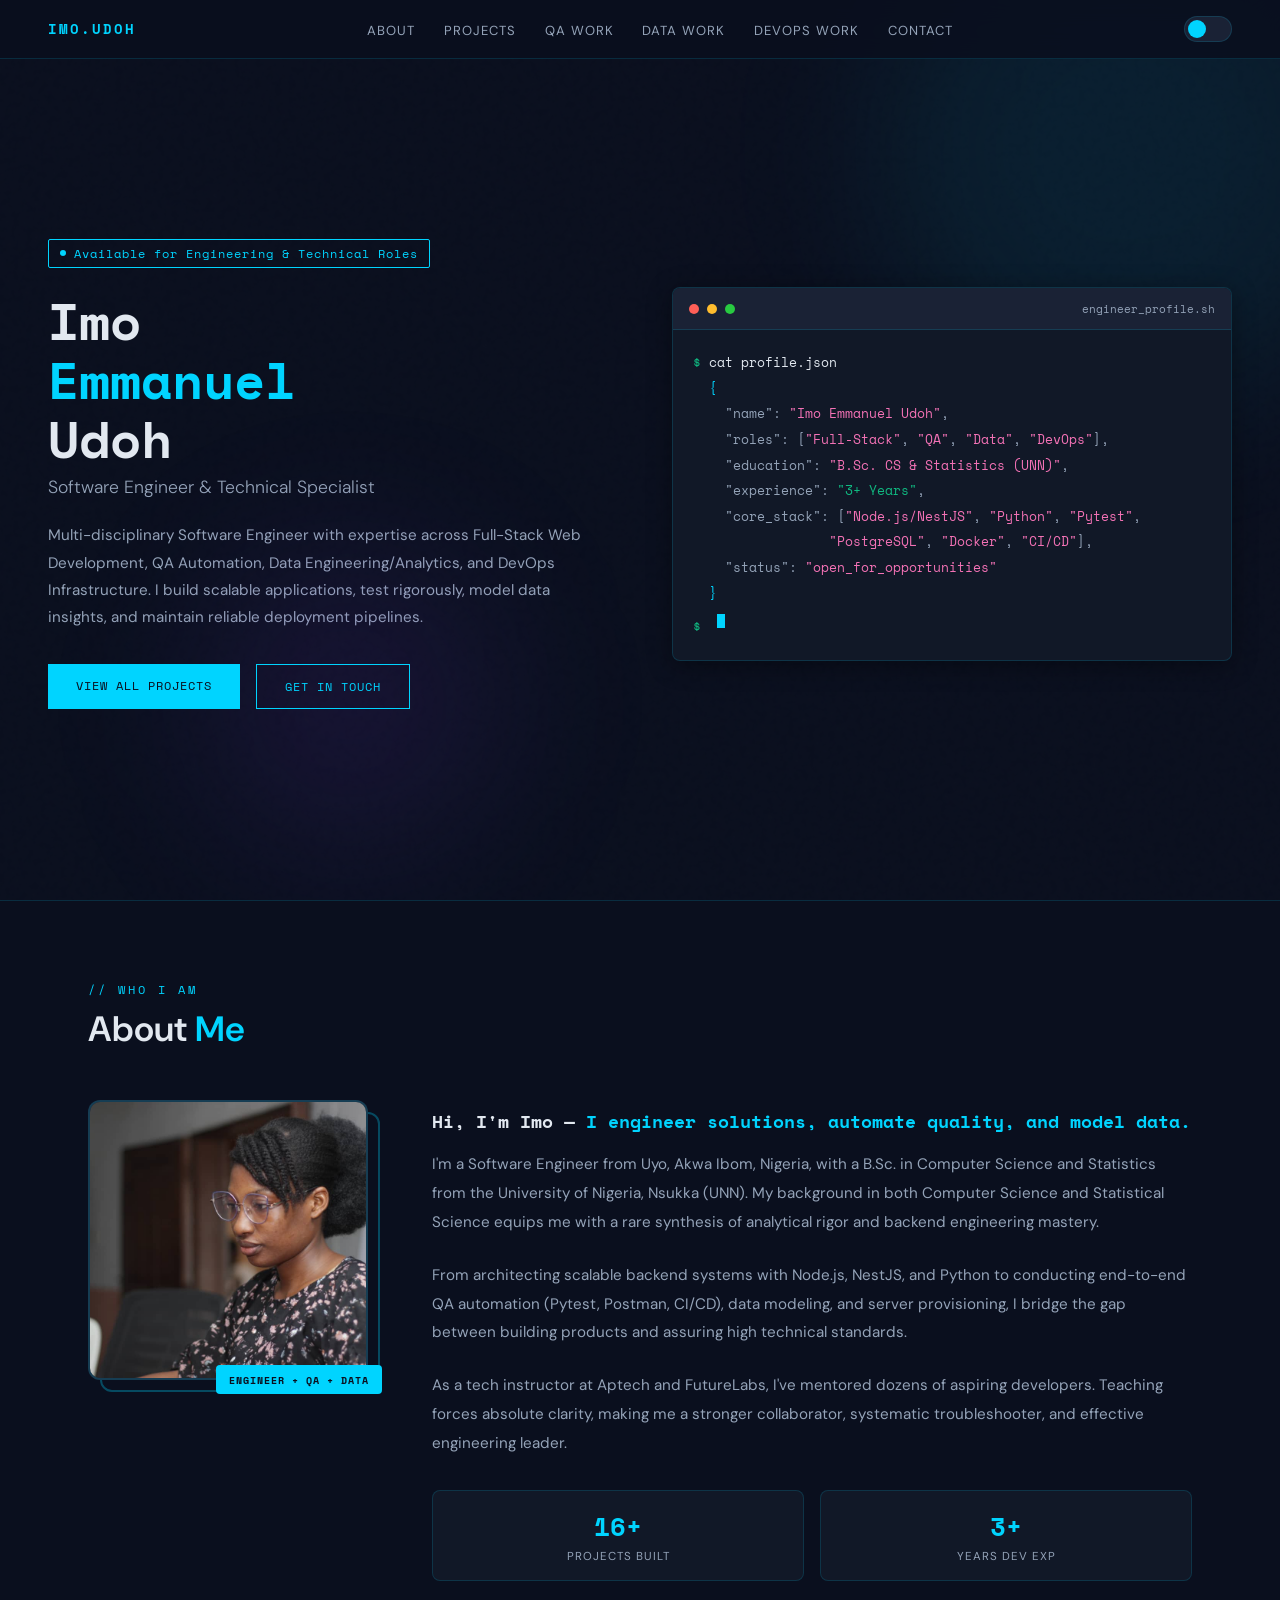
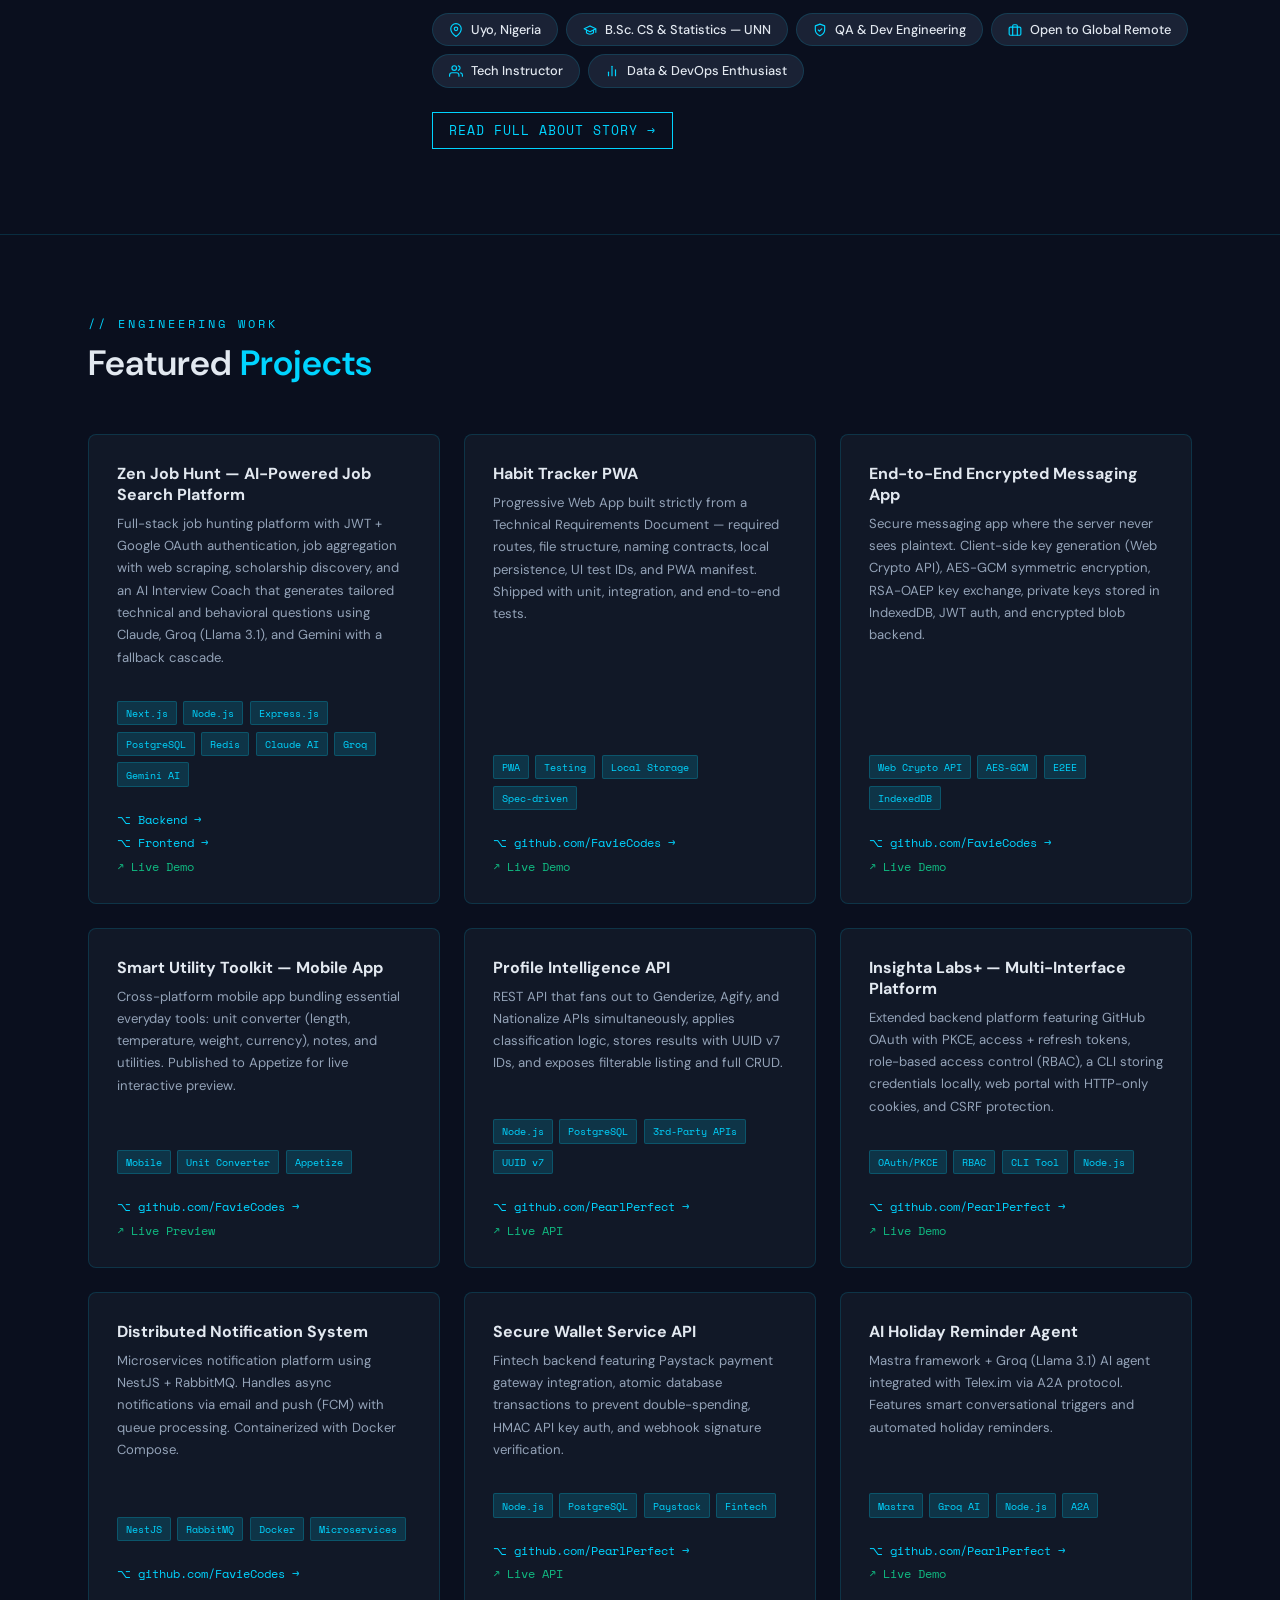
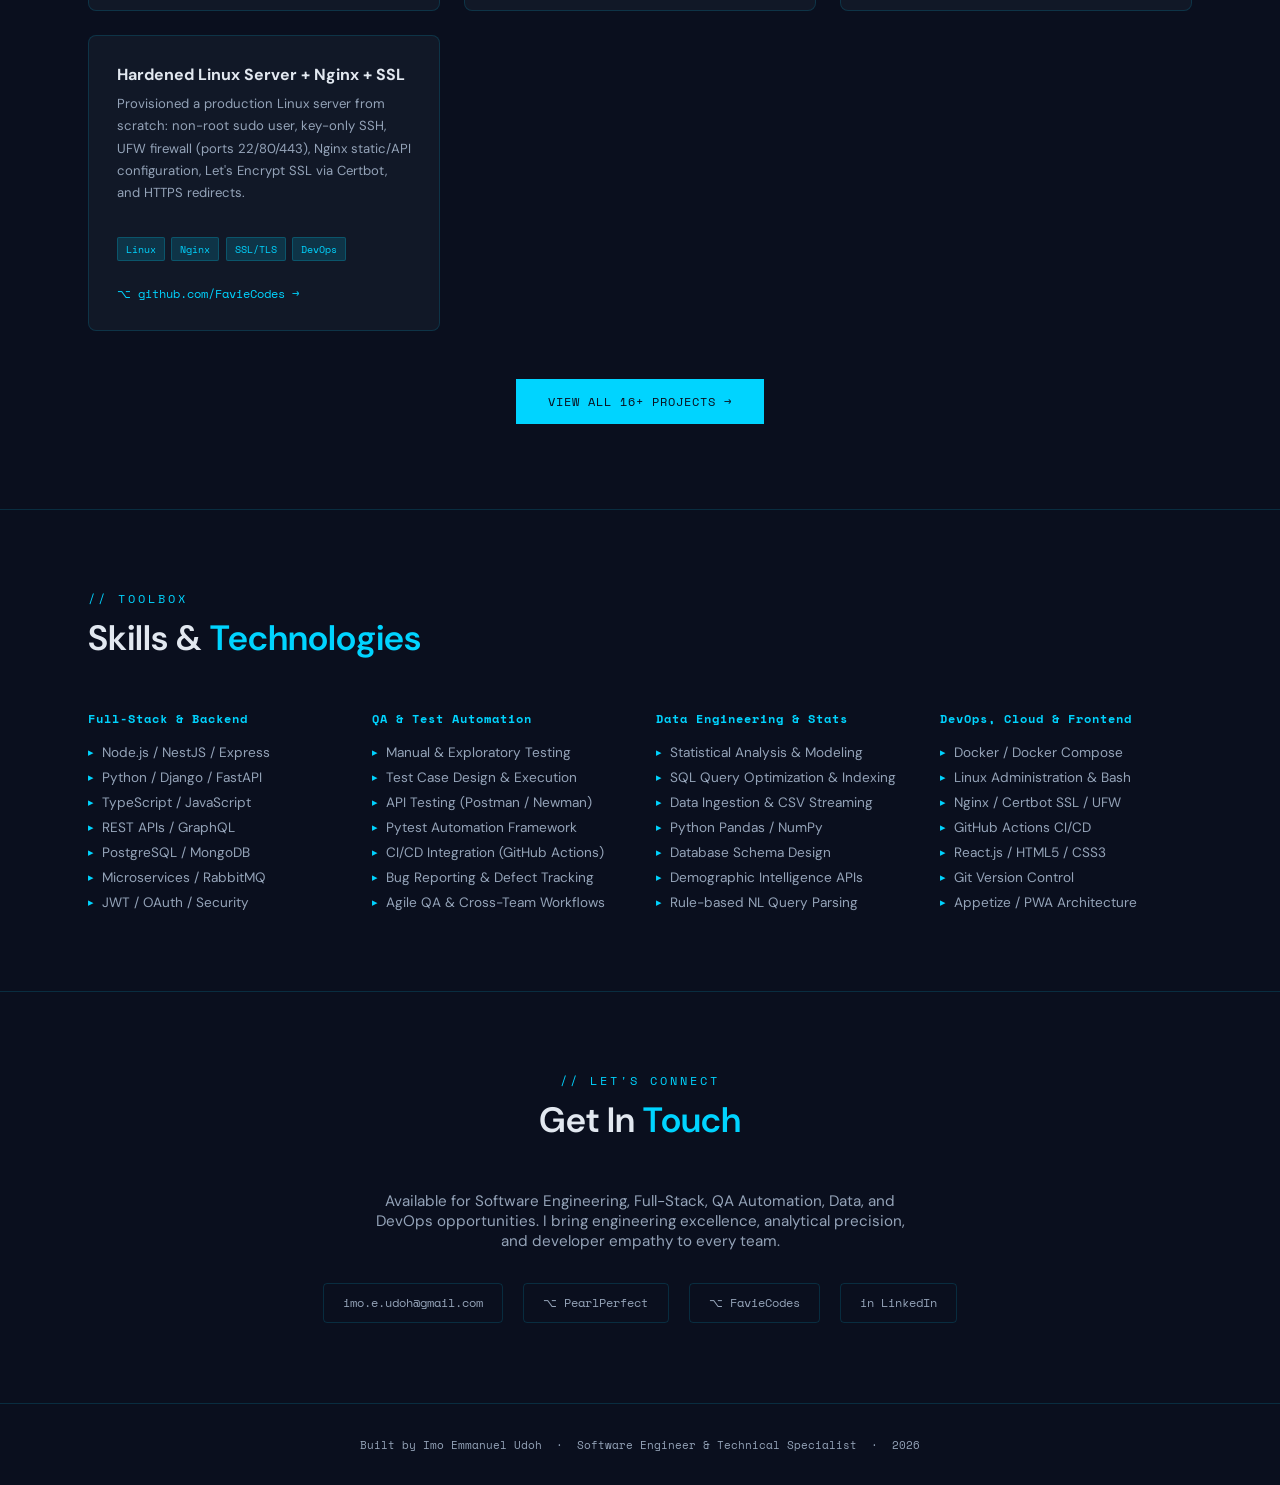
<file: index.html>
<!DOCTYPE html>
<html lang="en" data-theme="dark">
<head>
<meta charset="UTF-8"/>
<meta name="viewport" content="width=device-width, initial-scale=1.0"/>
<title>Imo Emmanuel Udoh — Software Engineer | QA, Data & DevOps</title>
<meta name="description" content="Official Portfolio of Imo Emmanuel Udoh — Multi-Disciplinary Software Engineer specializing in Full-Stack Development, QA Automation, Data Engineering, and DevOps Infrastructure."/>
<link href="https://fonts.googleapis.com/css2?family=Space+Mono:wght@400;700&family=DM+Sans:wght@300;400;500;600;700&display=swap" rel="stylesheet"/>
<link rel="stylesheet" href="./asset/styles.css"/>
</head>
<body>
<!-- GLOBAL LOADER -->
<div id="globalLoader">
  <div class="logo-spinner-wrap">
    <div class="logo-ring"></div>
    <span class="logo-spinner-name">IMO.UDOH</span>
  </div>
</div>


<!-- ─── NAV ─── -->
<nav>
  <div class="nav-logo"><a href="index.html">IMO.UDOH</a></div>
  <button class="mobile-menu-btn" id="mobileMenuBtn" aria-label="Toggle navigation menu">☰</button>
  <ul class="nav-links">
    <li><a href="about.html">About</a></li>
    <li><a href="projects.html">Projects</a></li>
    <li><a href="qa-work.html">QA Work</a></li>
    <li><a href="data-work.html">Data Work</a></li>
    <li><a href="devops-work.html">DevOps Work</a></li>
    <li><a href="#contact" id="navContactLink">Contact</a></li>
  </ul>
  <div class="theme-toggle-wrapper">
    <button class="theme-toggle" id="themeToggle" aria-label="Toggle light/dark mode"></button>
  </div>
</nav>

<!-- ─── HERO ─── -->
<div id="hero">
  <div class="hero-bg-orb orb1"></div>
  <div class="hero-bg-orb orb2"></div>
  <div class="hero-grid">
    <div>
      <div class="hero-tag">Available for Engineering & Technical Roles</div>
      <h1>Imo<br/><span>Emmanuel</span><br/>Udoh</h1>
      <p class="hero-role">Software Engineer &amp; Technical Specialist</p>
      <p class="hero-desc">
        Multi-disciplinary Software Engineer with expertise across Full-Stack Web Development, QA Automation, Data Engineering/Analytics, and DevOps Infrastructure. I build scalable applications, test rigorously, model data insights, and maintain reliable deployment pipelines.
      </p>
      <div class="hero-cta">
        <a href="projects.html" class="btn btn-primary">VIEW ALL PROJECTS</a>
        <a href="#contact" class="btn btn-outline">GET IN TOUCH</a>
      </div>
    </div>
    <div class="hero-terminal">
      <div class="term-header">
        <div class="dot r"></div>
        <div class="dot y"></div>
        <div class="dot g"></div>
        <span class="term-title">engineer_profile.sh</span>
      </div>
      <div class="term-body">
        <div class="term-line"><span class="prompt">$</span><span class="cmd"> cat profile.json</span></div>
        <div class="out"><span class="hi">{</span></div>
        <div class="out">&nbsp;&nbsp;"name": <span class="hi2">"Imo Emmanuel Udoh"</span>,</div>
        <div class="out">&nbsp;&nbsp;"roles": [<span class="hi2">"Full-Stack"</span>, <span class="hi2">"QA"</span>, <span class="hi2">"Data"</span>, <span class="hi2">"DevOps"</span>],</div>
        <div class="out">&nbsp;&nbsp;"education": <span class="hi2">"B.Sc. CS &amp; Statistics (UNN)"</span>,</div>
        <div class="out">&nbsp;&nbsp;"experience": <span class="hi3">"3+ Years"</span>,</div>
        <div class="out">&nbsp;&nbsp;"core_stack": [<span class="hi2">"Node.js/NestJS"</span>, <span class="hi2">"Python"</span>, <span class="hi2">"Pytest"</span>,</div>
        <div class="out">&nbsp;&nbsp;&nbsp;&nbsp;&nbsp;&nbsp;&nbsp;&nbsp;&nbsp;&nbsp;&nbsp;&nbsp;&nbsp;&nbsp;&nbsp;<span class="hi2">"PostgreSQL"</span>, <span class="hi2">"Docker"</span>, <span class="hi2">"CI/CD"</span>],</div>
        <div class="out">&nbsp;&nbsp;"status": <span class="hi2">"open_for_opportunities"</span></div>
        <div class="out"><span class="hi">}</span></div>
        <div class="term-line" style="margin-top:0.5rem">
          <span class="prompt">$</span><span class="cmd"> </span><span class="cursor"></span>
        </div>
      </div>
    </div>
  </div>
</div>

<div class="divider"></div>

<!-- ─── ABOUT (LANDING PAGE PRESERVED SECTION) ─── -->
<section id="about">
  <div class="section-label">// who I am</div>
  <h2 class="section-title">About <span>Me</span></h2>
  <div class="about-grid">

    <div class="about-photo-wrapper fade-in">
      <img src="./asset/images/my_picture.jpeg" alt="Imo Emmanuel Udoh" class="about-photo"/>
      <div class="about-photo-frame"></div>
      <div class="about-photo-badge">ENGINEER + QA + DATA</div>
    </div>

    <div class="about-content fade-in">
      <h3>Hi, I'm Imo — <span>I engineer solutions, automate quality, and model data.</span></h3>

      <p class="about-bio">
        I'm a Software Engineer from Uyo, Akwa Ibom, Nigeria, with a B.Sc. in Computer Science and Statistics from the University of Nigeria, Nsukka (UNN). My background in both Computer Science and Statistical Science equips me with a rare synthesis of analytical rigor and backend engineering mastery.
      </p>

      <p class="about-bio" style="margin-top:1rem;">
        From architecting scalable backend systems with Node.js, NestJS, and Python to conducting end-to-end QA automation (Pytest, Postman, CI/CD), data modeling, and server provisioning, I bridge the gap between building products and assuring high technical standards.
      </p>

      <p class="about-bio" style="margin-top:1rem;">
        As a tech instructor at Aptech and FutureLabs, I've mentored dozens of aspiring developers. Teaching forces absolute clarity, making me a stronger collaborator, systematic troubleshooter, and effective engineering leader.
      </p>

      <div class="about-stats">
        <div class="stat-box">
          <span class="stat-number">16+</span>
          <div class="stat-label">Projects Built</div>
        </div>
        <div class="stat-box">
          <span class="stat-number">3+</span>
          <div class="stat-label">Years Dev Exp</div>
        </div>
      </div>

      <div class="about-chips">
        <span class="fancy-chip">
          <svg viewBox="0 0 24 24" fill="none" stroke="currentColor" stroke-width="2" stroke-linecap="round" stroke-linejoin="round">
            <path d="M21 10c0 7-9 13-9 13s-9-6-9-13a9 9 0 0 1 18 0z" /><circle cx="12" cy="10" r="3" />
          </svg>
          Uyo, Nigeria
        </span>
        <span class="fancy-chip">
          <svg viewBox="0 0 24 24" fill="none" stroke="currentColor" stroke-width="2" stroke-linecap="round" stroke-linejoin="round">
            <path d="M22 10v6M2 10l10-5 10 5-10 5z" /><path d="M6 12v5c3 3 9 3 12 0v-5" />
          </svg>
          B.Sc. CS &amp; Statistics — UNN
        </span>
        <span class="fancy-chip">
          <svg viewBox="0 0 24 24" fill="none" stroke="currentColor" stroke-width="2" stroke-linecap="round" stroke-linejoin="round">
            <path d="M12 22s8-4 8-10V5l-8-3-8 3v7c0 6 8 10 8 10z" /><path d="m9 12 2 2 4-4" />
          </svg>
          QA &amp; Dev Engineering
        </span>
        <span class="fancy-chip">
          <svg viewBox="0 0 24 24" fill="none" stroke="currentColor" stroke-width="2" stroke-linecap="round" stroke-linejoin="round">
            <rect x="2" y="7" width="20" height="14" rx="2" /><path d="M16 21V5a2 2 0 0 0-2-2h-4a2 2 0 0 0-2 2v16" />
          </svg>
          Open to Global Remote
        </span>
        <span class="fancy-chip">
          <svg viewBox="0 0 24 24" fill="none" stroke="currentColor" stroke-width="2" stroke-linecap="round" stroke-linejoin="round">
            <path d="M17 21v-2a4 4 0 0 0-4-4H5a4 4 0 0 0-4 4v2" /><circle cx="9" cy="7" r="4" />
            <path d="M23 21v-2a4 4 0 0 0-3-3.87" /><path d="M16 3.13a4 4 0 0 1 0 7.75" />
          </svg>
          Tech Instructor
        </span>
        <span class="fancy-chip">
          <svg viewBox="0 0 24 24" fill="none" stroke="currentColor" stroke-width="2" stroke-linecap="round" stroke-linejoin="round">
            <line x1="18" y1="20" x2="18" y2="10" /><line x1="12" y1="20" x2="12" y2="4" /><line x1="6" y1="20" x2="6" y2="14" />
          </svg>
          Data &amp; DevOps Enthusiast
        </span>
      </div>
      
      <div style="margin-top: 1.5rem;">
        <a href="about.html" class="btn btn-outline" style="font-size: 0.8rem; padding: 0.5rem 1rem;">READ FULL ABOUT STORY →</a>
      </div>
    </div>

  </div>
</section>

<div class="divider"></div>

<!-- ─── FEATURED PROJECTS (9 PROJECTS ON LANDING PAGE) ─── -->
<section id="projects">
  <div class="section-label">// engineering work</div>
  <h2 class="section-title">Featured <span>Projects</span></h2>
  <div class="projects-grid">

    <!-- Project 1 -->
    <div class="project-card fade-in">
      <h3>Zen Job Hunt — AI-Powered Job Search Platform</h3>
      <p>Full-stack job hunting platform with JWT + Google OAuth authentication, job aggregation with web scraping, scholarship discovery, and an AI Interview Coach that generates tailored technical and behavioral questions using Claude, Groq (Llama 3.1), and Gemini with a fallback cascade.</p>
      <div class="stage-tags" style="margin-bottom:1rem"><span class="tag">Next.js</span><span class="tag">Node.js</span><span class="tag">Express.js</span><span class="tag">PostgreSQL</span><span class="tag">Redis</span><span class="tag">Claude AI</span><span class="tag">Groq</span><span class="tag">Gemini AI</span></div>
      <div class="project-links">
        <a href="https://github.com/FavieCodes/Zen-job-hunt" class="project-link" target="_blank">⌥ Backend →</a>
        <a href="https://github.com/FavieCodes/job-hunt-frontend" class="project-link" target="_blank">⌥ Frontend →</a>
        <a href="https://job-hunt-frontend-gold.vercel.app/" class="project-link live" target="_blank">↗ Live Demo</a>
      </div>
    </div>

    <!-- Project 2 -->
    <div class="project-card fade-in">
      <h3>Habit Tracker PWA</h3>
      <p>Progressive Web App built strictly from a Technical Requirements Document — required routes, file structure, naming contracts, local persistence, UI test IDs, and PWA manifest. Shipped with unit, integration, and end-to-end tests.</p>
      <div class="stage-tags" style="margin-bottom:1rem"><span class="tag">PWA</span><span class="tag">Testing</span><span class="tag">Local Storage</span><span class="tag">Spec-driven</span></div>
      <div class="project-links">
        <a href="https://github.com/FavieCodes/Hng14_frontend_task_three" class="project-link" target="_blank">⌥ github.com/FavieCodes →</a>
        <a href="https://hng14-frontend-task-three.vercel.app/" class="project-link live" target="_blank">↗ Live Demo</a>
      </div>
    </div>

    <!-- Project 2 -->
    <div class="project-card fade-in">
      <h3>End-to-End Encrypted Messaging App</h3>
      <p>Secure messaging app where the server never sees plaintext. Client-side key generation (Web Crypto API), AES-GCM symmetric encryption, RSA-OAEP key exchange, private keys stored in IndexedDB, JWT auth, and encrypted blob backend.</p>
      <div class="stage-tags" style="margin-bottom:1rem"><span class="tag">Web Crypto API</span><span class="tag">AES-GCM</span><span class="tag">E2EE</span><span class="tag">IndexedDB</span></div>
      <div class="project-links">
        <a href="https://github.com/FavieCodes/whisperbox" class="project-link" target="_blank">⌥ github.com/FavieCodes →</a>
        <a href="https://whisperbox-pi.vercel.app/register" class="project-link live" target="_blank">↗ Live Demo</a>
      </div>
    </div>

    <!-- Project 3 -->
    <div class="project-card fade-in">
      <h3>Smart Utility Toolkit — Mobile App</h3>
      <p>Cross-platform mobile app bundling essential everyday tools: unit converter (length, temperature, weight, currency), notes, and utilities. Published to Appetize for live interactive preview.</p>
      <div class="stage-tags" style="margin-bottom:1rem"><span class="tag">Mobile</span><span class="tag">Unit Converter</span><span class="tag">Appetize</span></div>
      <div class="project-links">
        <a href="https://github.com/FavieCodes/Hng14_mobile_task_zero" class="project-link" target="_blank">⌥ github.com/FavieCodes →</a>
        <a href="https://appetize.io/embed/b_2zsezv2jjwarcqcgiqfygq2fqu" class="project-link live" target="_blank">↗ Live Preview</a>
      </div>
    </div>

    <!-- Project 4 -->
    <div class="project-card fade-in">
      <h3>Profile Intelligence API</h3>
      <p>REST API that fans out to Genderize, Agify, and Nationalize APIs simultaneously, applies classification logic, stores results with UUID v7 IDs, and exposes filterable listing and full CRUD.</p>
      <div class="stage-tags" style="margin-bottom:1rem"><span class="tag">Node.js</span><span class="tag">PostgreSQL</span><span class="tag">3rd-Party APIs</span><span class="tag">UUID v7</span></div>
      <div class="project-links">
        <a href="https://github.com/PearlPerfect/hng14-backendNode.js_stage1" class="project-link" target="_blank">⌥ github.com/PearlPerfect →</a>
        <a href="https://hng14-backend-node-js-stage1.vercel.app/" class="project-link live" target="_blank">↗ Live API</a>
      </div>
    </div>

    <!-- Project 5 -->
    <div class="project-card fade-in">
      <h3>Insighta Labs+ — Multi-Interface Platform</h3>
      <p>Extended backend platform featuring GitHub OAuth with PKCE, access + refresh tokens, role-based access control (RBAC), a CLI storing credentials locally, web portal with HTTP-only cookies, and CSRF protection.</p>
      <div class="stage-tags" style="margin-bottom:1rem"><span class="tag">OAuth/PKCE</span><span class="tag">RBAC</span><span class="tag">CLI Tool</span><span class="tag">Node.js</span></div>
      <div class="project-links">
        <a href="https://github.com/PearlPerfect/hng14-backendNode.js_stage3_backend" class="project-link" target="_blank">⌥ github.com/PearlPerfect →</a>
        <a href="https://hng14-backend-node-js-stage3-fronte.vercel.app" class="project-link live" target="_blank">↗ Live Demo</a>
      </div>
    </div>

    <!-- Project 6 -->
    <div class="project-card fade-in">
      <h3>Distributed Notification System</h3>
      <p>Microservices notification platform using NestJS + RabbitMQ. Handles async notifications via email and push (FCM) with queue processing. Containerized with Docker Compose.</p>
      <div class="stage-tags" style="margin-bottom:1rem"><span class="tag">NestJS</span><span class="tag">RabbitMQ</span><span class="tag">Docker</span><span class="tag">Microservices</span></div>
      <div class="project-links">
        <a href="https://github.com/FavieCodes" class="project-link" target="_blank">⌥ github.com/FavieCodes →</a>
      </div>
    </div>

    <!-- Project 7 -->
    <div class="project-card fade-in">
      <h3>Secure Wallet Service API</h3>
      <p>Fintech backend featuring Paystack payment gateway integration, atomic database transactions to prevent double-spending, HMAC API key auth, and webhook signature verification.</p>
      <div class="stage-tags" style="margin-bottom:1rem"><span class="tag">Node.js</span><span class="tag">PostgreSQL</span><span class="tag">Paystack</span><span class="tag">Fintech</span></div>
      <div class="project-links">
        <a href="https://github.com/PearlPerfect/wallet-service" class="project-link" target="_blank">⌥ github.com/PearlPerfect →</a>
        <a href="https://wallet-service-83s5.onrender.com/" class="project-link live" target="_blank">↗ Live API</a>
      </div>
    </div>

    <!-- Project 8 -->
    <div class="project-card fade-in">
      <h3>AI Holiday Reminder Agent</h3>
      <p>Mastra framework + Groq (Llama 3.1) AI agent integrated with Telex.im via A2A protocol. Features smart conversational triggers and automated holiday reminders.</p>
      <div class="stage-tags" style="margin-bottom:1rem"><span class="tag">Mastra</span><span class="tag">Groq AI</span><span class="tag">Node.js</span><span class="tag">A2A</span></div>
      <div class="project-links">
        <a href="https://github.com/PearlPerfect/agent-reminder" class="project-link" target="_blank">⌥ github.com/PearlPerfect →</a>
        <a href="https://agent-reminder.vercel.app/" class="project-link live" target="_blank">↗ Live Demo</a>
      </div>
    </div>

    <!-- Project 9 -->
    <div class="project-card fade-in">
      <h3>Hardened Linux Server + Nginx + SSL</h3>
      <p>Provisioned a production Linux server from scratch: non-root sudo user, key-only SSH, UFW firewall (ports 22/80/443), Nginx static/API configuration, Let's Encrypt SSL via Certbot, and HTTPS redirects.</p>
      <div class="stage-tags" style="margin-bottom:1rem"><span class="tag">Linux</span><span class="tag">Nginx</span><span class="tag">SSL/TLS</span><span class="tag">DevOps</span></div>
      <div class="project-links">
        <a href="https://github.com/FavieCodes" class="project-link" target="_blank">⌥ github.com/FavieCodes →</a>
      </div>
    </div>

  </div>

  <div class="view-more-container">
    <a href="projects.html" class="btn btn-primary" style="padding: 0.8rem 2rem;">VIEW ALL 16+ PROJECTS →</a>
  </div>
</section>

<div class="divider"></div>

<!-- ─── SKILLS & TOOLBOX ─── -->
<section id="skills">
  <div class="section-label">// toolbox</div>
  <h2 class="section-title">Skills &amp; <span>Technologies</span></h2>
  <div class="skills-wrapper">

    <div class="skill-group fade-in">
      <h3>Full-Stack &amp; Backend</h3>
      <ul class="skill-list">
        <li>Node.js / NestJS / Express</li>
        <li>Python / Django / FastAPI</li>
        <li>TypeScript / JavaScript</li>
        <li>REST APIs / GraphQL</li>
        <li>PostgreSQL / MongoDB</li>
        <li>Microservices / RabbitMQ</li>
        <li>JWT / OAuth / Security</li>
      </ul>
    </div>

    <div class="skill-group fade-in">
      <h3>QA &amp; Test Automation</h3>
      <ul class="skill-list">
        <li>Manual &amp; Exploratory Testing</li>
        <li>Test Case Design &amp; Execution</li>
        <li>API Testing (Postman / Newman)</li>
        <li>Pytest Automation Framework</li>
        <li>CI/CD Integration (GitHub Actions)</li>
        <li>Bug Reporting &amp; Defect Tracking</li>
        <li>Agile QA &amp; Cross-Team Workflows</li>
      </ul>
    </div>

    <div class="skill-group fade-in">
      <h3>Data Engineering &amp; Stats</h3>
      <ul class="skill-list">
        <li>Statistical Analysis &amp; Modeling</li>
        <li>SQL Query Optimization &amp; Indexing</li>
        <li>Data Ingestion &amp; CSV Streaming</li>
        <li>Python Pandas / NumPy</li>
        <li>Database Schema Design</li>
        <li>Demographic Intelligence APIs</li>
        <li>Rule-based NL Query Parsing</li>
      </ul>
    </div>

    <div class="skill-group fade-in">
      <h3>DevOps, Cloud &amp; Frontend</h3>
      <ul class="skill-list">
        <li>Docker / Docker Compose</li>
        <li>Linux Administration &amp; Bash</li>
        <li>Nginx / Certbot SSL / UFW</li>
        <li>GitHub Actions CI/CD</li>
        <li>React.js / HTML5 / CSS3</li>
        <li>Git Version Control</li>
        <li>Appetize / PWA Architecture</li>
      </ul>
    </div>

  </div>
</section>

<div class="divider"></div>

<!-- ─── CONTACT ─── -->
<section id="contact">
  <div class="section-label">// let's connect</div>
  <h2 class="section-title">Get In <span>Touch</span></h2>
  <p style="color:var(--muted);font-size:0.95rem;max-width:550px;margin:0 auto;">
    Available for Software Engineering, Full-Stack, QA Automation, Data, and DevOps opportunities. I bring engineering excellence, analytical precision, and developer empathy to every team.
  </p>
  <div class="contact-links">
    <a href="mailto:imo.e.udoh@gmail.com" class="contact-link">imo.e.udoh@gmail.com</a>
    <a href="https://github.com/PearlPerfect" class="contact-link" target="_blank" rel="noopener noreferrer">⌥ PearlPerfect</a>
    <a href="https://github.com/FavieCodes" class="contact-link" target="_blank" rel="noopener noreferrer">⌥ FavieCodes</a>
    <a href="https://linkedin.com/in/imo-udoh-747347197" class="contact-link" target="_blank" rel="noopener noreferrer">in LinkedIn</a>
  </div>
</section>

<footer>
  <p>Built by Imo Emmanuel Udoh &nbsp;·&nbsp; Software Engineer &amp; Technical Specialist &nbsp;·&nbsp; 2026</p>
</footer>

<!-- ─── CONTACT MODAL ─── -->
<div class="contact-modal-overlay" id="contactModalOverlay" role="dialog" aria-modal="true" aria-label="Contact Form">
  <div class="contact-modal">
    <button class="modal-close-btn" id="closeContactModal" aria-label="Close contact form">✕</button>
    <div class="section-label" style="margin-bottom:0.5rem">// get in touch</div>
    <h2 class="modal-title">Send a <span>Message</span></h2>
    <p class="modal-subtitle">Fill in the form and I'll get back to you via email.</p>
    <form class="contact-form" id="contactForm">
      <div class="form-row">
        <div class="form-group">
          <label for="contactName">Your Name</label>
          <input type="text" id="contactName" name="Name" placeholder="John Doe" required />
        </div>
        <div class="form-group">
          <label for="contactEmail">Your Email</label>
          <input type="email" id="contactEmail" name="Email" placeholder="john@example.com" required />
        </div>
      </div>
      <div class="form-group">
        <label for="contactSubject">Subject</label>
        <input type="text" id="contactSubject" name="Subject" placeholder="Project Inquiry / Job Opportunity" required />
      </div>
      <div class="form-group">
        <label for="contactMessage">Message</label>
        <textarea id="contactMessage" name="Message" rows="5" placeholder="Hi Imo, I'd like to discuss..." required></textarea>
      </div>
      <button type="submit" class="submit-btn">
        <span>Send Message</span>
        <span class="btn-arrow">→</span>
      </button>
    </form>
  </div>
</div>

<!-- ─── SCRIPTS ─── -->
<script src="./asset/scripts.js"></script>
</body>
</html>
</file>
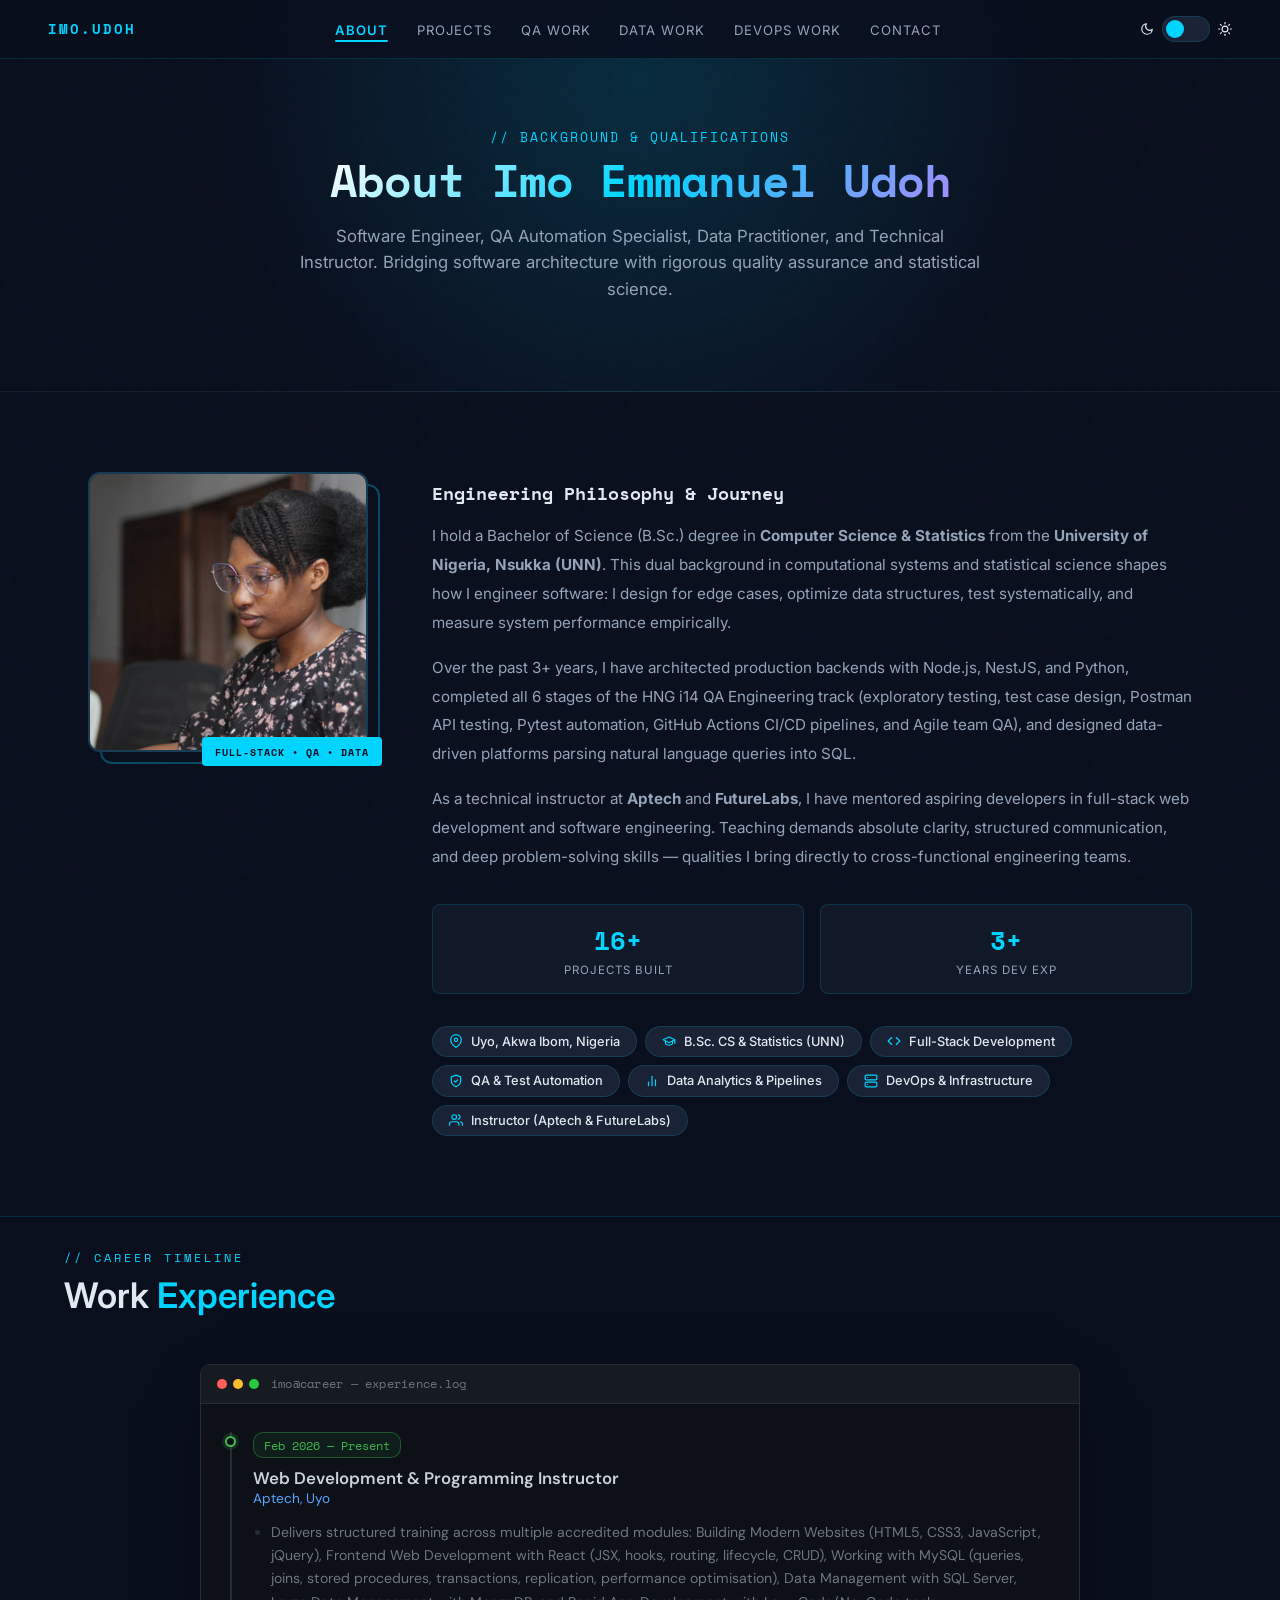
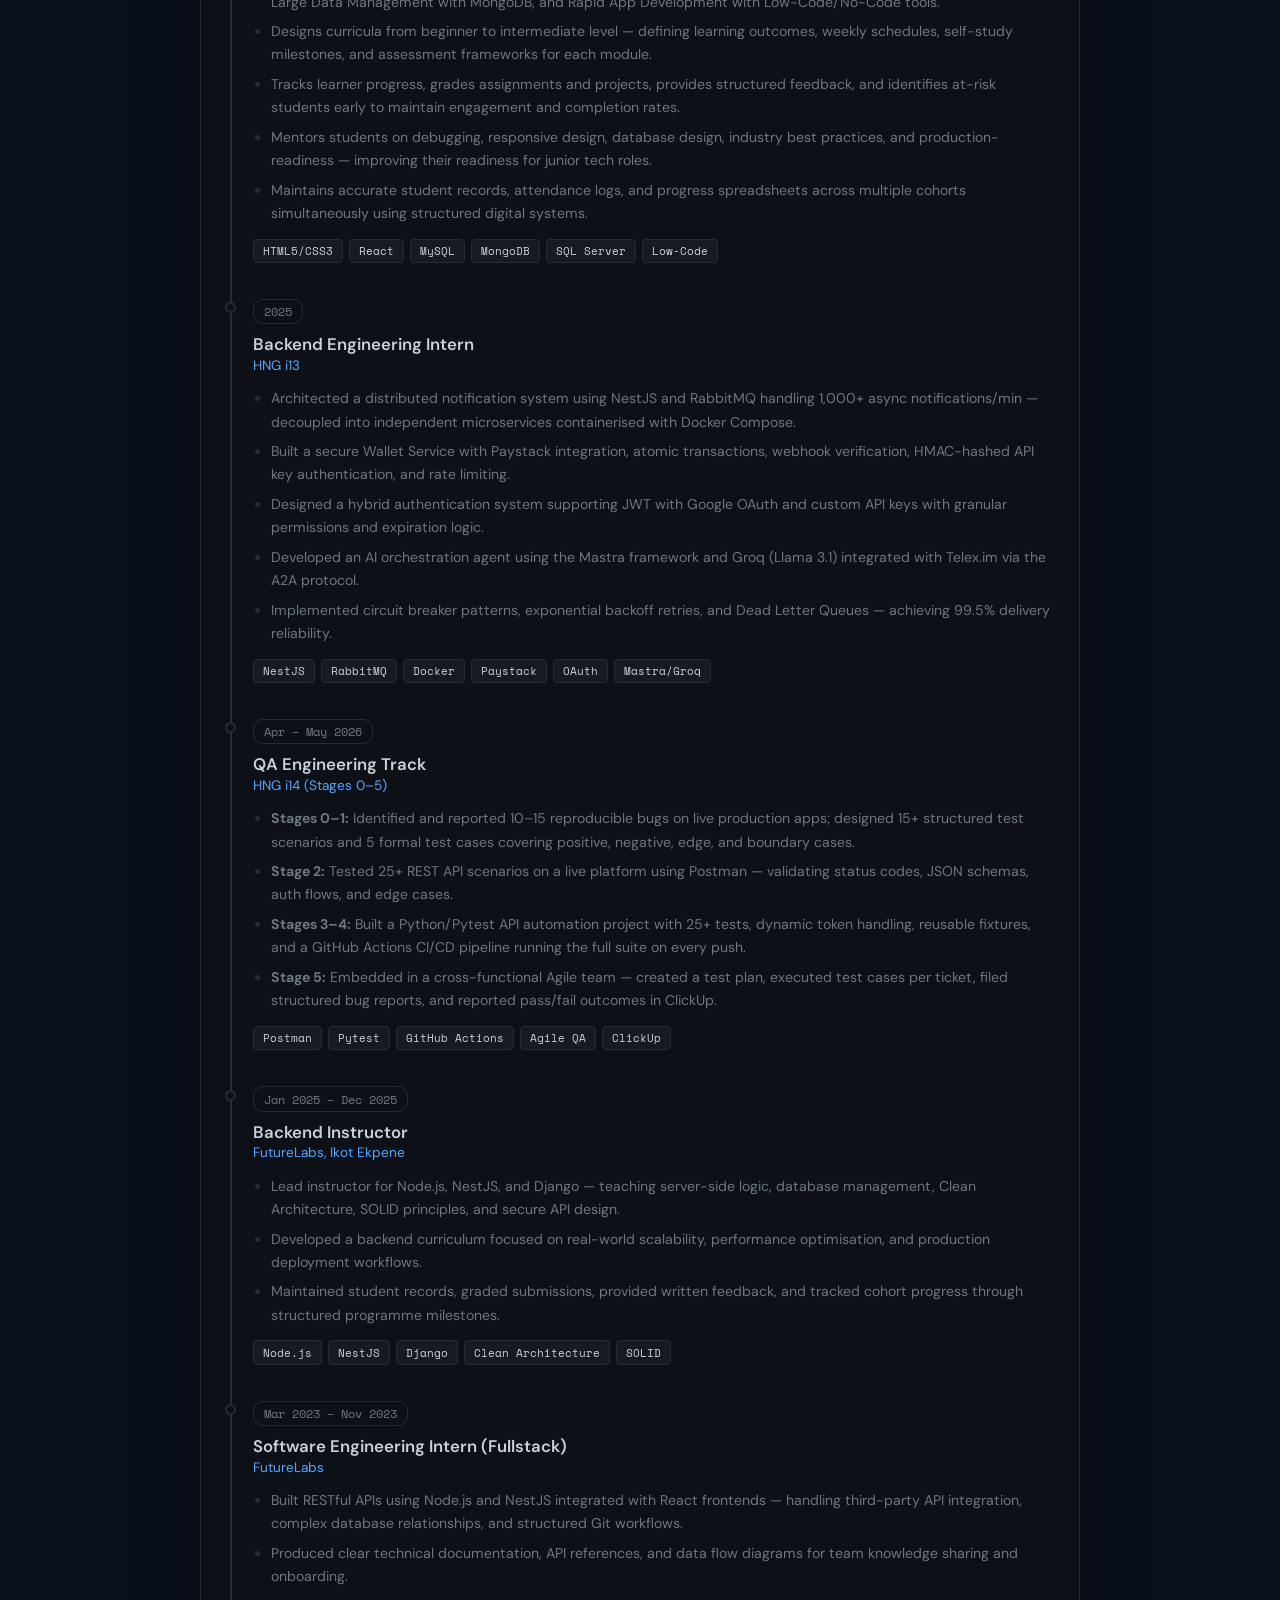
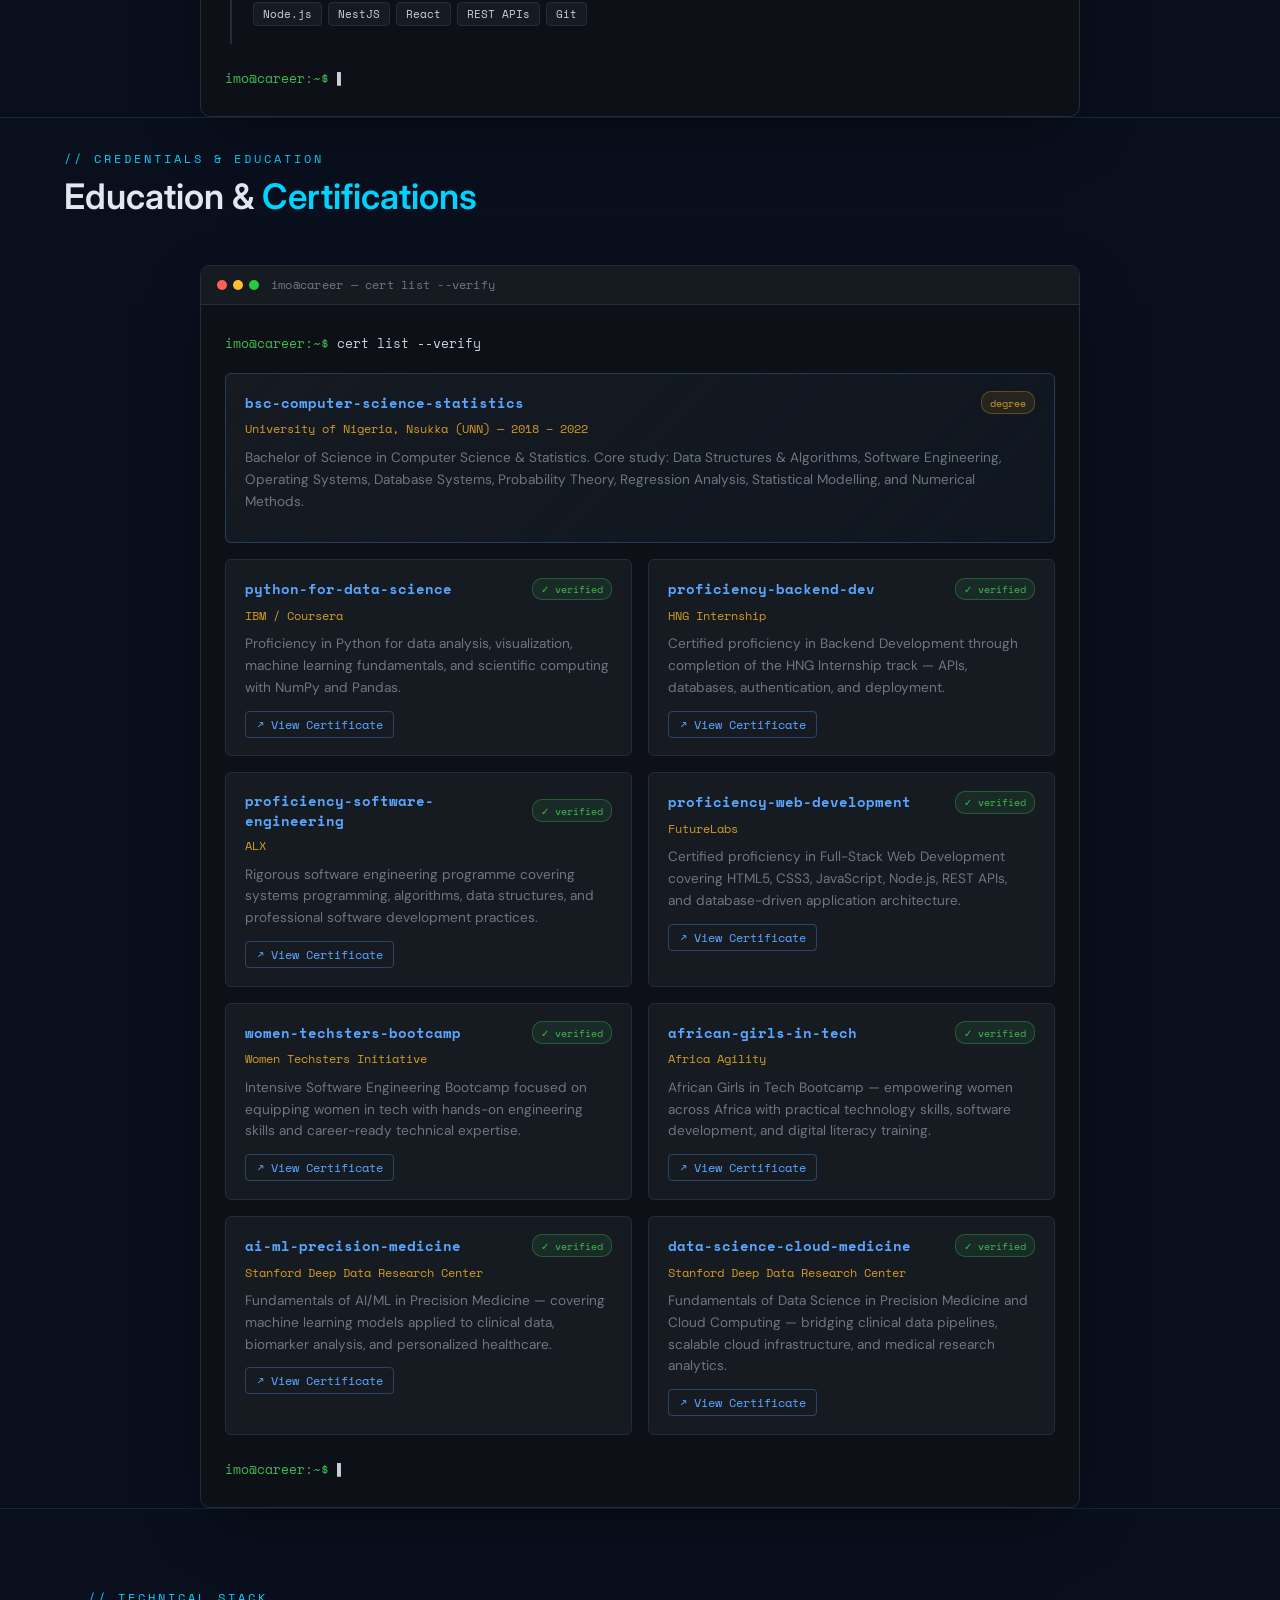
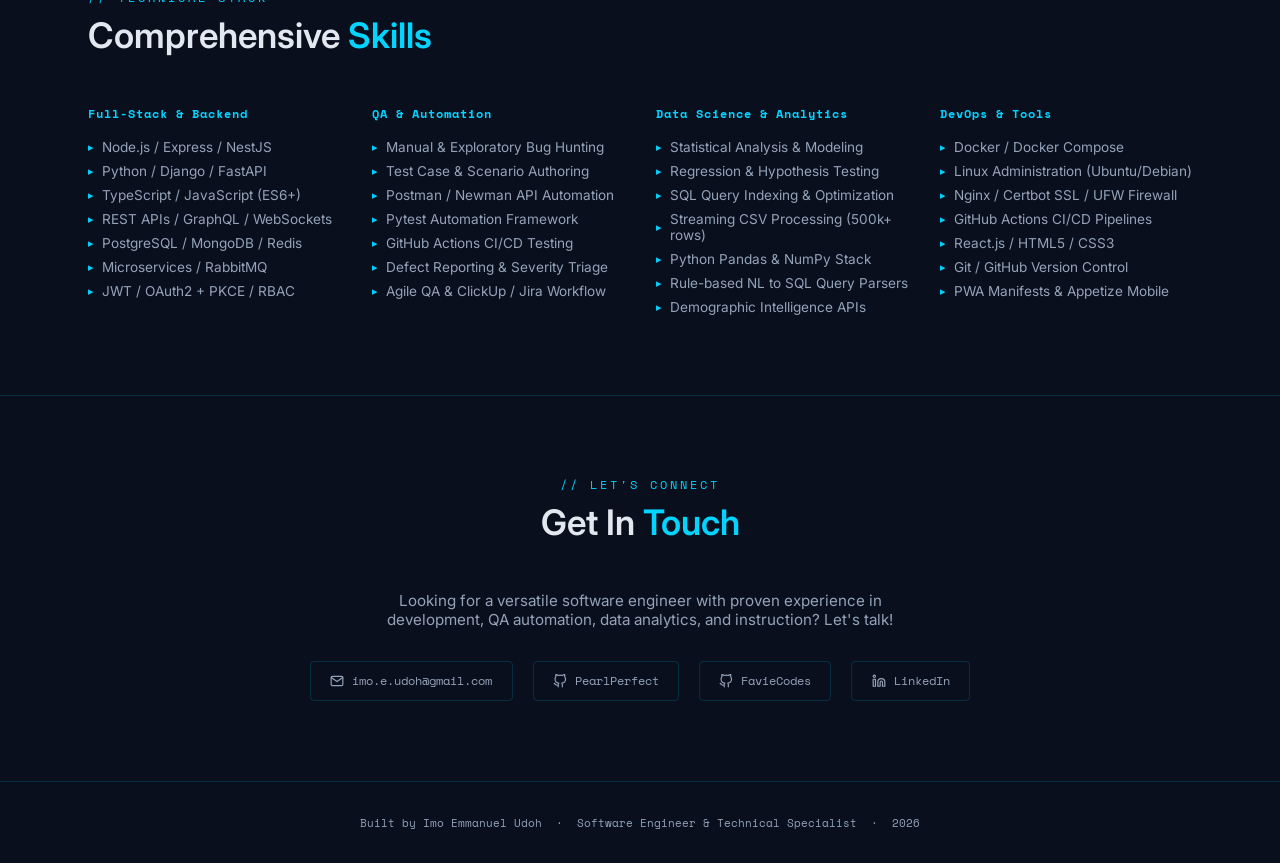
<file: about.html>
<!DOCTYPE html>
<html lang="en" data-theme="dark">

<head>
  <meta charset="UTF-8" />
  <meta name="viewport" content="width=device-width, initial-scale=1.0" />
  <title>About Me — Imo Emmanuel Udoh | Software Engineer</title>
  <meta name="description"
    content="Official profile of Imo Emmanuel Udoh — Software Engineer, QA Specialist, Data Practitioner, and Technical Instructor. Experience, Certifications, and Skills." />
  <link
    href="https://fonts.googleapis.com/css2?family=Inter:wght@300;400;500;600;700&family=Space+Mono:wght@400;700&family=DM+Sans:wght@300;400;500;600;700&display=swap"
    rel="stylesheet" />
  <link rel="stylesheet" href="./asset/styles.css" />
</head>

<body>
<!-- GLOBAL LOADER -->
<div id="globalLoader">
  <div class="logo-spinner-wrap">
    <div class="logo-ring"></div>
    <span class="logo-spinner-name">IMO.UDOH</span>
  </div>
</div>


  <!-- ─── NAV ─── -->
  <nav>
    <div class="nav-logo"><a href="index.html">IMO.UDOH</a></div>
    <button class="mobile-menu-btn" id="mobileMenuBtn" aria-label="Toggle navigation menu">☰</button>
    <ul class="nav-links">
      <li><a href="about.html">About</a></li>
      <li><a href="projects.html">Projects</a></li>
     <li><a href="qa-work.html">QA Work</a></li> 
   <li><a href="data-work.html">Data Work</a></li>
      <li><a href="devops-work.html">DevOps Work</a></li>
      <li><a href="#contact" id="navContactLink">Contact</a></li>
    </ul>
    <div class="theme-toggle-wrapper">
        <svg width="14" height="14" viewBox="0 0 24 24" fill="none" stroke="currentColor" stroke-width="2"
          stroke-linecap="round" stroke-linejoin="round">
          <path d="M21 12.79A9 9 0 1 1 11.21 3 7 7 0 0 0 21 12.79z" />
        </svg>
      </span>
      <button class="theme-toggle" id="themeToggle" aria-label="Toggle light/dark mode"></button>
        <svg width="14" height="14" viewBox="0 0 24 24" fill="none" stroke="currentColor" stroke-width="2"
          stroke-linecap="round" stroke-linejoin="round">
          <circle cx="12" cy="12" r="5" />
          <line x1="12" y1="1" x2="12" y2="3" />
          <line x1="12" y1="21" x2="12" y2="23" />
          <line x1="4.22" y1="4.22" x2="5.64" y2="5.64" />
          <line x1="18.36" y1="18.36" x2="19.78" y2="19.78" />
          <line x1="1" y1="12" x2="3" y2="12" />
          <line x1="21" y1="12" x2="23" y2="12" />
          <line x1="4.22" y1="19.78" x2="5.64" y2="18.36" />
          <line x1="18.36" y1="5.64" x2="19.78" y2="4.22" />
        </svg>
      </span>
    </div>
  </nav>

  <!-- ─── HERO HEADER ─── -->
  <div class="page-hero fancy-hero-bg">
    <div class="section-label">// background &amp; qualifications</div>
    <h1 class="fancy-title-gradient">About Imo Emmanuel Udoh</h1>
    <p class="page-desc">
      Software Engineer, QA Automation Specialist, Data Practitioner, and Technical Instructor. Bridging software
      architecture with rigorous quality assurance and statistical science.
    </p>
  </div>

  <!-- ─── MAIN  BIO ─── -->
  <section id="about-detail">
    <div class="about-grid">

      <div class="about-photo-wrapper fade-in">
        <img src="./asset/images/my_picture.jpeg" alt="Imo Emmanuel Udoh" class="about-photo" />
        <div class="about-photo-frame"></div>
        <div class="about-photo-badge">FULL-STACK • QA • DATA</div>
      </div>

      <div class="about-content fade-in">
        <h3>Engineering Philosophy &amp; Journey</h3>

        <p class="about-bio">
          I hold a Bachelor of Science (B.Sc.) degree in <strong>Computer Science &amp; Statistics</strong> from the
          <strong>University of Nigeria, Nsukka (UNN)</strong>. This dual background in computational systems and
          statistical science shapes how I engineer software: I design for edge cases, optimize data structures, test
          systematically, and measure system performance empirically.
        </p>

        <p class="about-bio">
          Over the past 3+ years, I have architected production backends with Node.js, NestJS, and Python, completed all
          6 stages of the HNG i14 QA Engineering track (exploratory testing, test case design, Postman API testing,
          Pytest automation, GitHub Actions CI/CD pipelines, and Agile team QA), and designed data-driven platforms
          parsing natural language queries into SQL.
        </p>

        <p class="about-bio">
          As a technical instructor at <strong>Aptech</strong> and <strong>FutureLabs</strong>, I have mentored aspiring
          developers in full-stack web development and software engineering. Teaching demands absolute clarity,
          structured communication, and deep problem-solving skills — qualities I bring directly to cross-functional
          engineering teams.
        </p>

        <!-- Stat Counters -->
        <div class="about-stats">
          <div class="stat-box">
            <span class="stat-number">16+</span>
            <div class="stat-label">Projects Built</div>
          </div>
          <div class="stat-box">
            <span class="stat-number">3+</span>
            <div class="stat-label">Years Dev Exp</div>
          </div>
        </div>

        <!--  Chip Badges with SVG icons -->
        <div class="about-chips">
          <span class="fancy-chip">
            <svg viewBox="0 0 24 24" fill="none" stroke="currentColor" stroke-width="2" stroke-linecap="round"
              stroke-linejoin="round">
              <path d="M21 10c0 7-9 13-9 13s-9-6-9-13a9 9 0 0 1 18 0z" />
              <circle cx="12" cy="10" r="3" />
            </svg>
            Uyo, Akwa Ibom, Nigeria
          </span>
          <span class="fancy-chip">
            <svg viewBox="0 0 24 24" fill="none" stroke="currentColor" stroke-width="2" stroke-linecap="round"
              stroke-linejoin="round">
              <path d="M22 10v6M2 10l10-5 10 5-10 5z" />
              <path d="M6 12v5c3 3 9 3 12 0v-5" />
            </svg>
            B.Sc. CS &amp; Statistics (UNN)
          </span>
          <span class="fancy-chip">
            <svg viewBox="0 0 24 24" fill="none" stroke="currentColor" stroke-width="2" stroke-linecap="round"
              stroke-linejoin="round">
              <polyline points="16 18 22 12 16 6" />
              <polyline points="8 6 2 12 8 18" />
            </svg>
            Full-Stack Development
          </span>
          <span class="fancy-chip">
            <svg viewBox="0 0 24 24" fill="none" stroke="currentColor" stroke-width="2" stroke-linecap="round"
              stroke-linejoin="round">
              <path d="M12 22s8-4 8-10V5l-8-3-8 3v7c0 6 8 10 8 10z" />
              <path d="m9 12 2 2 4-4" />
            </svg>
            QA &amp; Test Automation
          </span>
          <span class="fancy-chip">
            <svg viewBox="0 0 24 24" fill="none" stroke="currentColor" stroke-width="2" stroke-linecap="round"
              stroke-linejoin="round">
              <line x1="18" y1="20" x2="18" y2="10" />
              <line x1="12" y1="20" x2="12" y2="4" />
              <line x1="6" y1="20" x2="6" y2="14" />
            </svg>
            Data Analytics &amp; Pipelines
          </span>
          <span class="fancy-chip">
            <svg viewBox="0 0 24 24" fill="none" stroke="currentColor" stroke-width="2" stroke-linecap="round"
              stroke-linejoin="round">
              <rect x="2" y="2" width="20" height="8" rx="2" />
              <rect x="2" y="14" width="20" height="8" rx="2" />
              <line x1="6" y1="6" x2="6.01" y2="6" />
              <line x1="6" y1="18" x2="6.01" y2="18" />
            </svg>
            DevOps &amp; Infrastructure
          </span>
          <span class="fancy-chip">
            <svg viewBox="0 0 24 24" fill="none" stroke="currentColor" stroke-width="2" stroke-linecap="round"
              stroke-linejoin="round">
              <path d="M17 21v-2a4 4 0 0 0-4-4H5a4 4 0 0 0-4 4v2" />
              <circle cx="9" cy="7" r="4" />
              <path d="M23 21v-2a4 4 0 0 0-3-3.87" />
              <path d="M16 3.13a4 4 0 0 1 0 7.75" />
            </svg>
            Instructor (Aptech &amp; FutureLabs)
          </span>
        </div>
      </div>

    </div>
  </section>

  <div class="divider"></div>

  <!-- ═══════════════════════════════════════════════════════════
       WORK EXPERIENCE — terminal design (status labels removed)
       ═══════════════════════════════════════════════════════════ -->
  <section id="experience" class="tl-section">
    <div class="section-label">// career timeline</div>
    <h2 class="section-title">Work <span>Experience</span></h2>

    <div class="tl-terminal fade-in">
      <div class="tl-terminal-bar">
        <div class="tl-dots"><span></span><span></span><span></span></div>
        <div class="tl-tab">imo@career — experience.log</div>
      </div>
      <div class="tl-terminal-body">

        <div class="tl-commit is-active">
          <div class="tl-commit-head">
            <span class="tl-branch">Feb 2026 — Present</span>
          </div>
          <div class="tl-commit-msg"><strong>Web Development &amp; Programming Instructor</strong></div>
          <div class="tl-commit-company">Aptech, Uyo</div>
          <ul class="tl-commit-body">
            <li>Delivers structured training across multiple accredited modules: Building Modern Websites (HTML5, CSS3, JavaScript, jQuery), Frontend Web Development with React (JSX, hooks, routing, lifecycle, CRUD), Working with MySQL (queries, joins, stored procedures, transactions, replication, performance optimisation), Data Management with SQL Server, Large Data Management with MongoDB, and Rapid App Development with Low-Code/No-Code tools.</li>
            <li>Designs curricula from beginner to intermediate level — defining learning outcomes, weekly schedules, self-study milestones, and assessment frameworks for each module.</li>
            <li>Tracks learner progress, grades assignments and projects, provides structured feedback, and identifies at-risk students early to maintain engagement and completion rates.</li>
            <li>Mentors students on debugging, responsive design, database design, industry best practices, and production-readiness — improving their readiness for junior tech roles.</li>
            <li>Maintains accurate student records, attendance logs, and progress spreadsheets across multiple cohorts simultaneously using structured digital systems.</li>
          </ul>
          <div class="tl-commit-tags">
            <span class="tl-tag">HTML5/CSS3</span>
            <span class="tl-tag">React</span>
            <span class="tl-tag">MySQL</span>
            <span class="tl-tag">MongoDB</span>
            <span class="tl-tag">SQL Server</span>
            <span class="tl-tag">Low-Code</span>
          </div>
        </div>

        <div class="tl-commit">
          <div class="tl-commit-head">
            <span class="tl-branch">2025</span>
          </div>
          <div class="tl-commit-msg"><strong>Backend Engineering Intern</strong></div>
          <div class="tl-commit-company">HNG i13</div>
          <ul class="tl-commit-body">
            <li>Architected a distributed notification system using NestJS and RabbitMQ handling 1,000+ async notifications/min — decoupled into independent microservices containerised with Docker Compose.</li>
            <li>Built a secure Wallet Service with Paystack integration, atomic transactions, webhook verification, HMAC-hashed API key authentication, and rate limiting.</li>
            <li>Designed a hybrid authentication system supporting JWT with Google OAuth and custom API keys with granular permissions and expiration logic.</li>
            <li>Developed an AI orchestration agent using the Mastra framework and Groq (Llama 3.1) integrated with Telex.im via the A2A protocol.</li>
            <li>Implemented circuit breaker patterns, exponential backoff retries, and Dead Letter Queues — achieving 99.5% delivery reliability.</li>
          </ul>
          <div class="tl-commit-tags">
            <span class="tl-tag">NestJS</span>
            <span class="tl-tag">RabbitMQ</span>
            <span class="tl-tag">Docker</span>
            <span class="tl-tag">Paystack</span>
            <span class="tl-tag">OAuth</span>
            <span class="tl-tag">Mastra/Groq</span>
          </div>
        </div>

        <div class="tl-commit">
          <div class="tl-commit-head">
            <span class="tl-branch">Apr – May 2026</span>
          </div>
          <div class="tl-commit-msg"><strong>QA Engineering Track</strong></div>
          <div class="tl-commit-company">HNG i14 (Stages 0–5)</div>
          <ul class="tl-commit-body">
            <li><strong>Stages 0–1:</strong> Identified and reported 10–15 reproducible bugs on live production apps; designed 15+ structured test scenarios and 5 formal test cases covering positive, negative, edge, and boundary cases.</li>
            <li><strong>Stage 2:</strong> Tested 25+ REST API scenarios on a live platform using Postman — validating status codes, JSON schemas, auth flows, and edge cases.</li>
            <li><strong>Stages 3–4:</strong> Built a Python/Pytest API automation project with 25+ tests, dynamic token handling, reusable fixtures, and a GitHub Actions CI/CD pipeline running the full suite on every push.</li>
            <li><strong>Stage 5:</strong> Embedded in a cross-functional Agile team — created a test plan, executed test cases per ticket, filed structured bug reports, and reported pass/fail outcomes in ClickUp.</li>
          </ul>
          <div class="tl-commit-tags">
            <span class="tl-tag">Postman</span>
            <span class="tl-tag">Pytest</span>
            <span class="tl-tag">GitHub Actions</span>
            <span class="tl-tag">Agile QA</span>
            <span class="tl-tag">ClickUp</span>
          </div>
        </div>

        <div class="tl-commit">
          <div class="tl-commit-head">
            <span class="tl-branch">Jan 2025 – Dec 2025</span>
          </div>
          <div class="tl-commit-msg"><strong>Backend Instructor</strong></div>
          <div class="tl-commit-company">FutureLabs, Ikot Ekpene</div>
          <ul class="tl-commit-body">
            <li>Lead instructor for Node.js, NestJS, and Django — teaching server-side logic, database management, Clean Architecture, SOLID principles, and secure API design.</li>
            <li>Developed a backend curriculum focused on real-world scalability, performance optimisation, and production deployment workflows.</li>
            <li>Maintained student records, graded submissions, provided written feedback, and tracked cohort progress through structured programme milestones.</li>
          </ul>
          <div class="tl-commit-tags">
            <span class="tl-tag">Node.js</span>
            <span class="tl-tag">NestJS</span>
            <span class="tl-tag">Django</span>
            <span class="tl-tag">Clean Architecture</span>
            <span class="tl-tag">SOLID</span>
          </div>
        </div>

        <div class="tl-commit">
          <div class="tl-commit-head">
            <span class="tl-branch">Mar 2023 – Nov 2023</span>
          </div>
          <div class="tl-commit-msg"><strong>Software Engineering Intern (Fullstack)</strong></div>
          <div class="tl-commit-company">FutureLabs</div>
          <ul class="tl-commit-body">
            <li>Built RESTful APIs using Node.js and NestJS integrated with React frontends — handling third-party API integration, complex database relationships, and structured Git workflows.</li>
            <li>Produced clear technical documentation, API references, and data flow diagrams for team knowledge sharing and onboarding.</li>
          </ul>
          <div class="tl-commit-tags">
            <span class="tl-tag">Node.js</span>
            <span class="tl-tag">NestJS</span>
            <span class="tl-tag">React</span>
            <span class="tl-tag">REST APIs</span>
            <span class="tl-tag">Git</span>
          </div>
        </div>

        <div class="tl-prompt tl-prompt-end">imo@career:~$ <span class="tl-cursor">▌</span></div>
      </div>
    </div>
  </section>

  <div class="divider"></div>

  <!-- ═══════════════════════════════════════════════════════════
       EDUCATION & CERTIFICATIONS — cert manifest terminal
       ═══════════════════════════════════════════════════════════ -->
  <section id="certifications" class="pkg-section">
    <div class="section-label">// credentials &amp; education</div>
    <h2 class="section-title">Education &amp; <span>Certifications</span></h2>

    <div class="pkg-terminal fade-in">
      <div class="tl-terminal-bar">
        <div class="tl-dots"><span></span><span></span><span></span></div>
        <div class="tl-tab">imo@career — cert list --verify</div>
      </div>
      <div class="tl-terminal-body">
        <div class="tl-prompt">imo@career:~$ <span class="tl-cmd">cert list --verify</span></div>

        <div class="pkg-grid">

          <!-- Education entry (full-width) -->
          <div class="pkg-card pkg-card--education">
            <div class="pkg-card-top">
              <span class="pkg-name">bsc-computer-science-statistics</span>
              <span class="pkg-badge">degree</span>
            </div>
            <div class="pkg-version">University of Nigeria, Nsukka (UNN) — 2018 – 2022</div>
            <p class="pkg-desc">Bachelor of Science in Computer Science &amp; Statistics. Core study: Data Structures &amp; Algorithms, Software Engineering, Operating Systems, Database Systems, Probability Theory, Regression Analysis, Statistical Modelling, and Numerical Methods.</p>
          </div>

          <div class="pkg-card">
            <div class="pkg-card-top">
              <span class="pkg-name">python-for-data-science</span>
              <span class="pkg-badge">✓ verified</span>
            </div>
            <div class="pkg-version">IBM / Coursera</div>
            <p class="pkg-desc">Proficiency in Python for data analysis, visualization, machine learning fundamentals, and scientific computing with NumPy and Pandas.</p>
            <a href="#" class="pkg-link" target="_blank" rel="noopener noreferrer">↗ View Certificate</a>
          </div>

          <div class="pkg-card">
            <div class="pkg-card-top">
              <span class="pkg-name">proficiency-backend-dev</span>
              <span class="pkg-badge">✓ verified</span>
            </div>
            <div class="pkg-version">HNG Internship</div>
            <p class="pkg-desc">Certified proficiency in Backend Development through completion of the HNG Internship track — APIs, databases, authentication, and deployment.</p>
            <a href="#" class="pkg-link" target="_blank" rel="noopener noreferrer">↗ View Certificate</a>
          </div>

          <div class="pkg-card">
            <div class="pkg-card-top">
              <span class="pkg-name">proficiency-software-engineering</span>
              <span class="pkg-badge">✓ verified</span>
            </div>
            <div class="pkg-version">ALX</div>
            <p class="pkg-desc">Rigorous software engineering programme covering systems programming, algorithms, data structures, and professional software development practices.</p>
            <a href="#" class="pkg-link" target="_blank" rel="noopener noreferrer">↗ View Certificate</a>
          </div>

          <div class="pkg-card">
            <div class="pkg-card-top">
              <span class="pkg-name">proficiency-web-development</span>
              <span class="pkg-badge">✓ verified</span>
            </div>
            <div class="pkg-version">FutureLabs</div>
            <p class="pkg-desc">Certified proficiency in Full-Stack Web Development covering HTML5, CSS3, JavaScript, Node.js, REST APIs, and database-driven application architecture.</p>
            <a href="#" class="pkg-link" target="_blank" rel="noopener noreferrer">↗ View Certificate</a>
          </div>

          <div class="pkg-card">
            <div class="pkg-card-top">
              <span class="pkg-name">women-techsters-bootcamp</span>
              <span class="pkg-badge">✓ verified</span>
            </div>
            <div class="pkg-version">Women Techsters Initiative</div>
            <p class="pkg-desc">Intensive Software Engineering Bootcamp focused on equipping women in tech with hands-on engineering skills and career-ready technical expertise.</p>
            <a href="#" class="pkg-link" target="_blank" rel="noopener noreferrer">↗ View Certificate</a>
          </div>

          <div class="pkg-card">
            <div class="pkg-card-top">
              <span class="pkg-name">african-girls-in-tech</span>
              <span class="pkg-badge">✓ verified</span>
            </div>
            <div class="pkg-version">Africa Agility</div>
            <p class="pkg-desc">African Girls in Tech Bootcamp — empowering women across Africa with practical technology skills, software development, and digital literacy training.</p>
            <a href="#" class="pkg-link" target="_blank" rel="noopener noreferrer">↗ View Certificate</a>
          </div>

          <div class="pkg-card">
            <div class="pkg-card-top">
              <span class="pkg-name">ai-ml-precision-medicine</span>
              <span class="pkg-badge">✓ verified</span>
            </div>
            <div class="pkg-version">Stanford Deep Data Research Center</div>
            <p class="pkg-desc">Fundamentals of AI/ML in Precision Medicine — covering machine learning models applied to clinical data, biomarker analysis, and personalized healthcare.</p>
            <a href="#" class="pkg-link" target="_blank" rel="noopener noreferrer">↗ View Certificate</a>
          </div>

          <div class="pkg-card">
            <div class="pkg-card-top">
              <span class="pkg-name">data-science-cloud-medicine</span>
              <span class="pkg-badge">✓ verified</span>
            </div>
            <div class="pkg-version">Stanford Deep Data Research Center</div>
            <p class="pkg-desc">Fundamentals of Data Science in Precision Medicine and Cloud Computing — bridging clinical data pipelines, scalable cloud infrastructure, and medical research analytics.</p>
            <a href="#" class="pkg-link" target="_blank" rel="noopener noreferrer">↗ View Certificate</a>
          </div>

        </div>

        <div class="tl-prompt tl-prompt-end">imo@career:~$ <span class="tl-cursor">▌</span></div>
      </div>
    </div>
  </section>

  <div class="divider"></div>

  <!-- ─── SKILLS & TOOLBOX SECTION ─── -->
  <section id="skills">
    <div class="section-label">// technical stack</div>
    <h2 class="section-title">Comprehensive <span>Skills</span></h2>

    <div class="skills-wrapper">

      <div class="skill-group fade-in">
        <h3>Full-Stack &amp; Backend</h3>
        <ul class="skill-list">
          <li>Node.js / Express / NestJS</li>
          <li>Python / Django / FastAPI</li>
          <li>TypeScript / JavaScript (ES6+)</li>
          <li>REST APIs / GraphQL / WebSockets</li>
          <li>PostgreSQL / MongoDB / Redis</li>
          <li>Microservices / RabbitMQ</li>
          <li>JWT / OAuth2 + PKCE / RBAC</li>
        </ul>
      </div>

      <div class="skill-group fade-in">
        <h3>QA &amp; Automation</h3>
        <ul class="skill-list">
          <li>Manual &amp; Exploratory Bug Hunting</li>
          <li>Test Case &amp; Scenario Authoring</li>
          <li>Postman / Newman API Automation</li>
          <li>Pytest Automation Framework</li>
          <li>GitHub Actions CI/CD Testing</li>
          <li>Defect Reporting &amp; Severity Triage</li>
          <li>Agile QA &amp; ClickUp / Jira Workflow</li>
        </ul>
      </div>

      <div class="skill-group fade-in">
        <h3>Data Science &amp; Analytics</h3>
        <ul class="skill-list">
          <li>Statistical Analysis &amp; Modeling</li>
          <li>Regression &amp; Hypothesis Testing</li>
          <li>SQL Query Indexing &amp; Optimization</li>
          <li>Streaming CSV Processing (500k+ rows)</li>
          <li>Python Pandas &amp; NumPy Stack</li>
          <li>Rule-based NL to SQL Query Parsers</li>
          <li>Demographic Intelligence APIs</li>
        </ul>
      </div>

      <div class="skill-group fade-in">
        <h3>DevOps &amp; Tools</h3>
        <ul class="skill-list">
          <li>Docker / Docker Compose</li>
          <li>Linux Administration (Ubuntu/Debian)</li>
          <li>Nginx / Certbot SSL / UFW Firewall</li>
          <li>GitHub Actions CI/CD Pipelines</li>
          <li>React.js / HTML5 / CSS3</li>
          <li>Git / GitHub Version Control</li>
          <li>PWA Manifests &amp; Appetize Mobile</li>
        </ul>
      </div>

    </div>
  </section>

  <div class="divider"></div>

  <!-- ─── CONTACT ─── -->
  <section id="contact">
    <div class="section-label">// let's connect</div>
    <h2 class="section-title">Get In <span>Touch</span></h2>
    <p class="contact-desc">
      Looking for a versatile software engineer with proven experience in development, QA automation, data analytics,
      and instruction? Let's talk!
    </p>
    <div class="contact-links">
      <a href="mailto:imo.e.udoh@gmail.com" class="contact-link">
        <svg width="14" height="14" viewBox="0 0 24 24" fill="none" stroke="currentColor" stroke-width="2"
          stroke-linecap="round" stroke-linejoin="round">
          <path d="M4 4h16c1.1 0 2 .9 2 2v12c0 1.1-.9 2-2 2H4c-1.1 0-2-.9-2-2V6c0-1.1.9-2 2-2z" />
          <polyline points="22,6 12,13 2,6" />
        </svg>
        imo.e.udoh@gmail.com
      </a>
      <a href="https://github.com/PearlPerfect" class="contact-link" target="_blank" rel="noopener noreferrer">
        <svg width="14" height="14" viewBox="0 0 24 24" fill="none" stroke="currentColor" stroke-width="2"
          stroke-linecap="round" stroke-linejoin="round">
          <path
            d="M9 19c-5 1.5-5-2.5-7-3m14 6v-3.87a3.37 3.37 0 0 0-.94-2.61c3.14-.35 6.44-1.54 6.44-7A5.44 5.44 0 0 0 20 4.77 5.07 5.07 0 0 0 19.91 1S18.73.65 16 2.48a13.38 13.38 0 0 0-7 0C6.27.65 5.09 1 5.09 1A5.07 5.07 0 0 0 5 4.77a5.44 5.44 0 0 0-1.5 3.78c0 5.42 3.3 6.61 6.44 7A3.37 3.37 0 0 0 9 18.13V22" />
        </svg>
        PearlPerfect
      </a>
      <a href="https://github.com/FavieCodes" class="contact-link" target="_blank" rel="noopener noreferrer">
        <svg width="14" height="14" viewBox="0 0 24 24" fill="none" stroke="currentColor" stroke-width="2"
          stroke-linecap="round" stroke-linejoin="round">
          <path
            d="M9 19c-5 1.5-5-2.5-7-3m14 6v-3.87a3.37 3.37 0 0 0-.94-2.61c3.14-.35 6.44-1.54 6.44-7A5.44 5.44 0 0 0 20 4.77 5.07 5.07 0 0 0 19.91 1S18.73.65 16 2.48a13.38 13.38 0 0 0-7 0C6.27.65 5.09 1 5.09 1A5.07 5.07 0 0 0 5 4.77a5.44 5.44 0 0 0-1.5 3.78c0 5.42 3.3 6.61 6.44 7A3.37 3.37 0 0 0 9 18.13V22" />
        </svg>
        FavieCodes
      </a>
      <a href="https://linkedin.com/in/imo-udoh-747347197" class="contact-link" target="_blank"
        rel="noopener noreferrer">
        <svg width="14" height="14" viewBox="0 0 24 24" fill="none" stroke="currentColor" stroke-width="2"
          stroke-linecap="round" stroke-linejoin="round">
          <path d="M16 8a6 6 0 0 1 6 6v7h-4v-7a2 2 0 0 0-2-2 2 2 0 0 0-2 2v7h-4v-7a6 6 0 0 1 6-6z" />
          <rect x="2" y="9" width="4" height="12" />
          <circle cx="4" cy="4" r="2" />
        </svg>
        LinkedIn
      </a>
    </div>
  </section>

  <footer>
    <p>Built by Imo Emmanuel Udoh &nbsp;·&nbsp; Software Engineer &amp; Technical Specialist &nbsp;·&nbsp; 2026</p>
  </footer>

  <!-- ─── SCRIPTS ─── -->
  <!-- ─── CONTACT MODAL ─── -->
<div class="contact-modal-overlay" id="contactModalOverlay" role="dialog" aria-modal="true" aria-label="Contact Form">
  <div class="contact-modal">
    <button class="modal-close-btn" id="closeContactModal" aria-label="Close contact form">✕</button>
    <div class="section-label" style="margin-bottom:0.5rem">// get in touch</div>
    <h2 class="modal-title">Send a <span>Message</span></h2>
    <p class="modal-subtitle">Fill in the form and I'll get back to you via email.</p>
    <form class="contact-form" id="contactForm">
      <div class="form-row">
        <div class="form-group">
          <label for="contactName">Your Name</label>
          <input type="text" id="contactName" name="Name" placeholder="John Doe" required />
        </div>
        <div class="form-group">
          <label for="contactEmail">Your Email</label>
          <input type="email" id="contactEmail" name="Email" placeholder="john@example.com" required />
        </div>
      </div>
      <div class="form-group">
        <label for="contactSubject">Subject</label>
        <input type="text" id="contactSubject" name="Subject" placeholder="Project Inquiry / Job Opportunity" required />
      </div>
      <div class="form-group">
        <label for="contactMessage">Message</label>
        <textarea id="contactMessage" name="Message" rows="5" placeholder="Hi Imo, I'd like to discuss..." required></textarea>
      </div>
      <button type="submit" class="submit-btn">
        <span>Send Message</span>
        <span class="btn-arrow">→</span>
      </button>
    </form>
  </div>
</div>

<script src="./asset/scripts.js"></script>
</body>
</html>
</file>
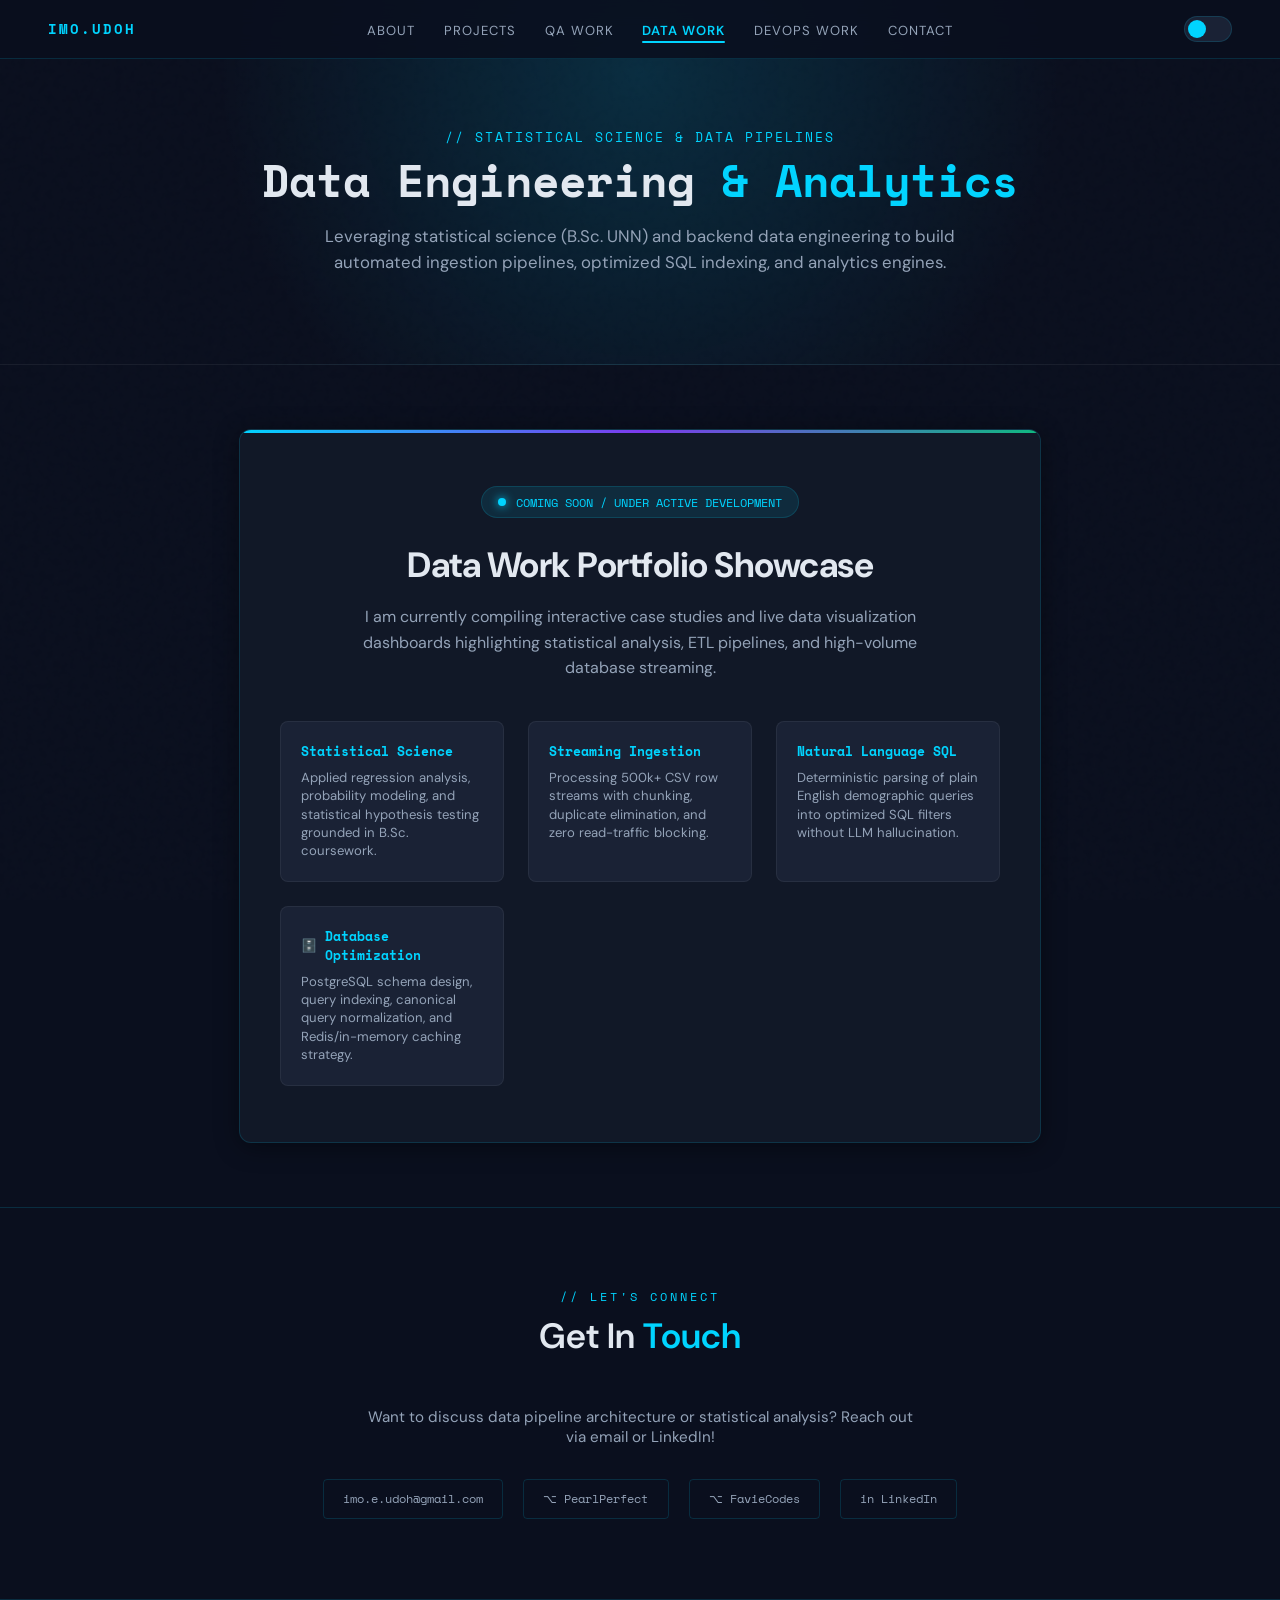
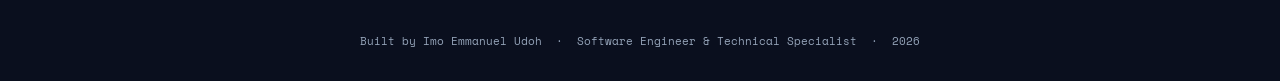
<file: data-work.html>
<!DOCTYPE html>
<html lang="en" data-theme="dark">
<head>
<meta charset="UTF-8"/>
<meta name="viewport" content="width=device-width, initial-scale=1.0"/>
<title>Data Work — Imo Emmanuel Udoh | Data Engineering & Analytics</title>
<meta name="description" content="Data Engineering & Analytics showcase by Imo Emmanuel Udoh. Statistical analysis, data pipelines, SQL optimization, and streaming CSV ingestion."/>
<link href="https://fonts.googleapis.com/css2?family=Space+Mono:wght@400;700&family=DM+Sans:wght@300;400;500;600;700&display=swap" rel="stylesheet"/>
<link rel="stylesheet" href="./asset/styles.css"/>
</head>
<body>
<!-- GLOBAL LOADER -->
<div id="globalLoader">
  <div class="logo-spinner-wrap">
    <div class="logo-ring"></div>
    <span class="logo-spinner-name">IMO.UDOH</span>
  </div>
</div>


<!-- ─── NAV ─── -->
<nav>
  <div class="nav-logo"><a href="index.html">IMO.UDOH</a></div>
  <button class="mobile-menu-btn" id="mobileMenuBtn" aria-label="Toggle navigation menu">☰</button>
  <ul class="nav-links">
    <li><a href="about.html">About</a></li>
    <li><a href="projects.html">Projects</a></li>
    <li><a href="qa-work.html">QA Work</a></li>
    <li><a href="data-work.html">Data Work</a></li>
    <li><a href="devops-work.html">DevOps Work</a></li>
    <li><a href="#contact" id="navContactLink">Contact</a></li>
  </ul>
  <div class="theme-toggle-wrapper">
    <button class="theme-toggle" id="themeToggle" aria-label="Toggle light/dark mode"></button>
  </div>
</nav>

<!-- ─── PAGE HERO ─── -->
<div class="page-hero">
  <div class="section-label">// statistical science &amp; data pipelines</div>
  <h1>Data Engineering <span>&amp; Analytics</span></h1>
  <p class="page-desc">
    Leveraging statistical science (B.Sc. UNN) and backend data engineering to build automated ingestion pipelines, optimized SQL indexing, and analytics engines.
  </p>
</div>

<!-- ─── COMING SOON MODULE ─── -->
<div class="coming-soon-wrapper fade-in">
  <div class="coming-soon-card">
    <div class="pulse-badge">
      <div class="pulse-dot"></div>
      <span>COMING SOON / UNDER ACTIVE DEVELOPMENT</span>
    </div>
    <h2>Data Work Portfolio Showcase</h2>
    <p>
      I am currently compiling interactive case studies and live data visualization dashboards highlighting statistical analysis, ETL pipelines, and high-volume database streaming.
    </p>

    <div class="roadmap-grid">
      <div class="roadmap-item">
        <h4>Statistical Science</h4>
        <p>Applied regression analysis, probability modeling, and statistical hypothesis testing grounded in B.Sc. coursework.</p>
      </div>

      <div class="roadmap-item">
        <h4>Streaming Ingestion</h4>
        <p>Processing 500k+ CSV row streams with chunking, duplicate elimination, and zero read-traffic blocking.</p>
      </div>

      <div class="roadmap-item">
        <h4>Natural Language SQL</h4>
        <p>Deterministic parsing of plain English demographic queries into optimized SQL filters without LLM hallucination.</p>
      </div>

      <div class="roadmap-item">
        <h4><span>🗄️</span> Database Optimization</h4>
        <p>PostgreSQL schema design, query indexing, canonical query normalization, and Redis/in-memory caching strategy.</p>
      </div>
    </div>
  </div>
</div>

<div class="divider"></div>

<!-- ─── CONTACT ─── -->
<section id="contact">
  <div class="section-label">// let's connect</div>
  <h2 class="section-title">Get In <span>Touch</span></h2>
  <p style="color:var(--muted);font-size:0.95rem;max-width:550px;margin:0 auto;">
    Want to discuss data pipeline architecture or statistical analysis? Reach out via email or LinkedIn!
  </p>
  <div class="contact-links">
    <a href="mailto:imo.e.udoh@gmail.com" class="contact-link">imo.e.udoh@gmail.com</a>
    <a href="https://github.com/PearlPerfect" class="contact-link" target="_blank" rel="noopener noreferrer">⌥ PearlPerfect</a>
    <a href="https://github.com/FavieCodes" class="contact-link" target="_blank" rel="noopener noreferrer">⌥ FavieCodes</a>
    <a href="https://linkedin.com/in/imo-udoh-747347197" class="contact-link" target="_blank" rel="noopener noreferrer">in LinkedIn</a>
  </div>
</section>

<footer>
  <p>Built by Imo Emmanuel Udoh &nbsp;·&nbsp; Software Engineer &amp; Technical Specialist &nbsp;·&nbsp; 2026</p>
</footer>

<!-- ─── SCRIPTS ─── -->

<!-- ─── CONTACT MODAL ─── -->
<div class="contact-modal-overlay" id="contactModalOverlay" role="dialog" aria-modal="true" aria-label="Contact Form">
  <div class="contact-modal">
    <button class="modal-close-btn" id="closeContactModal" aria-label="Close contact form">✕</button>
    <div class="section-label" style="margin-bottom:0.5rem">// get in touch</div>
    <h2 class="modal-title">Send a <span>Message</span></h2>
    <p class="modal-subtitle">Fill in the form and I'll get back to you via email.</p>
    <form class="contact-form" id="contactForm">
      <div class="form-row">
        <div class="form-group">
          <label for="contactName">Your Name</label>
          <input type="text" id="contactName" name="Name" placeholder="John Doe" required />
        </div>
        <div class="form-group">
          <label for="contactEmail">Your Email</label>
          <input type="email" id="contactEmail" name="Email" placeholder="john@example.com" required />
        </div>
      </div>
      <div class="form-group">
        <label for="contactSubject">Subject</label>
        <input type="text" id="contactSubject" name="Subject" placeholder="Project Inquiry / Job Opportunity" required />
      </div>
      <div class="form-group">
        <label for="contactMessage">Message</label>
        <textarea id="contactMessage" name="Message" rows="5" placeholder="Hi Imo, I'd like to discuss..." required></textarea>
      </div>
      <button type="submit" class="submit-btn">
        <span>Send Message</span>
        <span class="btn-arrow">→</span>
      </button>
    </form>
  </div>
</div>

<script src="./asset/scripts.js"></script>
</body>
</html>
</file>
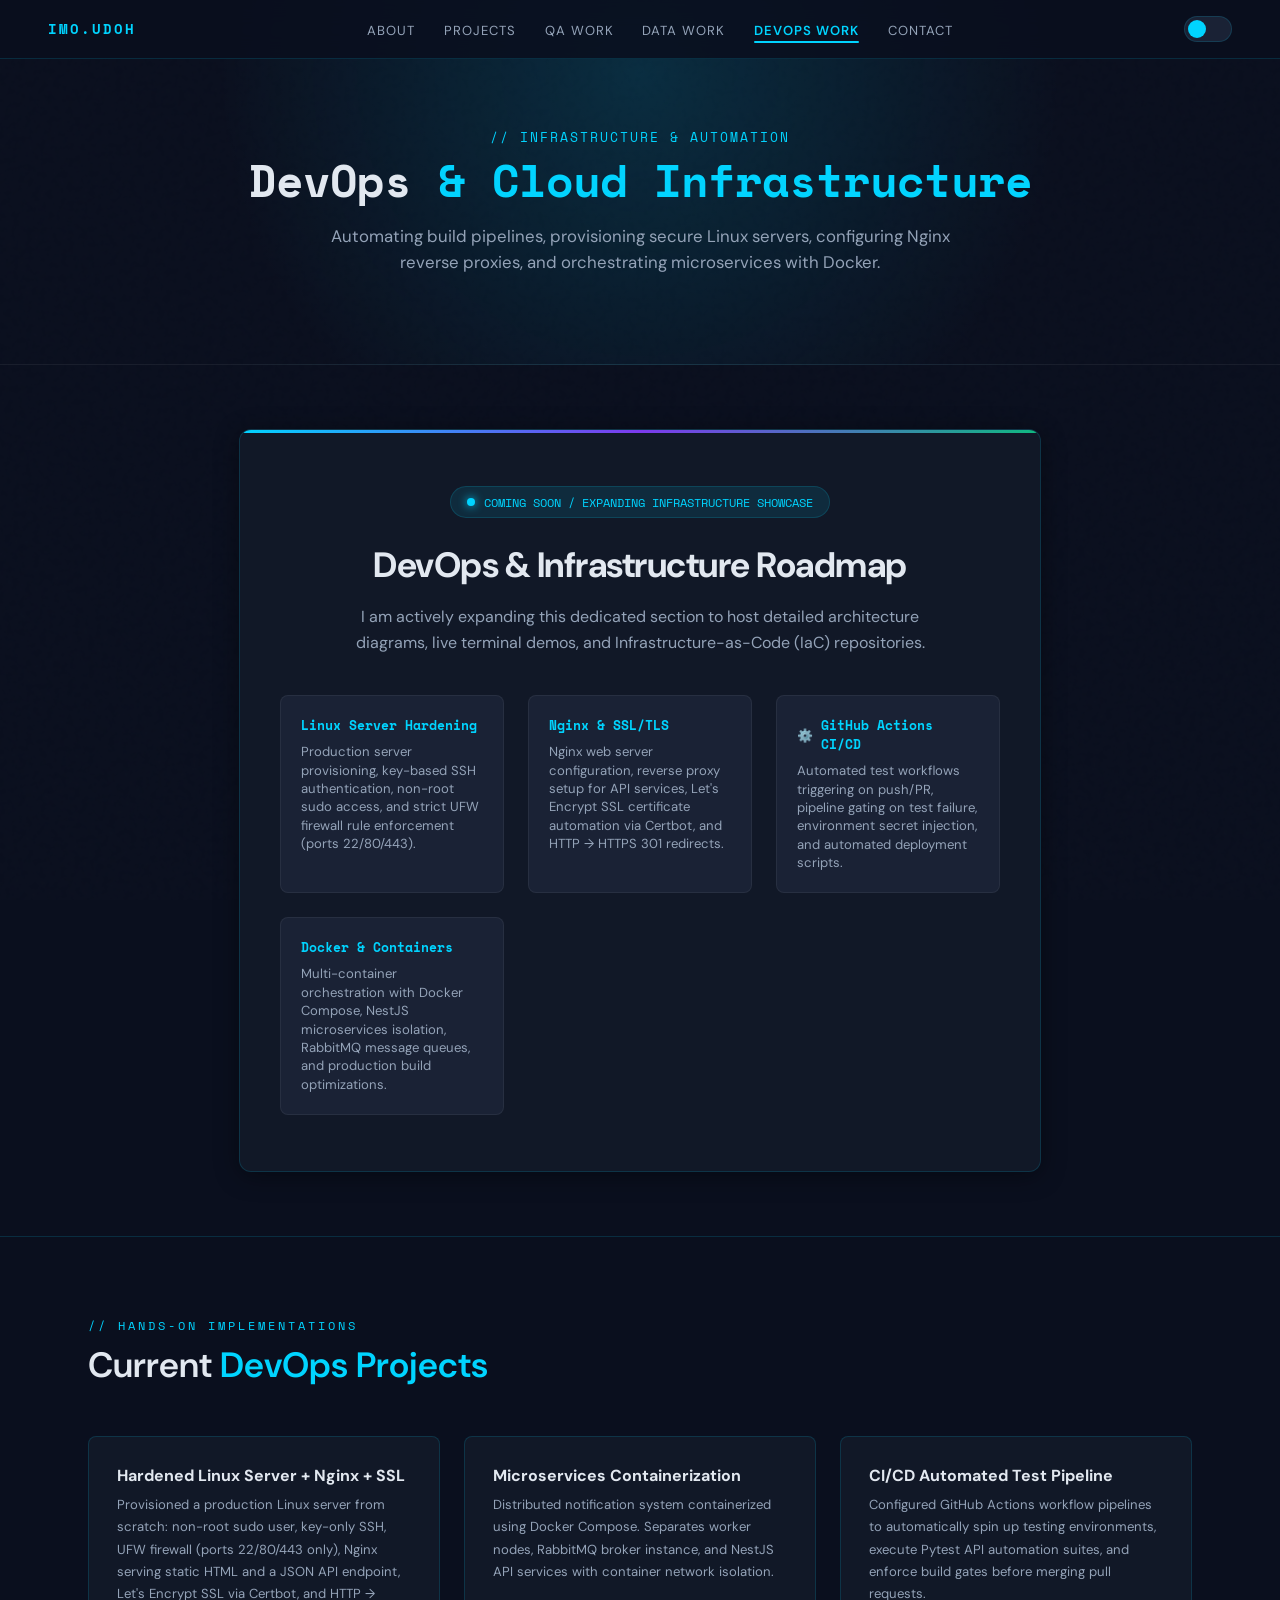
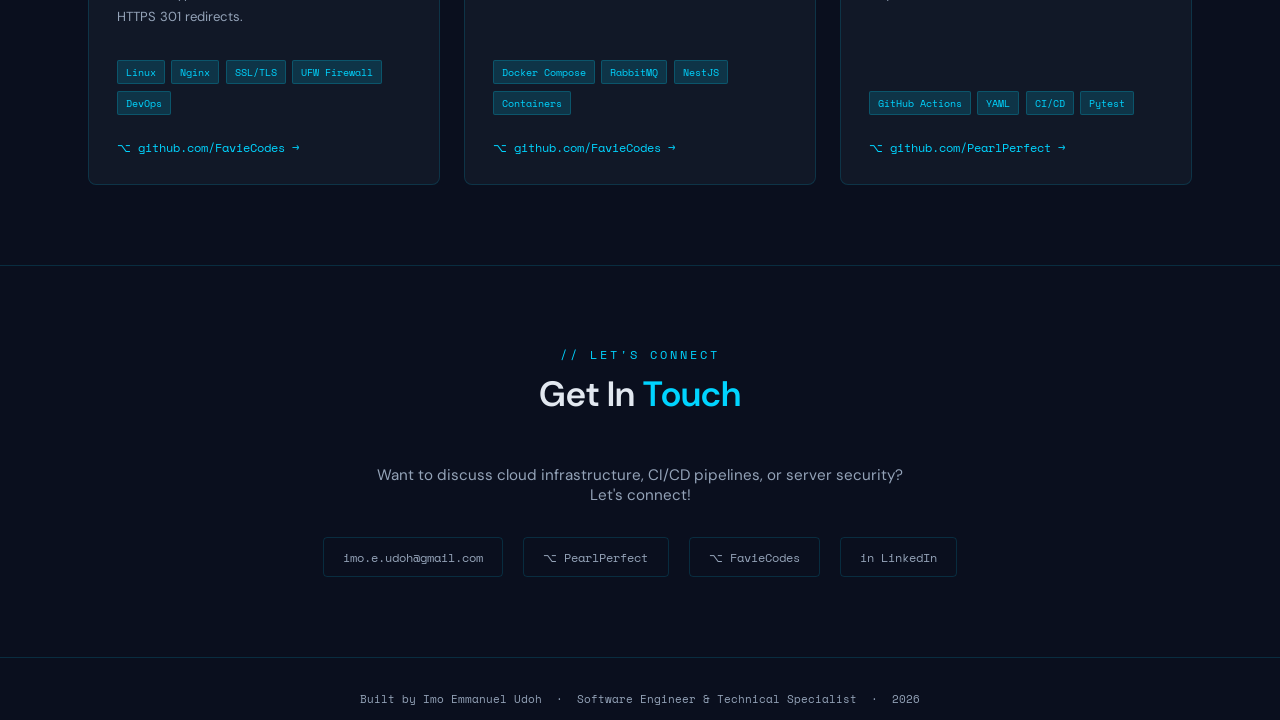
<file: devops-work.html>
<!DOCTYPE html>
<html lang="en" data-theme="dark">
<head>
<meta charset="UTF-8"/>
<meta name="viewport" content="width=device-width, initial-scale=1.0"/>
<title>DevOps Work — Imo Emmanuel Udoh | DevOps & Infrastructure</title>
<meta name="description" content="DevOps & Cloud Infrastructure showcase by Imo Emmanuel Udoh. Linux server hardening, Nginx configuration, Let's Encrypt SSL, Docker Compose, and GitHub Actions CI/CD pipelines."/>
<link href="https://fonts.googleapis.com/css2?family=Space+Mono:wght@400;700&family=DM+Sans:wght@300;400;500;600;700&display=swap" rel="stylesheet"/>
<link rel="stylesheet" href="./asset/styles.css"/>
</head>
<body>
<!-- GLOBAL LOADER -->
<div id="globalLoader">
  <div class="logo-spinner-wrap">
    <div class="logo-ring"></div>
    <span class="logo-spinner-name">IMO.UDOH</span>
  </div>
</div>


<!-- ─── NAV ─── -->
<nav>
  <div class="nav-logo"><a href="index.html">IMO.UDOH</a></div>
  <button class="mobile-menu-btn" id="mobileMenuBtn" aria-label="Toggle navigation menu">☰</button>
  <ul class="nav-links">
    <li><a href="about.html">About</a></li>
    <li><a href="projects.html">Projects</a></li>
    <li><a href="qa-work.html">QA Work</a></li>
    <li><a href="data-work.html">Data Work</a></li>
    <li><a href="devops-work.html">DevOps Work</a></li>
    <li><a href="#contact" id="navContactLink">Contact</a></li>
  </ul>
  <div class="theme-toggle-wrapper">
    <button class="theme-toggle" id="themeToggle" aria-label="Toggle light/dark mode"></button>
  </div>
</nav>

<!-- ─── PAGE HERO ─── -->
<div class="page-hero">
  <div class="section-label">// infrastructure &amp; automation</div>
  <h1>DevOps <span>&amp; Cloud Infrastructure</span></h1>
  <p class="page-desc">
    Automating build pipelines, provisioning secure Linux servers, configuring Nginx reverse proxies, and orchestrating microservices with Docker.
  </p>
</div>

<!-- ─── DEVOPS HIGHLIGHTS & COMING SOON MODULE ─── -->
<div class="coming-soon-wrapper fade-in">
  <div class="coming-soon-card">
    <div class="pulse-badge">
      <div class="pulse-dot"></div>
      <span>COMING SOON / EXPANDING INFRASTRUCTURE SHOWCASE</span>
    </div>
    <h2>DevOps &amp; Infrastructure Roadmap</h2>
    <p>
      I am actively expanding this dedicated section to host detailed architecture diagrams, live terminal demos, and Infrastructure-as-Code (IaC) repositories.
    </p>

    <div class="roadmap-grid">
      <div class="roadmap-item">
        <h4>Linux Server Hardening</h4>
        <p>Production server provisioning, key-based SSH authentication, non-root sudo access, and strict UFW firewall rule enforcement (ports 22/80/443).</p>
      </div>

      <div class="roadmap-item">
        <h4>Nginx &amp; SSL/TLS</h4>
        <p>Nginx web server configuration, reverse proxy setup for API services, Let's Encrypt SSL certificate automation via Certbot, and HTTP → HTTPS 301 redirects.</p>
      </div>

      <div class="roadmap-item">
        <h4><span>⚙️</span> GitHub Actions CI/CD</h4>
        <p>Automated test workflows triggering on push/PR, pipeline gating on test failure, environment secret injection, and automated deployment scripts.</p>
      </div>

      <div class="roadmap-item">
        <h4>Docker &amp; Containers</h4>
        <p>Multi-container orchestration with Docker Compose, NestJS microservices isolation, RabbitMQ message queues, and production build optimizations.</p>
      </div>
    </div>
  </div>
</div>

<div class="divider"></div>

<!-- ─── CURRENT DEVOPS PROJECTS PREVIEW ─── -->
<section>
  <div class="section-label">// hands-on implementations</div>
  <h2 class="section-title">Current <span>DevOps Projects</span></h2>
  <div class="projects-grid">

    <div class="project-card fade-in">
      <h3>Hardened Linux Server + Nginx + SSL</h3>
      <p>Provisioned a production Linux server from scratch: non-root sudo user, key-only SSH, UFW firewall (ports 22/80/443 only), Nginx serving static HTML and a JSON API endpoint, Let's Encrypt SSL via Certbot, and HTTP → HTTPS 301 redirects.</p>
      <div class="stage-tags" style="margin-bottom:1rem"><span class="tag">Linux</span><span class="tag">Nginx</span><span class="tag">SSL/TLS</span><span class="tag">UFW Firewall</span><span class="tag">DevOps</span></div>
      <div class="project-links">
        <a href="https://github.com/FavieCodes" class="project-link" target="_blank">⌥ github.com/FavieCodes →</a>
      </div>
    </div>

    <div class="project-card fade-in">
      <h3>Microservices Containerization</h3>
      <p>Distributed notification system containerized using Docker Compose. Separates worker nodes, RabbitMQ broker instance, and NestJS API services with container network isolation.</p>
      <div class="stage-tags" style="margin-bottom:1rem"><span class="tag">Docker Compose</span><span class="tag">RabbitMQ</span><span class="tag">NestJS</span><span class="tag">Containers</span></div>
      <div class="project-links">
        <a href="https://github.com/FavieCodes" class="project-link" target="_blank">⌥ github.com/FavieCodes →</a>
      </div>
    </div>

    <div class="project-card fade-in">
      <h3>CI/CD Automated Test Pipeline</h3>
      <p>Configured GitHub Actions workflow pipelines to automatically spin up testing environments, execute Pytest API automation suites, and enforce build gates before merging pull requests.</p>
      <div class="stage-tags" style="margin-bottom:1rem"><span class="tag">GitHub Actions</span><span class="tag">YAML</span><span class="tag">CI/CD</span><span class="tag">Pytest</span></div>
      <div class="project-links">
        <a href="https://github.com/PearlPerfect" class="project-link" target="_blank">⌥ github.com/PearlPerfect →</a>
      </div>
    </div>

  </div>
</section>

<div class="divider"></div>

<!-- ─── CONTACT ─── -->
<section id="contact">
  <div class="section-label">// let's connect</div>
  <h2 class="section-title">Get In <span>Touch</span></h2>
  <p style="color:var(--muted);font-size:0.95rem;max-width:550px;margin:0 auto;">
    Want to discuss cloud infrastructure, CI/CD pipelines, or server security? Let's connect!
  </p>
  <div class="contact-links">
    <a href="mailto:imo.e.udoh@gmail.com" class="contact-link">imo.e.udoh@gmail.com</a>
    <a href="https://github.com/PearlPerfect" class="contact-link" target="_blank" rel="noopener noreferrer">⌥ PearlPerfect</a>
    <a href="https://github.com/FavieCodes" class="contact-link" target="_blank" rel="noopener noreferrer">⌥ FavieCodes</a>
    <a href="https://linkedin.com/in/imo-udoh-747347197" class="contact-link" target="_blank" rel="noopener noreferrer">in LinkedIn</a>
  </div>
</section>

<footer>
  <p>Built by Imo Emmanuel Udoh &nbsp;·&nbsp; Software Engineer &amp; Technical Specialist &nbsp;·&nbsp; 2026</p>
</footer>

<!-- ─── SCRIPTS ─── -->

<!-- ─── CONTACT MODAL ─── -->
<div class="contact-modal-overlay" id="contactModalOverlay" role="dialog" aria-modal="true" aria-label="Contact Form">
  <div class="contact-modal">
    <button class="modal-close-btn" id="closeContactModal" aria-label="Close contact form">✕</button>
    <div class="section-label" style="margin-bottom:0.5rem">// get in touch</div>
    <h2 class="modal-title">Send a <span>Message</span></h2>
    <p class="modal-subtitle">Fill in the form and I'll get back to you via email.</p>
    <form class="contact-form" id="contactForm">
      <div class="form-row">
        <div class="form-group">
          <label for="contactName">Your Name</label>
          <input type="text" id="contactName" name="Name" placeholder="John Doe" required />
        </div>
        <div class="form-group">
          <label for="contactEmail">Your Email</label>
          <input type="email" id="contactEmail" name="Email" placeholder="john@example.com" required />
        </div>
      </div>
      <div class="form-group">
        <label for="contactSubject">Subject</label>
        <input type="text" id="contactSubject" name="Subject" placeholder="Project Inquiry / Job Opportunity" required />
      </div>
      <div class="form-group">
        <label for="contactMessage">Message</label>
        <textarea id="contactMessage" name="Message" rows="5" placeholder="Hi Imo, I'd like to discuss..." required></textarea>
      </div>
      <button type="submit" class="submit-btn">
        <span>Send Message</span>
        <span class="btn-arrow">→</span>
      </button>
    </form>
  </div>
</div>

<script src="./asset/scripts.js"></script>
</body>
</html>
</file>
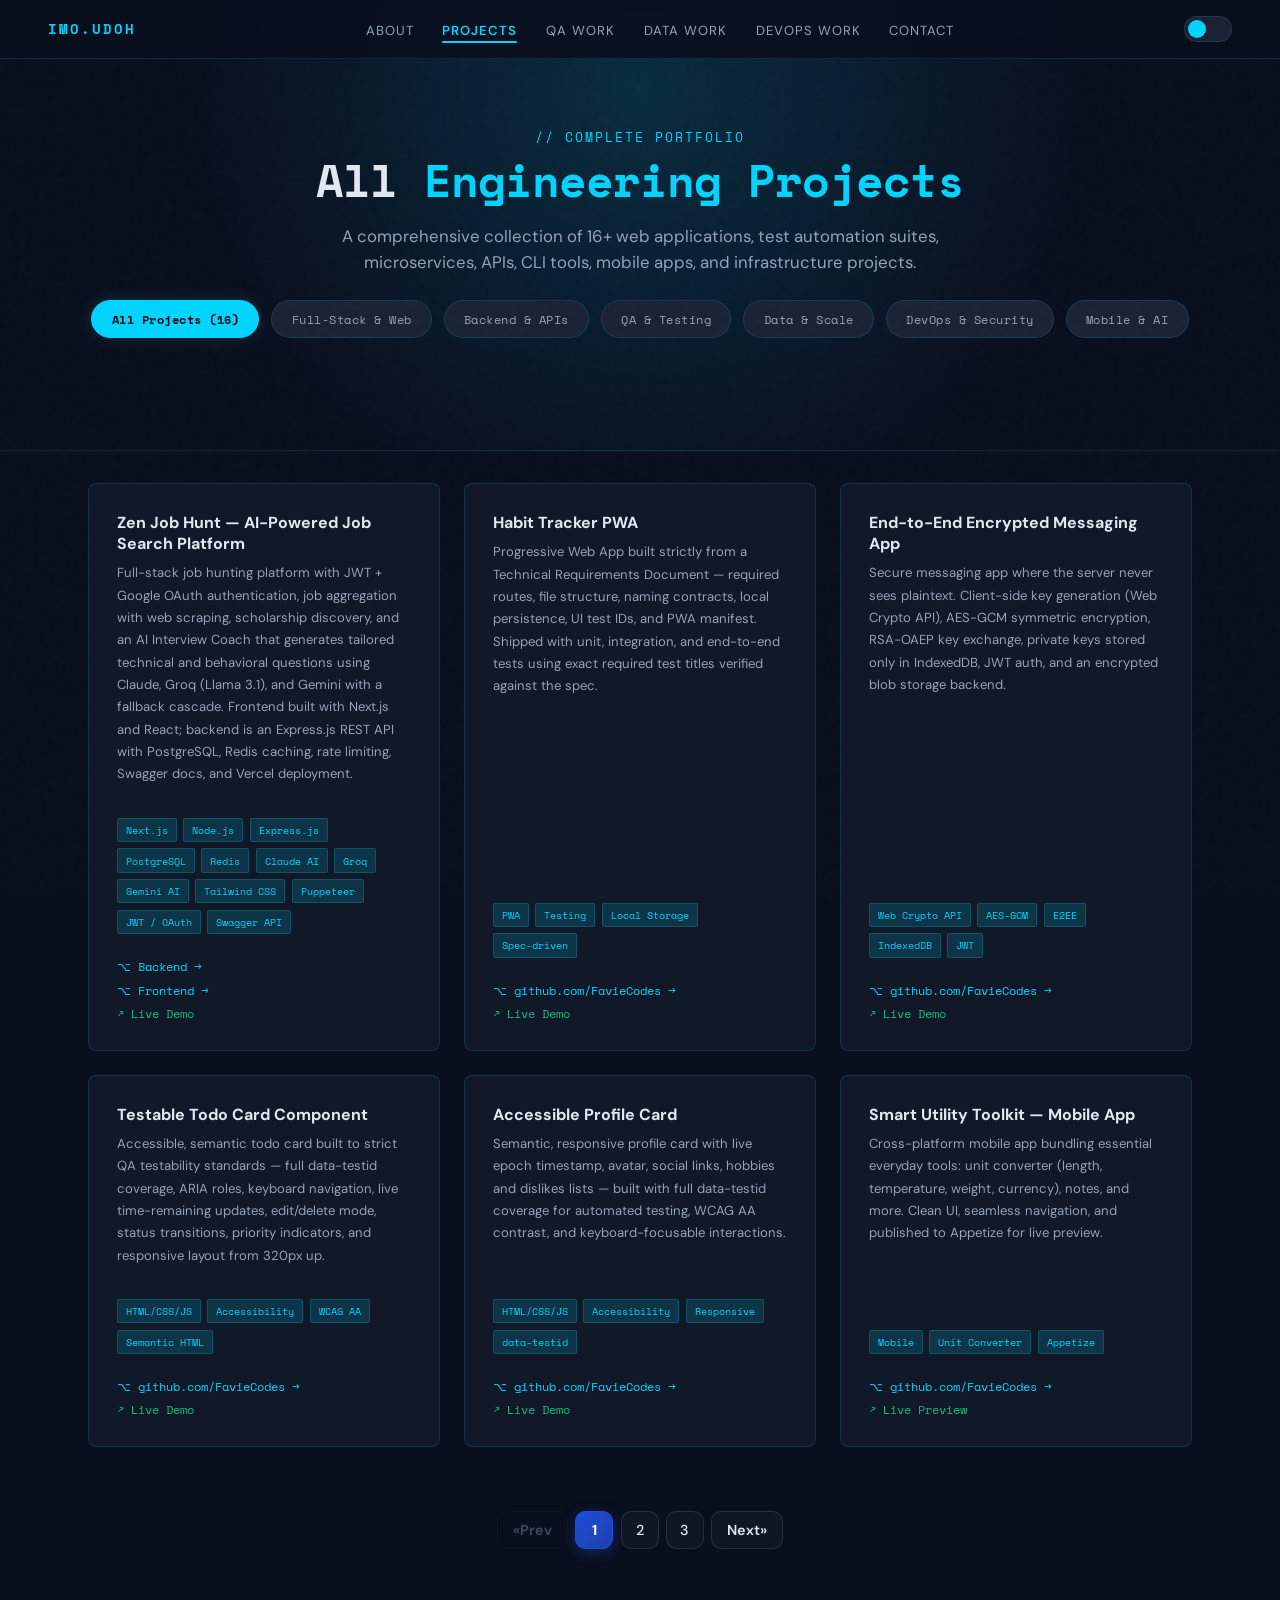
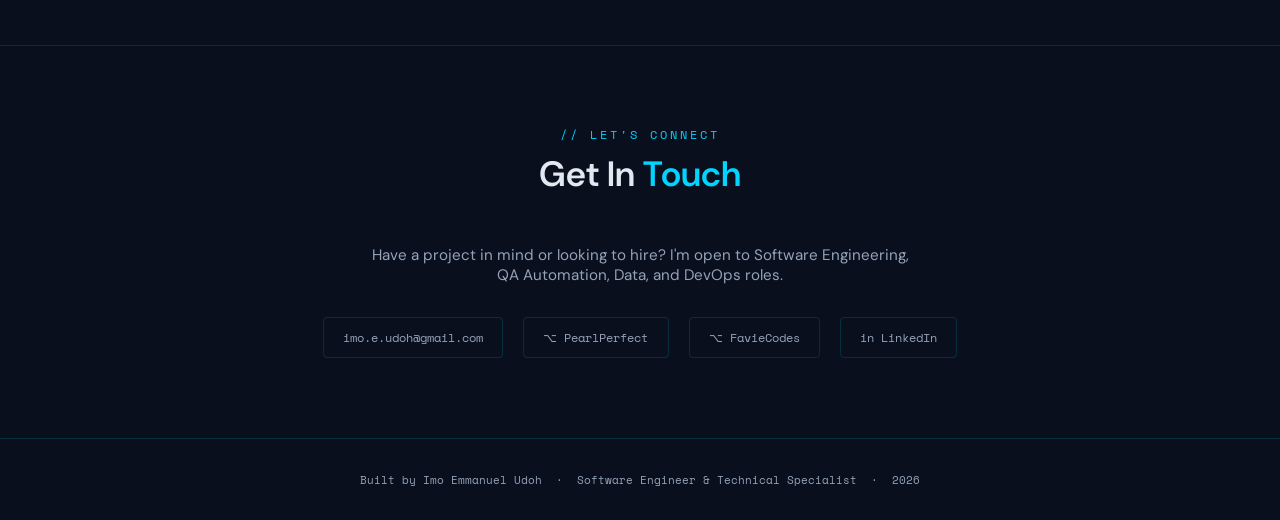
<file: projects.html>
<!DOCTYPE html>
<html lang="en" data-theme="dark">
<head>
<meta charset="UTF-8"/>
<meta name="viewport" content="width=device-width, initial-scale=1.0"/>
<title>All Projects — Imo Emmanuel Udoh | Software Engineer</title>
<meta name="description" content="Browse all 16+ engineering projects built by Imo Emmanuel Udoh spanning Full-Stack Web Apps, QA Automation, REST APIs, Microservices, Mobile Apps, AI Agents, and DevOps."/>
<link href="https://fonts.googleapis.com/css2?family=Space+Mono:wght@400;700&family=DM+Sans:wght@300;400;500;600;700&display=swap" rel="stylesheet"/>
<link rel="stylesheet" href="./asset/styles.css"/>
</head>
<body>
<!-- GLOBAL LOADER -->
<div id="globalLoader">
  <div class="logo-spinner-wrap">
    <div class="logo-ring"></div>
    <span class="logo-spinner-name">IMO.UDOH</span>
  </div>
</div>


<!-- ─── NAV ─── -->
<nav>
  <div class="nav-logo"><a href="index.html">IMO.UDOH</a></div>
  <button class="mobile-menu-btn" id="mobileMenuBtn" aria-label="Toggle navigation menu">☰</button>
  <ul class="nav-links">
    <li><a href="about.html">About</a></li>
    <li><a href="projects.html">Projects</a></li>
    <li><a href="qa-work.html">QA Work</a></li>
    <li><a href="data-work.html">Data Work</a></li>
    <li><a href="devops-work.html">DevOps Work</a></li>
    <li><a href="#contact" id="navContactLink">Contact</a></li>
  </ul>
  <div class="theme-toggle-wrapper">
    <button class="theme-toggle" id="themeToggle" aria-label="Toggle light/dark mode"></button>
  </div>
</nav>

<!-- ─── PAGE HERO ─── -->
<div class="page-hero">
  <div class="section-label">// complete portfolio</div>
  <h1>All <span>Engineering Projects</span></h1>
  <p class="page-desc">
    A comprehensive collection of 16+ web applications, test automation suites, microservices, APIs, CLI tools, mobile apps, and infrastructure projects.
  </p>

  <!-- Filter buttons -->
  <div class="filter-container">
    <button class="filter-btn active" data-filter="all">All Projects (16)</button>
    <button class="filter-btn" data-filter="fullstack">Full-Stack &amp; Web</button>
    <button class="filter-btn" data-filter="backend">Backend &amp; APIs</button>
    <button class="filter-btn" data-filter="qa">QA &amp; Testing</button>
    <button class="filter-btn" data-filter="data">Data &amp; Scale</button>
    <button class="filter-btn" data-filter="devops">DevOps &amp; Security</button>
    <button class="filter-btn" data-filter="mobile-ai">Mobile &amp; AI</button>
  </div>
</div>

<!-- ─── ALL PROJECTS GRID ─── -->
<section style="padding-top: 2rem;">
  <div class="projects-container-wrapper">
    <div class="projects-loader" id="projectsLoader">
      <div class="logo-spinner-wrap">
        <div class="logo-ring"></div>
        <span class="logo-spinner-name">IMO.UDOH</span>
      </div>
    </div>
    <div class="projects-grid">

    <!-- 1 -->
    <div class="project-card fade-in" data-category="fullstack backend mobile-ai">
      <h3>Zen Job Hunt — AI-Powered Job Search Platform</h3>
      <p>Full-stack job hunting platform with JWT + Google OAuth authentication, job aggregation with web scraping, scholarship discovery, and an AI Interview Coach that generates tailored technical and behavioral questions using Claude, Groq (Llama 3.1), and Gemini with a fallback cascade. Frontend built with Next.js and React; backend is an Express.js REST API with PostgreSQL, Redis caching, rate limiting, Swagger docs, and Vercel deployment.</p>
      <div class="stage-tags" style="margin-bottom:1rem"><span class="tag">Next.js</span><span class="tag">Node.js</span><span class="tag">Express.js</span><span class="tag">PostgreSQL</span><span class="tag">Redis</span><span class="tag">Claude AI</span><span class="tag">Groq</span><span class="tag">Gemini AI</span><span class="tag">Tailwind CSS</span><span class="tag">Puppeteer</span><span class="tag">JWT / OAuth</span><span class="tag">Swagger API</span></div>
      <div class="project-links">
        <a href="https://github.com/FavieCodes/Zen-job-hunt" class="project-link" target="_blank">⌥ Backend →</a>
        <a href="https://github.com/FavieCodes/job-hunt-frontend" class="project-link" target="_blank">⌥ Frontend →</a>
        <a href="https://job-hunt-frontend-gold.vercel.app/" class="project-link live" target="_blank">↗ Live Demo</a>
      </div>
    </div>

    <!-- 2 -->
    <div class="project-card fade-in" data-category="fullstack qa backend">
      <h3>Habit Tracker PWA</h3>
      <p>Progressive Web App built strictly from a Technical Requirements Document — required routes, file structure, naming contracts, local persistence, UI test IDs, and PWA manifest. Shipped with unit, integration, and end-to-end tests using exact required test titles verified against the spec.</p>
      <div class="stage-tags" style="margin-bottom:1rem"><span class="tag">PWA</span><span class="tag">Testing</span><span class="tag">Local Storage</span><span class="tag">Spec-driven</span></div>
      <div class="project-links">
        <a href="https://github.com/FavieCodes/Hng14_frontend_task_three" class="project-link" target="_blank">⌥ github.com/FavieCodes →</a>
        <a href="https://hng14-frontend-task-three.vercel.app/" class="project-link live" target="_blank">↗ Live Demo</a>
      </div>
    </div>

    <!-- 2 -->
    <div class="project-card fade-in" data-category="fullstack backend devops">
      <h3>End-to-End Encrypted Messaging App</h3>
      <p>Secure messaging app where the server never sees plaintext. Client-side key generation (Web Crypto API), AES-GCM symmetric encryption, RSA-OAEP key exchange, private keys stored only in IndexedDB, JWT auth, and an encrypted blob storage backend.</p>
      <div class="stage-tags" style="margin-bottom:1rem"><span class="tag">Web Crypto API</span><span class="tag">AES-GCM</span><span class="tag">E2EE</span><span class="tag">IndexedDB</span><span class="tag">JWT</span></div>
      <div class="project-links">
        <a href="https://github.com/FavieCodes/whisperbox" class="project-link" target="_blank">⌥ github.com/FavieCodes →</a>
        <a href="https://whisperbox-pi.vercel.app/register" class="project-link live" target="_blank">↗ Live Demo</a>
      </div>
    </div>

    <!-- 3 -->
    <div class="project-card fade-in" data-category="fullstack qa">
      <h3>Testable Todo Card Component</h3>
      <p>Accessible, semantic todo card built to strict QA testability standards — full data-testid coverage, ARIA roles, keyboard navigation, live time-remaining updates, edit/delete mode, status transitions, priority indicators, and responsive layout from 320px up.</p>
      <div class="stage-tags" style="margin-bottom:1rem"><span class="tag">HTML/CSS/JS</span><span class="tag">Accessibility</span><span class="tag">WCAG AA</span><span class="tag">Semantic HTML</span></div>
      <div class="project-links">
        <a href="https://github.com/FavieCodes/Hng14_frontend_task_one_a" class="project-link" target="_blank">⌥ github.com/FavieCodes →</a>
        <a href="https://hng14-frontend-task-one-a.vercel.app" class="project-link live" target="_blank">↗ Live Demo</a>
      </div>
    </div>

    <!-- 4 -->
    <div class="project-card fade-in" data-category="fullstack qa">
      <h3>Accessible Profile Card</h3>
      <p>Semantic, responsive profile card with live epoch timestamp, avatar, social links, hobbies and dislikes lists — built with full data-testid coverage for automated testing, WCAG AA contrast, and keyboard-focusable interactions.</p>
      <div class="stage-tags" style="margin-bottom:1rem"><span class="tag">HTML/CSS/JS</span><span class="tag">Accessibility</span><span class="tag">Responsive</span><span class="tag">data-testid</span></div>
      <div class="project-links">
        <a href="https://github.com/FavieCodes/Hng14_frontend_task_one_b" class="project-link" target="_blank">⌥ github.com/FavieCodes →</a>
        <a href="https://hng14-frontend-task-one-b.vercel.app" class="project-link live" target="_blank">↗ Live Demo</a>
      </div>
    </div>

    <!-- 5 -->
    <div class="project-card fade-in" data-category="mobile-ai fullstack">
      <h3>Smart Utility Toolkit — Mobile App</h3>
      <p>Cross-platform mobile app bundling essential everyday tools: unit converter (length, temperature, weight, currency), notes, and more. Clean UI, seamless navigation, and published to Appetize for live preview.</p>
      <div class="stage-tags" style="margin-bottom:1rem"><span class="tag">Mobile</span><span class="tag">Unit Converter</span><span class="tag">Appetize</span></div>
      <div class="project-links">
        <a href="https://github.com/FavieCodes/Hng14_mobile_task_zero" class="project-link" target="_blank">⌥ github.com/FavieCodes →</a>
        <a href="https://appetize.io/embed/b_2zsezv2jjwarcqcgiqfygq2fqu" class="project-link live" target="_blank">↗ Live Preview</a>
      </div>
    </div>

    <!-- 6 -->
    <div class="project-card fade-in" data-category="backend qa">
      <h3>Name Classifier API</h3>
      <p>GET endpoint that calls the Genderize API, extracts gender, probability, and sample size, computes an is_confident flag (probability ≥ 0.7 AND sample_size ≥ 100), and returns a structured response with UTC timestamps — under 500ms response time.</p>
      <div class="stage-tags" style="margin-bottom:1rem"><span class="tag">Node.js</span><span class="tag">REST API</span><span class="tag">External API</span><span class="tag">CORS</span></div>
      <div class="project-links">
        <a href="https://github.com/PearlPerfect/hng14-backendNode.js" class="project-link" target="_blank">⌥ github.com/PearlPerfect →</a>
        <a href="https://hng14-backend-node-js.vercel.app/api/classify?name=Pearl" class="project-link live" target="_blank">↗ Live API</a>
        <a href="https://github.com/FavieCodes/Hng14_backend_python_task_zero" class="project-link" target="_blank">⌥ github.com/FavieCodes →</a>
        <a href="https://zenithyonex.pythonanywhere.com/" class="project-link live" target="_blank">↗ Live Python API</a>
      </div>
    </div>

    <!-- 7 -->
    <div class="project-card fade-in" data-category="backend data">
      <h3>Profile Intelligence API</h3>
      <p>REST API that accepts a name, fans out to Genderize, Agify, and Nationalize APIs simultaneously, applies age-group and nationality classification logic, stores results in a database with UUID v7 IDs, and exposes full CRUD with idempotent creation and filterable listing.</p>
      <div class="stage-tags" style="margin-bottom:1rem"><span class="tag">Node.js</span><span class="tag">PostgreSQL</span><span class="tag">3rd-Party APIs</span><span class="tag">UUID v7</span></div>
      <div class="project-links">
        <a href="https://github.com/PearlPerfect/hng14-backendNode.js_stage1" class="project-link" target="_blank">⌥ github.com/PearlPerfect →</a>
        <a href="https://hng14-backend-node-js-stage1.vercel.app/" class="project-link live" target="_blank">↗ Live API</a>
        <a href="https://github.com/FavieCodes/Hng14_backend_python_task_oneb" class="project-link" target="_blank">⌥ github.com/FavieCodes →</a>
      </div>
    </div>

    <!-- 8 -->
    <div class="project-card fade-in" data-category="backend data">
      <h3>Insighta Labs</h3>
      <p>REST API that upgrades a demographic database with advanced filtering, sorting, pagination, and rule-based natural language search — parsing plain English queries like "young males from nigeria" into database filters without AI. Seeds 2026 profiles with UUID v7 IDs, strict table schema, and combined query parameters.</p>
      <div class="stage-tags" style="margin-bottom:1rem"><span class="tag">Node.js</span><span class="tag">PostgreSQL</span><span class="tag">3rd-Party APIs</span><span class="tag">UUID v7</span></div>
      <div class="project-links">
        <a href="https://github.com/PearlPerfect/hng14-backendNode.js_stage2" class="project-link" target="_blank">⌥ github.com/PearlPerfect →</a>
        <a href="https://hng14-backend-node-js-stage2.vercel.app" class="project-link live" target="_blank">↗ Live API</a>
        <a href="https://github.com/FavieCodes/Hng14_backend_python_task_two" class="project-link" target="_blank">⌥ github.com/FavieCodes →</a>
      </div>
    </div>

    <!-- 9 -->
    <div class="project-card fade-in" data-category="backend fullstack devops">
      <h3>Insighta Labs+ — Secure Multi-Interface Platform</h3>
      <p>Extended the Profile Intelligence API into a full platform: GitHub OAuth with PKCE, access + refresh token management, role-based access control (admin/analyst), a globally installable CLI storing credentials at ~/.insighta/, a web portal with HTTP-only cookies and CSRF protection, rate limiting, and CSV export.</p>
      <div class="stage-tags" style="margin-bottom:1rem"><span class="tag">OAuth/PKCE</span><span class="tag">RBAC</span><span class="tag">CLI Tool</span><span class="tag">Node.js</span><span class="tag">Security</span></div>
      <div class="project-links">
        <a href="https://github.com/PearlPerfect/hng14-backendNode.js_stage3_backend" class="project-link" target="_blank">⌥ github.com/PearlPerfect →</a>
        <a href="https://hng14-backend-node-js-stage3-backen.vercel.app" class="project-link live" target="_blank">§ Live Docs</a>
        <a href="https://hng14-backend-node-js-stage3-fronte.vercel.app" class="project-link live" target="_blank">↗ Live Demo</a>
        <a href="https://github.com/FavieCodes/Hng14_backend_python_insighta_backend" class="project-link" target="_blank">⌥ github.com/FavieCodes →</a>
      </div>
    </div>

    <!-- 10 -->
    <div class="project-card fade-in" data-category="backend devops">
      <h3>Distributed Notification System</h3>
      <p>Microservices notification platform using NestJS + RabbitMQ. Handles 1,000+ async notifications/min via email and push (FCM). Containerized with Docker Compose.</p>
      <div class="stage-tags" style="margin-bottom:1rem"><span class="tag">NestJS</span><span class="tag">RabbitMQ</span><span class="tag">Docker</span><span class="tag">Microservices</span></div>
      <div class="project-links">
        <a href="https://github.com/FavieCodes" class="project-link" target="_blank">⌥ github.com/FavieCodes →</a>
      </div>
    </div>

    <!-- 11 -->
    <div class="project-card fade-in" data-category="backend fullstack">
      <h3>Secure Wallet Service API</h3>
      <p>Fintech backend with Paystack integration, atomic transactions to prevent double-spending, HMAC API key auth, webhook verification, and Joi schema validation.</p>
      <div class="stage-tags" style="margin-bottom:1rem"><span class="tag">Node.js</span><span class="tag">PostgreSQL</span><span class="tag">Paystack</span><span class="tag">Fintech</span></div>
      <div class="project-links">
        <a href="https://github.com/PearlPerfect/wallet-service" class="project-link" target="_blank">⌥ github.com/PearlPerfect →</a>
        <a href="https://wallet-service-83s5.onrender.com/" class="project-link live" target="_blank">↗ Live API</a>
      </div>
    </div>

    <!-- 12 -->
    <div class="project-card fade-in" data-category="backend data devops">
      <h3>Insighta Labs+ — Scale &amp; Optimization</h3>
      <p>Scaled a demographic intelligence platform from design to implementation: query indexing and caching, canonical query normalization for cache efficiency, and streaming CSV ingestion (up to 500k rows) with chunked processing, duplicate skipping, and partial-failure resilience — without blocking live read traffic.</p>
      <div class="stage-tags" style="margin-bottom:1rem"><span class="tag">System Design</span><span class="tag">Caching</span><span class="tag">CSV Ingestion</span><span class="tag">Query Optimization</span></div>
      <div class="project-links">
        <a href="https://github.com/PearlPerfect" class="project-link" target="_blank">⌥ github.com/PearlPerfect →</a>
        <a href="https://github.com/FavieCodes" class="project-link" target="_blank">⌥ github.com/FavieCodes →</a>
      </div>
    </div>

    <!-- 13 -->
    <div class="project-card fade-in" data-category="fullstack backend">
      <h3>Rigaby — Gamified Learning</h3>
      <p>Data-driven learning platform with automated rewards engine, real-time leaderboards, tiered subscriptions, and conditional task unlocking based on user activity.</p>
      <div class="stage-tags" style="margin-bottom:1rem"><span class="tag">NestJS</span><span class="tag">PostgreSQL</span><span class="tag">System Design</span><span class="tag">Gamification</span></div>
      <div class="project-links">
        <a href="https://github.com/FavieCodes" class="project-link" target="_blank">⌥ github.com/FavieCodes →</a>
      </div>
    </div>

    <!-- 14 -->
    <div class="project-card fade-in" data-category="mobile-ai backend">
      <h3>AI Holiday Reminder Agent</h3>
      <p>Mastra framework + Groq (Llama 3.1) AI agent integrated with Telex.im via A2A protocol. Smart reminders at 30, 10, 3, and 2 days before holidays with natural language understanding.</p>
      <div class="stage-tags" style="margin-bottom:1rem"><span class="tag">Mastra</span><span class="tag">Groq AI</span><span class="tag">Node.js</span><span class="tag">A2A Protocol</span></div>
      <div class="project-links">
        <a href="https://github.com/PearlPerfect/agent-reminder" class="project-link" target="_blank">⌥ github.com/PearlPerfect →</a>
        <a href="https://agent-reminder.vercel.app/" class="project-link live" target="_blank">↗ Live Demo</a>
      </div>
    </div>

    <!-- 15 -->
    <div class="project-card fade-in" data-category="devops">
      <h3>Hardened Linux Server + Nginx + SSL</h3>
      <p>Provisioned a production Linux server from scratch: non-root sudo user, key-only SSH, UFW firewall (ports 22/80/443 only), Nginx serving static HTML and a JSON API endpoint, Let's Encrypt SSL via Certbot, and HTTP → HTTPS 301 redirects.</p>
      <div class="stage-tags" style="margin-bottom:1rem"><span class="tag">Linux</span><span class="tag">Nginx</span><span class="tag">SSL/TLS</span><span class="tag">UFW Firewall</span><span class="tag">DevOps</span></div>
      <div class="project-links">
        <a href="https://github.com/FavieCodes" class="project-link" target="_blank">⌥ github.com/FavieCodes →</a>
      </div>
    </div>

    <!-- 16 -->
    <div class="project-card fade-in" data-category="mobile-ai fullstack">
      <h3>AI Page Summarizer — Chrome Extension</h3>
      <p>Manifest V3 Chrome Extension that extracts readable page content, sends it securely to an AI API via a background service worker (no exposed keys), and displays bullet-point summaries, key insights, and estimated reading time. Caches results per URL via chrome.storage.</p>
      <div class="stage-tags" style="margin-bottom:1rem"><span class="tag">Chrome Extension</span><span class="tag">Manifest V3</span><span class="tag">AI API</span><span class="tag">Service Worker</span></div>
      <div class="project-links">
        <a href="https://github.com/FavieCodes/zen_AI" class="project-link" target="_blank">⌥ github.com/FavieCodes →</a>
        <a href="https://github.com/FavieCodes/ai-summarizer-backend" class="project-link" target="_blank">⌥ ZenAI Backend →</a>
      </div>
    </div>

    </div>

    <!-- Pagination Controls -->
    <div class="pagination-container" id="paginationContainer"></div>
  </div>
</section>

<div class="divider"></div>

<!-- ─── CONTACT ─── -->
<section id="contact">
  <div class="section-label">// let's connect</div>
  <h2 class="section-title">Get In <span>Touch</span></h2>
  <p style="color:var(--muted);font-size:0.95rem;max-width:550px;margin:0 auto;">
    Have a project in mind or looking to hire? I'm open to Software Engineering, QA Automation, Data, and DevOps roles.
  </p>
  <div class="contact-links">
    <a href="mailto:imo.e.udoh@gmail.com" class="contact-link">imo.e.udoh@gmail.com</a>
    <a href="https://github.com/PearlPerfect" class="contact-link" target="_blank" rel="noopener noreferrer">⌥ PearlPerfect</a>
    <a href="https://github.com/FavieCodes" class="contact-link" target="_blank" rel="noopener noreferrer">⌥ FavieCodes</a>
    <a href="https://linkedin.com/in/imo-udoh-747347197" class="contact-link" target="_blank" rel="noopener noreferrer">in LinkedIn</a>
  </div>
</section>

<footer>
  <p>Built by Imo Emmanuel Udoh &nbsp;·&nbsp; Software Engineer &amp; Technical Specialist &nbsp;·&nbsp; 2026</p>
</footer>

<!-- ─── SCRIPTS ─── -->

<!-- ─── CONTACT MODAL ─── -->
<div class="contact-modal-overlay" id="contactModalOverlay" role="dialog" aria-modal="true" aria-label="Contact Form">
  <div class="contact-modal">
    <button class="modal-close-btn" id="closeContactModal" aria-label="Close contact form">✕</button>
    <div class="section-label" style="margin-bottom:0.5rem">// get in touch</div>
    <h2 class="modal-title">Send a <span>Message</span></h2>
    <p class="modal-subtitle">Fill in the form and I'll get back to you via email.</p>
    <form class="contact-form" id="contactForm">
      <div class="form-row">
        <div class="form-group">
          <label for="contactName">Your Name</label>
          <input type="text" id="contactName" name="Name" placeholder="John Doe" required />
        </div>
        <div class="form-group">
          <label for="contactEmail">Your Email</label>
          <input type="email" id="contactEmail" name="Email" placeholder="john@example.com" required />
        </div>
      </div>
      <div class="form-group">
        <label for="contactSubject">Subject</label>
        <input type="text" id="contactSubject" name="Subject" placeholder="Project Inquiry / Job Opportunity" required />
      </div>
      <div class="form-group">
        <label for="contactMessage">Message</label>
        <textarea id="contactMessage" name="Message" rows="5" placeholder="Hi Imo, I'd like to discuss..." required></textarea>
      </div>
      <button type="submit" class="submit-btn">
        <span>Send Message</span>
        <span class="btn-arrow">→</span>
      </button>
    </form>
  </div>
</div>

<script src="./asset/scripts.js"></script>
</body>
</html>
</file>
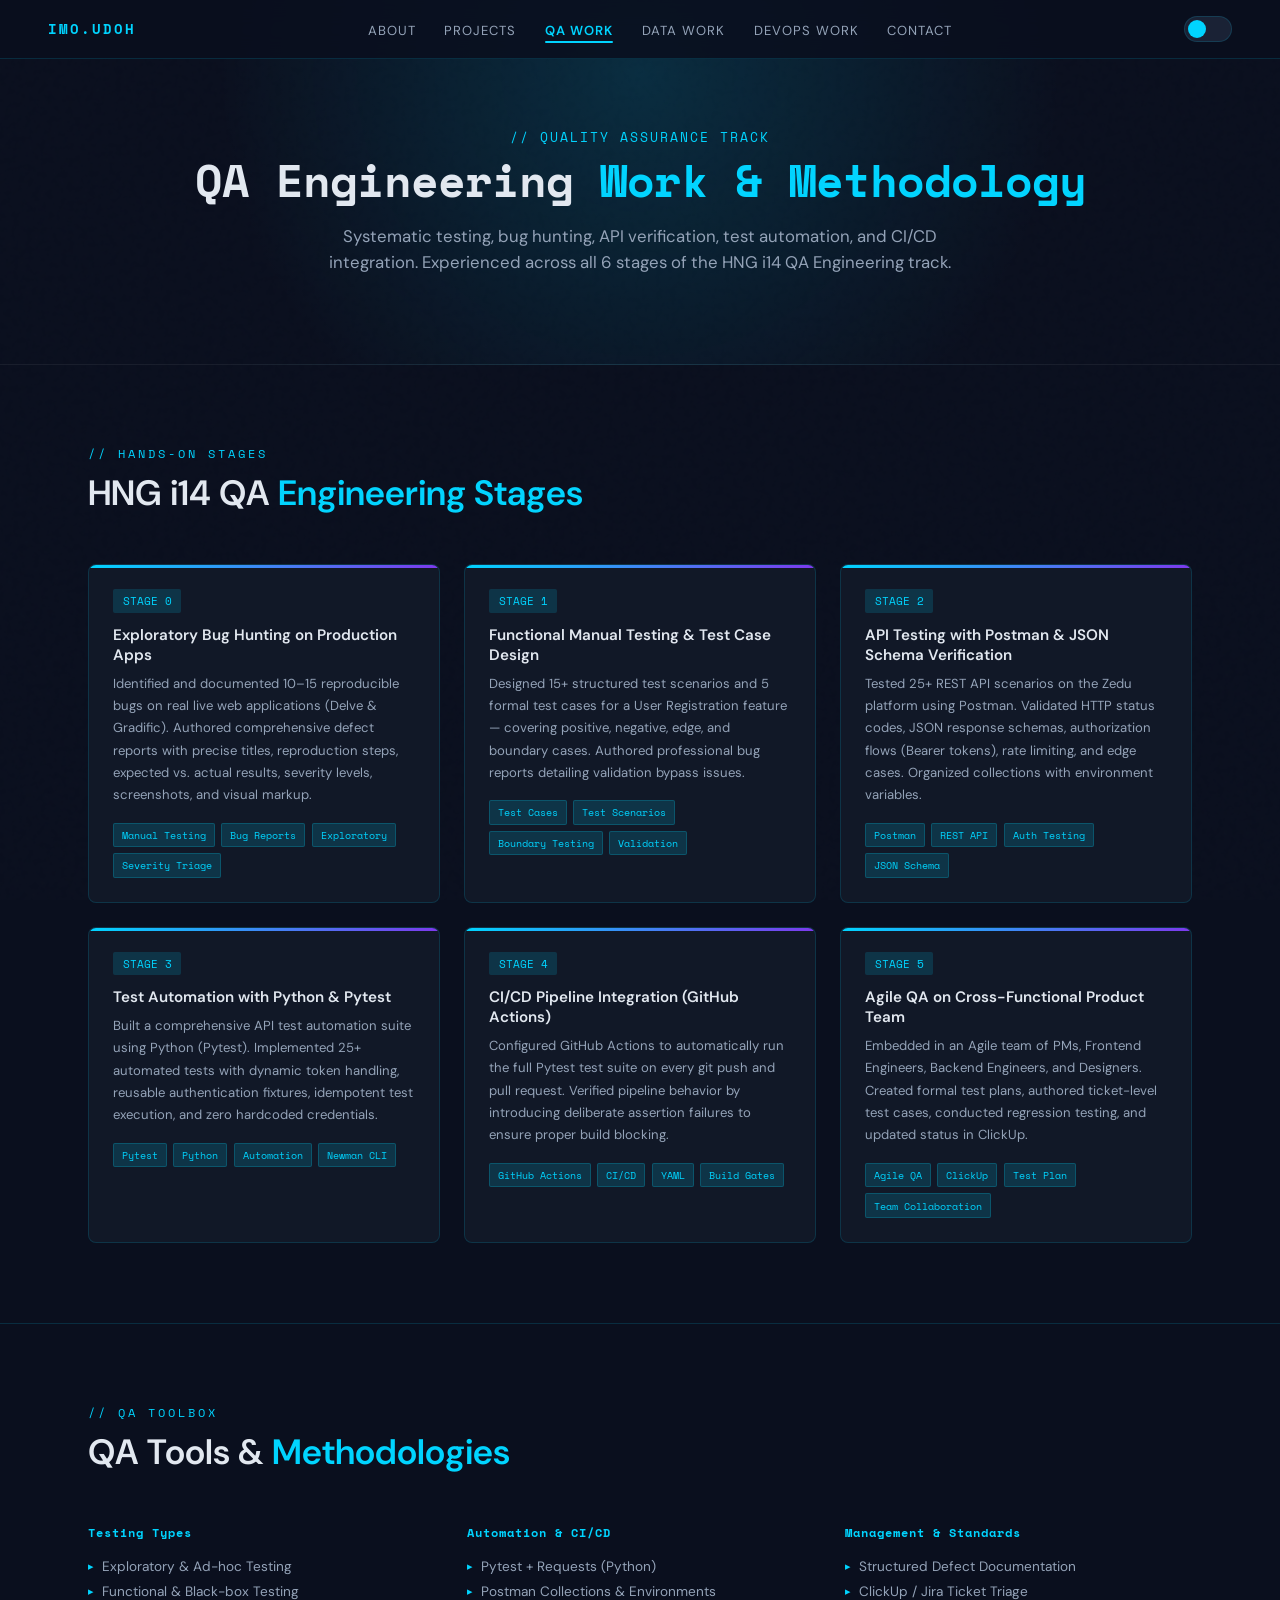
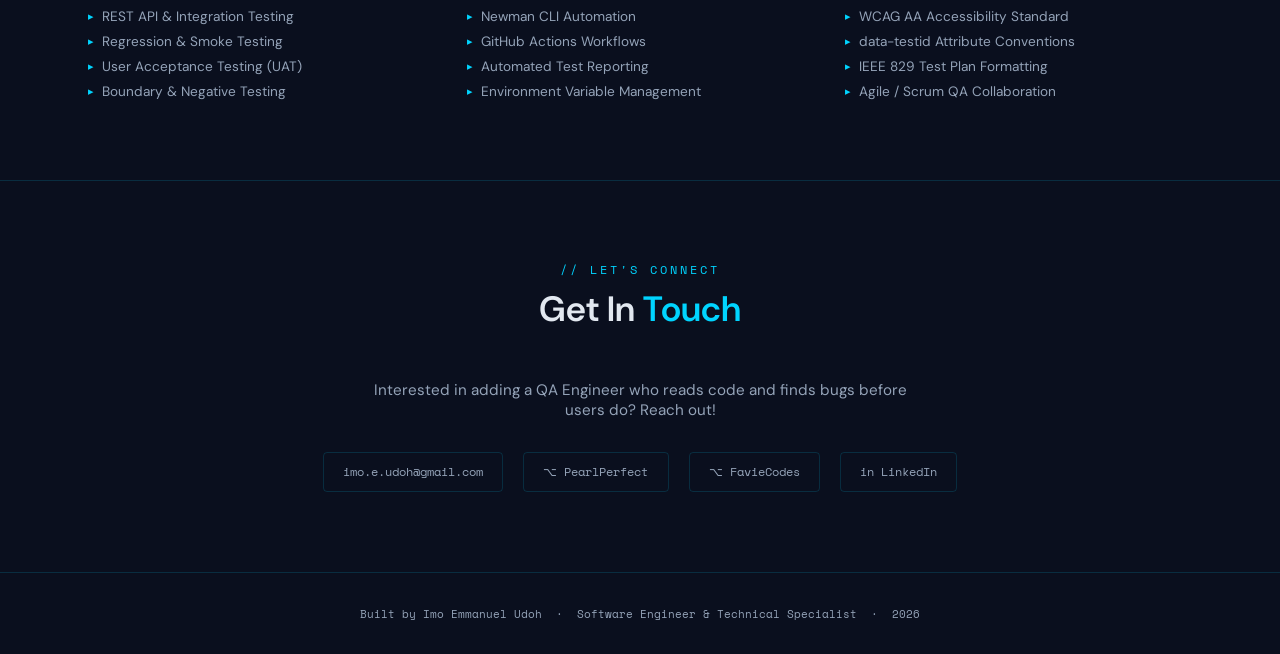
<file: qa-work.html>
<!DOCTYPE html>
<html lang="en" data-theme="dark">
<head>
<meta charset="UTF-8"/>
<meta name="viewport" content="width=device-width, initial-scale=1.0"/>
<title>QA Work & Engineering Stages — Imo Emmanuel Udoh</title>
<meta name="description" content="Detailed QA Engineering portfolio of Imo Emmanuel Udoh — manual testing, test case design, Postman API testing, Pytest automation, GitHub Actions CI/CD pipelines, and Agile team QA."/>
<link href="https://fonts.googleapis.com/css2?family=Space+Mono:wght@400;700&family=DM+Sans:wght@300;400;500;600;700&display=swap" rel="stylesheet"/>
<link rel="stylesheet" href="./asset/styles.css"/>
</head>
<body>
<!-- GLOBAL LOADER -->
<div id="globalLoader">
  <div class="logo-spinner-wrap">
    <div class="logo-ring"></div>
    <span class="logo-spinner-name">IMO.UDOH</span>
  </div>
</div>


<!-- ─── NAV ─── -->
<nav>
  <div class="nav-logo"><a href="index.html">IMO.UDOH</a></div>
  <button class="mobile-menu-btn" id="mobileMenuBtn" aria-label="Toggle navigation menu">☰</button>
  <ul class="nav-links">
    <li><a href="about.html">About</a></li>
    <li><a href="projects.html">Projects</a></li>
    <li><a href="qa-work.html">QA Work</a></li>
    <li><a href="data-work.html">Data Work</a></li>
    <li><a href="devops-work.html">DevOps Work</a></li>
    <li><a href="#contact" id="navContactLink">Contact</a></li>
  </ul>
  <div class="theme-toggle-wrapper">
    <button class="theme-toggle" id="themeToggle" aria-label="Toggle light/dark mode"></button>
  </div>
</nav>

<!-- ─── PAGE HERO ─── -->
<div class="page-hero">
  <div class="section-label">// quality assurance track</div>
  <h1>QA Engineering <span>Work &amp; Methodology</span></h1>
  <p class="page-desc">
    Systematic testing, bug hunting, API verification, test automation, and CI/CD integration. Experienced across all 6 stages of the HNG i14 QA Engineering track.
  </p>
</div>

<!-- ─── QA STAGES GRID ─── -->
<section id="qa-stages">
  <div class="section-label">// hands-on stages</div>
  <h2 class="section-title">HNG i14 QA <span>Engineering Stages</span></h2>
  <div class="stages-grid">

    <!-- STAGE 0 -->
    <div class="stage-card fade-in">
      <span class="stage-num">STAGE 0</span>
      <h3>Exploratory Bug Hunting on Production Apps</h3>
      <p>Identified and documented 10–15 reproducible bugs on real live web applications (Delve &amp; Gradific). Authored comprehensive defect reports with precise titles, reproduction steps, expected vs. actual results, severity levels, screenshots, and visual markup.</p>
      <div class="stage-tags">
        <span class="tag">Manual Testing</span>
        <span class="tag">Bug Reports</span>
        <span class="tag">Exploratory</span>
        <span class="tag">Severity Triage</span>
      </div>
    </div>

    <!-- STAGE 1 -->
    <div class="stage-card fade-in">
      <span class="stage-num">STAGE 1</span>
      <h3>Functional Manual Testing &amp; Test Case Design</h3>
      <p>Designed 15+ structured test scenarios and 5 formal test cases for a User Registration feature — covering positive, negative, edge, and boundary cases. Authored professional bug reports detailing validation bypass issues.</p>
      <div class="stage-tags">
        <span class="tag">Test Cases</span>
        <span class="tag">Test Scenarios</span>
        <span class="tag">Boundary Testing</span>
        <span class="tag">Validation</span>
      </div>
    </div>

    <!-- STAGE 2 -->
    <div class="stage-card fade-in">
      <span class="stage-num">STAGE 2</span>
      <h3>API Testing with Postman &amp; JSON Schema Verification</h3>
      <p>Tested 25+ REST API scenarios on the Zedu platform using Postman. Validated HTTP status codes, JSON response schemas, authorization flows (Bearer tokens), rate limiting, and edge cases. Organized collections with environment variables.</p>
      <div class="stage-tags">
        <span class="tag">Postman</span>
        <span class="tag">REST API</span>
        <span class="tag">Auth Testing</span>
        <span class="tag">JSON Schema</span>
      </div>
    </div>

    <!-- STAGE 3 -->
    <div class="stage-card fade-in">
      <span class="stage-num">STAGE 3</span>
      <h3>Test Automation with Python &amp; Pytest</h3>
      <p>Built a comprehensive API test automation suite using Python (Pytest). Implemented 25+ automated tests with dynamic token handling, reusable authentication fixtures, idempotent test execution, and zero hardcoded credentials.</p>
      <div class="stage-tags">
        <span class="tag">Pytest</span>
        <span class="tag">Python</span>
        <span class="tag">Automation</span>
        <span class="tag">Newman CLI</span>
      </div>
    </div>

    <!-- STAGE 4 -->
    <div class="stage-card fade-in">
      <span class="stage-num">STAGE 4</span>
      <h3>CI/CD Pipeline Integration (GitHub Actions)</h3>
      <p>Configured GitHub Actions to automatically run the full Pytest test suite on every git push and pull request. Verified pipeline behavior by introducing deliberate assertion failures to ensure proper build blocking.</p>
      <div class="stage-tags">
        <span class="tag">GitHub Actions</span>
        <span class="tag">CI/CD</span>
        <span class="tag">YAML</span>
        <span class="tag">Build Gates</span>
      </div>
    </div>

    <!-- STAGE 5 -->
    <div class="stage-card fade-in">
      <span class="stage-num">STAGE 5</span>
      <h3>Agile QA on Cross-Functional Product Team</h3>
      <p>Embedded in an Agile team of PMs, Frontend Engineers, Backend Engineers, and Designers. Created formal test plans, authored ticket-level test cases, conducted regression testing, and updated status in ClickUp.</p>
      <div class="stage-tags">
        <span class="tag">Agile QA</span>
        <span class="tag">ClickUp</span>
        <span class="tag">Test Plan</span>
        <span class="tag">Team Collaboration</span>
      </div>
    </div>

  </div>
</section>

<div class="divider"></div>

<!-- ─── QA METHODOLOGY & TOOLKIT ─── -->
<section>
  <div class="section-label">// qa toolbox</div>
  <h2 class="section-title">QA Tools &amp; <span>Methodologies</span></h2>
  <div class="skills-wrapper">

    <div class="skill-group fade-in">
      <h3>Testing Types</h3>
      <ul class="skill-list">
        <li>Exploratory &amp; Ad-hoc Testing</li>
        <li>Functional &amp; Black-box Testing</li>
        <li>REST API &amp; Integration Testing</li>
        <li>Regression &amp; Smoke Testing</li>
        <li>User Acceptance Testing (UAT)</li>
        <li>Boundary &amp; Negative Testing</li>
      </ul>
    </div>

    <div class="skill-group fade-in">
      <h3>Automation &amp; CI/CD</h3>
      <ul class="skill-list">
        <li>Pytest + Requests (Python)</li>
        <li>Postman Collections &amp; Environments</li>
        <li>Newman CLI Automation</li>
        <li>GitHub Actions Workflows</li>
        <li>Automated Test Reporting</li>
        <li>Environment Variable Management</li>
      </ul>
    </div>

    <div class="skill-group fade-in">
      <h3>Management &amp; Standards</h3>
      <ul class="skill-list">
        <li>Structured Defect Documentation</li>
        <li>ClickUp / Jira Ticket Triage</li>
        <li>WCAG AA Accessibility Standard</li>
        <li>data-testid Attribute Conventions</li>
        <li>IEEE 829 Test Plan Formatting</li>
        <li>Agile / Scrum QA Collaboration</li>
      </ul>
    </div>

  </div>
</section>

<div class="divider"></div>

<!-- ─── CONTACT ─── -->
<section id="contact">
  <div class="section-label">// let's connect</div>
  <h2 class="section-title">Get In <span>Touch</span></h2>
  <p style="color:var(--muted);font-size:0.95rem;max-width:550px;margin:0 auto;">
    Interested in adding a QA Engineer who reads code and finds bugs before users do? Reach out!
  </p>
  <div class="contact-links">
    <a href="mailto:imo.e.udoh@gmail.com" class="contact-link">imo.e.udoh@gmail.com</a>
    <a href="https://github.com/PearlPerfect" class="contact-link" target="_blank" rel="noopener noreferrer">⌥ PearlPerfect</a>
    <a href="https://github.com/FavieCodes" class="contact-link" target="_blank" rel="noopener noreferrer">⌥ FavieCodes</a>
    <a href="https://linkedin.com/in/imo-udoh-747347197" class="contact-link" target="_blank" rel="noopener noreferrer">in LinkedIn</a>
  </div>
</section>

<footer>
  <p>Built by Imo Emmanuel Udoh &nbsp;·&nbsp; Software Engineer &amp; Technical Specialist &nbsp;·&nbsp; 2026</p>
</footer>

<!-- ─── SCRIPTS ─── -->

<!-- ─── CONTACT MODAL ─── -->
<div class="contact-modal-overlay" id="contactModalOverlay" role="dialog" aria-modal="true" aria-label="Contact Form">
  <div class="contact-modal">
    <button class="modal-close-btn" id="closeContactModal" aria-label="Close contact form">✕</button>
    <div class="section-label" style="margin-bottom:0.5rem">// get in touch</div>
    <h2 class="modal-title">Send a <span>Message</span></h2>
    <p class="modal-subtitle">Fill in the form and I'll get back to you via email.</p>
    <form class="contact-form" id="contactForm">
      <div class="form-row">
        <div class="form-group">
          <label for="contactName">Your Name</label>
          <input type="text" id="contactName" name="Name" placeholder="John Doe" required />
        </div>
        <div class="form-group">
          <label for="contactEmail">Your Email</label>
          <input type="email" id="contactEmail" name="Email" placeholder="john@example.com" required />
        </div>
      </div>
      <div class="form-group">
        <label for="contactSubject">Subject</label>
        <input type="text" id="contactSubject" name="Subject" placeholder="Project Inquiry / Job Opportunity" required />
      </div>
      <div class="form-group">
        <label for="contactMessage">Message</label>
        <textarea id="contactMessage" name="Message" rows="5" placeholder="Hi Imo, I'd like to discuss..." required></textarea>
      </div>
      <button type="submit" class="submit-btn">
        <span>Send Message</span>
        <span class="btn-arrow">→</span>
      </button>
    </form>
  </div>
</div>

<script src="./asset/scripts.js"></script>
</body>
</html>
</file>
<file: asset/styles.css>
/* ═══════════════════════════════════════════════
   GLOBAL PAGE LOADER
═══════════════════════════════════════════════ */
#globalLoader {
  position: fixed;
  inset: 0;
  z-index: 99999;
  display: flex;
  align-items: center;
  justify-content: center;
  background: #0a0f1e;
  opacity: 1;
  visibility: visible;
  transition: opacity 0.45s ease, visibility 0.45s ease;
}

[data-theme="light"] #globalLoader {
  background: #f8fafc;
}

#globalLoader.gl-hidden {
  opacity: 0;
  visibility: hidden;
  pointer-events: none;
}

/* ═══════════════════════════════════════════════
   VARIABLES — DARK MODE (default)
═══════════════════════════════════════════════ */
:root {
  --bg: #0a0f1e;
  --bg2: #060b16;
  --surface: #111827;
  --surface2: #1a2235;
  --surface3: #222e45;
  --accent: #00d4ff;
  --accent2: #7c3aed;
  --accent3: #10b981;
  --accent-glow: rgba(0, 212, 255, 0.15);
  --text: #e2e8f0;
  --muted: #94a3b8;
  --border: rgba(0, 212, 255, 0.15);
  --border-soft: rgba(255,255,255,0.06);
  --mono: 'Space Mono', monospace;
  --sans: 'Inter', 'DM Sans', sans-serif;
  --shadow: 0 4px 24px rgba(0,0,0,0.4);
  --card-hover-shadow: 0 8px 40px rgba(0, 212, 255, 0.08);
  --toggle-bg: #1a2235;
  --toggle-knob: #00d4ff;
}

/* ═══════════════════════════════════════════════
   VARIABLES — LIGHT MODE
═══════════════════════════════════════════════ */
[data-theme="light"] {
  --bg: #f0f4ff;
  --bg2: #e4eaf7;
  --surface: #ffffff;
  --surface2: #eef2fb;
  --surface3: #e2e8f5;
  --accent: #0066cc;
  --accent2: #6d28d9;
  --accent3: #059669;
  --accent-glow: rgba(0, 102, 204, 0.1);
  --text: #0f172a;
  --muted: #475569;
  --border: rgba(0, 102, 204, 0.18);
  --border-soft: rgba(0,0,0,0.07);
  --shadow: 0 4px 24px rgba(0,0,0,0.08);
  --card-hover-shadow: 0 8px 40px rgba(0, 102, 204, 0.12);
  --toggle-bg: #dbe4f5;
  --toggle-knob: #0066cc;
}

/* ═══════════════════════════════════════════════
   RESET & BASE
═══════════════════════════════════════════════ */
*, *::before, *::after {
  box-sizing: border-box;
  margin: 0;
  padding: 0;
}

html {
  scroll-behavior: smooth;
}

body {
  background: var(--bg);
  color: var(--text);
  font-family: var(--sans);
  overflow-x: hidden;
  transition: background 0.3s ease, color 0.3s ease;
}

/* ═══════════════════════════════════════════════
   NOISE TEXTURE OVERLAY
═══════════════════════════════════════════════ */
body::before {
  content: '';
  position: fixed;
  inset: 0;
  z-index: 0;
  background-image: url("data:image/svg+xml,%3Csvg viewBox='0 0 200 200' xmlns='http://www.w3.org/2000/svg'%3E%3Cfilter id='n'%3E%3CfeTurbulence type='fractalNoise' baseFrequency='0.65' numOctaves='3' stitchTiles='stitch'/%3E%3C/filter%3E%3Crect width='100%25' height='100%25' filter='url(%23n)' opacity='0.04'/%3E%3C/svg%3E");
  pointer-events: none;
  opacity: 0.4;
}

/* ═══════════════════════════════════════════════
   SCROLLBAR
═══════════════════════════════════════════════ */
::-webkit-scrollbar { width: 4px; }
::-webkit-scrollbar-track { background: var(--bg); }
::-webkit-scrollbar-thumb { background: var(--accent); border-radius: 2px; }

/* ═══════════════════════════════════════════════
   NAVIGATION
═══════════════════════════════════════════════ */
nav {
  position: fixed;
  top: 0; left: 0; right: 0;
  z-index: 100;
  display: flex;
  align-items: center;
  justify-content: space-between;
  padding: 1rem 3rem;
  background: rgba(10, 15, 30, 0.85);
  backdrop-filter: blur(12px);
  border-bottom: 1px solid var(--border);
  transition: background 0.3s ease;
}

[data-theme="light"] nav {
  background: rgba(240, 244, 255, 0.88);
}

.nav-logo {
  font-family: var(--mono);
  font-size: 0.85rem;
  color: var(--accent);
  letter-spacing: 2px;
  font-weight: 700;
}

.nav-logo a {
  color: inherit;
  text-decoration: none;
}

.nav-links {
  display: flex;
  align-items: center;
  gap: 1.8rem;
  list-style: none;
}

.nav-links a {
  font-size: 0.82rem;
  color: var(--muted);
  text-decoration: none;
  letter-spacing: 1px;
  text-transform: uppercase;
  transition: color 0.2s;
}

.nav-links a:hover,
.nav-links a.active {
  color: var(--accent);
}

.nav-links a.active {
  font-weight: 600;
  position: relative;
}

.nav-links a.active::after {
  content: '';
  position: absolute;
  bottom: -4px;
  left: 0;
  width: 100%;
  height: 2px;
  background: var(--accent);
  border-radius: 2px;
}

/* ─── THEME TOGGLE ─── */
.theme-toggle {
  background: var(--toggle-bg);
  border: 1px solid var(--border);
  border-radius: 20px;
  width: 48px;
  height: 26px;
  cursor: pointer;
  position: relative;
  transition: background 0.3s ease;
  flex-shrink: 0;
}

.theme-toggle::after {
  content: '';
  position: absolute;
  top: 3px; left: 3px;
  width: 18px; height: 18px;
  border-radius: 50%;
  background: var(--toggle-knob);
  transition: transform 0.3s ease, background 0.3s ease;
}

[data-theme="light"] .theme-toggle::after {
  transform: translateX(22px);
}

.theme-toggle-wrapper {
  display: flex;
  align-items: center;
  gap: 0.5rem;
}

.theme-icon {
  font-size: 0.85rem;
  user-select: none;
}

/* ═══════════════════════════════════════════════
   HERO
═══════════════════════════════════════════════ */
#hero {
  min-height: 100vh;
  display: flex;
  align-items: center;
  padding: 6rem 3rem 3rem;
  position: relative;
  overflow: hidden;
}

.hero-grid {
  display: grid;
  grid-template-columns: 1fr 1fr;
  gap: 4rem;
  align-items: center;
  max-width: 1200px;
  margin: 0 auto;
  width: 100%;
}

.hero-bg-orb {
  position: absolute;
  border-radius: 50%;
  filter: blur(80px);
  pointer-events: none;
}

.orb1 {
  width: 500px; height: 500px;
  background: rgba(0, 212, 255, 0.08);
  top: -100px; right: -100px;
}

.orb2 {
  width: 300px; height: 300px;
  background: rgba(124, 58, 237, 0.1);
  bottom: 50px; left: 200px;
}

.hero-tag {
  display: inline-flex;
  align-items: center;
  gap: 0.5rem;
  font-family: var(--mono);
  font-size: 0.72rem;
  color: var(--accent);
  border: 1px solid var(--accent);
  border-radius: 2px;
  padding: 0.3rem 0.7rem;
  margin-bottom: 1.5rem;
  letter-spacing: 1px;
}

.hero-tag::before {
  content: '';
  width: 6px; height: 6px;
  background: var(--accent);
  border-radius: 50%;
  animation: pulse 2s infinite;
}

@keyframes pulse {
  0%, 100% { opacity: 1; }
  50% { opacity: 0.3; }
}

h1 {
  font-family: var(--mono);
  font-size: clamp(2rem, 4vw, 3.2rem);
  line-height: 1.15;
  color: var(--text);
  margin-bottom: 0.5rem;
}

h1 span { color: var(--accent); }

.hero-role {
  font-family: var(--sans);
  font-size: 1.1rem;
  color: var(--muted);
  margin-bottom: 1.5rem;
  font-weight: 300;
}

.hero-desc {
  font-size: 0.95rem;
  color: var(--muted);
  line-height: 1.8;
  margin-bottom: 2rem;
}

.hero-cta {
  display: flex;
  gap: 1rem;
  flex-wrap: wrap;
}

.btn {
  padding: 0.75rem 1.75rem;
  font-family: var(--mono);
  font-size: 0.78rem;
  letter-spacing: 1px;
  border: none;
  cursor: pointer;
  text-decoration: none;
  display: inline-block;
  transition: all 0.25s;
  position: relative;
  overflow: hidden;
}

.btn-primary {
  background: var(--accent);
  color: var(--bg);
}

.btn-primary:hover {
  background: var(--text);
  color: var(--bg);
  transform: translateY(-2px);
}

.btn-outline {
  background: transparent;
  color: var(--accent);
  border: 1px solid var(--accent);
}

.btn-outline:hover {
  background: var(--accent);
  color: var(--bg);
  transform: translateY(-2px);
}

/* ═══════════════════════════════════════════════
   HERO TERMINAL
═══════════════════════════════════════════════ */
.hero-terminal {
  background: var(--surface);
  border: 1px solid var(--border);
  border-radius: 8px;
  overflow: hidden;
  font-family: var(--mono);
  font-size: 0.8rem;
  animation: slideIn 0.8s ease both 0.3s;
  box-shadow: var(--shadow);
}

@keyframes slideIn {
  from { opacity: 0; transform: translateX(40px); }
  to { opacity: 1; transform: translateX(0); }
}

.term-header {
  display: flex;
  align-items: center;
  gap: 0.5rem;
  padding: 0.75rem 1rem;
  background: var(--surface2);
  border-bottom: 1px solid var(--border);
}

.dot { width: 10px; height: 10px; border-radius: 50%; }
.dot.r { background: #ff5f57; }
.dot.y { background: #ffbd2e; }
.dot.g { background: #28ca41; }

.term-title {
  font-size: 0.7rem;
  color: var(--muted);
  margin-left: auto;
}

.term-body {
  padding: 1.25rem;
  line-height: 2;
}

.term-line { display: flex; gap: 0.5rem; }
.prompt { color: var(--accent3); }
.cmd { color: var(--text); }
.out { color: var(--muted); padding-left: 1rem; }
.hi { color: var(--accent); }
.hi2 { color: #f472b6; }
.hi3 { color: var(--accent3); }

.cursor {
  display: inline-block;
  width: 8px; height: 14px;
  background: var(--accent);
  animation: blink 1s step-end infinite;
  vertical-align: middle;
}

@keyframes blink {
  0%, 100% { opacity: 1; }
  50% { opacity: 0; }
}

/* ═══════════════════════════════════════════════
   SHARED SECTION STYLES
═══════════════════════════════════════════════ */
section {
  padding: 5rem 3rem;
  max-width: 1200px;
  margin: 0 auto;
}

.section-label {
  font-family: var(--mono);
  font-size: 0.72rem;
  color: var(--accent);
  letter-spacing: 3px;
  text-transform: uppercase;
  margin-bottom: 0.5rem;
}

.section-title {
  font-size: clamp(1.6rem, 3vw, 2.2rem);
  font-weight: 600;
  color: var(--text);
  margin-bottom: 3rem;
}

.section-title span { color: var(--accent); }

/* ═══════════════════════════════════════════════
   ABOUT SECTION
═══════════════════════════════════════════════ */
.about-grid {
  display: grid;
  grid-template-columns: 280px 1fr;
  gap: 4rem;
  align-items: start;
}

.about-photo-wrapper {
  position: relative;
}

.about-photo {
  width: 100%;
  aspect-ratio: 1;
  border-radius: 12px;
  object-fit: cover;
  display: block;
  border: 2px solid var(--border);
  background: var(--surface2);
  position: relative;
  z-index: 1;
}

.about-photo-placeholder {
  width: 100%;
  aspect-ratio: 1;
  border-radius: 12px;
  background: var(--surface2);
  border: 2px dashed var(--border);
  display: flex;
  flex-direction: column;
  align-items: center;
  justify-content: center;
  gap: 0.75rem;
  color: var(--muted);
  font-family: var(--mono);
  font-size: 0.72rem;
  letter-spacing: 1px;
  position: relative;
  z-index: 1;
}

.about-photo-placeholder span:first-child {
  font-size: 3rem;
}

.about-photo-frame {
  position: absolute;
  top: 12px; left: 12px;
  right: -12px; bottom: -12px;
  border: 2px solid var(--accent);
  border-radius: 12px;
  opacity: 0.3;
  z-index: 0;
}

.about-photo-badge {
  position: absolute;
  bottom: -14px;
  right: -14px;
  background: var(--accent);
  color: var(--bg);
  font-family: var(--mono);
  font-size: 0.65rem;
  font-weight: 700;
  letter-spacing: 1px;
  padding: 0.4rem 0.8rem;
  border-radius: 4px;
  z-index: 2;
  white-space: nowrap;
}

.about-content { padding-top: 0.5rem; }

.about-content h3 {
  font-family: var(--mono);
  font-size: 1.1rem;
  color: var(--text);
  margin-bottom: 1rem;
}

.about-content h3 span { color: var(--accent); }

.about-bio {
  font-size: 0.95rem;
  color: var(--muted);
  line-height: 1.9;
  margin-bottom: 1.5rem;
}

.about-bio + .about-bio { margin-top: -0.5rem; }

.about-stats {
  display: grid;
  grid-template-columns: repeat(auto-fit, minmax(140px, 1fr));
  gap: 1rem;
  margin: 2rem 0;
}

.stat-box {
  background: var(--surface);
  border: 1px solid var(--border);
  border-radius: 8px;
  padding: 1rem;
  text-align: center;
  transition: border-color 0.3s, transform 0.3s;
}

.stat-box:hover {
  border-color: var(--accent);
  transform: translateY(-3px);
}

.stat-number {
  font-family: var(--mono);
  font-size: 1.6rem;
  color: var(--accent);
  font-weight: 700;
  display: block;
}

.stat-label {
  font-size: 0.72rem;
  color: var(--muted);
  text-transform: uppercase;
  letter-spacing: 1px;
  margin-top: 0.25rem;
}

.about-chips {
  display: flex;
  flex-wrap: wrap;
  gap: 0.5rem;
  margin-top: 1.5rem;
}

.chip {
  font-family: var(--mono);
  font-size: 0.68rem;
  padding: 0.3rem 0.7rem;
  border-radius: 2px;
  background: var(--surface2);
  color: var(--muted);
  border: 1px solid var(--border-soft);
  letter-spacing: 0.5px;
}

/* ═══════════════════════════════════════════════
   QA STAGES
═══════════════════════════════════════════════ */
.stages-grid {
  display: grid;
  grid-template-columns: repeat(auto-fit, minmax(280px, 1fr));
  gap: 1.5rem;
}

.stage-card {
  background: var(--surface);
  border: 1px solid var(--border);
  border-radius: 8px;
  padding: 1.5rem;
  transition: border-color 0.3s, transform 0.3s, box-shadow 0.3s;
  position: relative;
  overflow: hidden;
}

.stage-card::before {
  content: '';
  position: absolute;
  top: 0; left: 0; right: 0;
  height: 3px;
  background: linear-gradient(90deg, var(--accent), var(--accent2));
}

.stage-card:hover {
  border-color: var(--accent);
  transform: translateY(-4px);
  box-shadow: var(--card-hover-shadow);
}

.stage-num {
  font-family: var(--mono);
  font-size: 0.7rem;
  color: var(--accent);
  background: var(--accent-glow);
  display: inline-block;
  padding: 0.2rem 0.6rem;
  border-radius: 2px;
  margin-bottom: 0.75rem;
}

.stage-card h3 {
  font-size: 0.95rem;
  color: var(--text);
  margin-bottom: 0.5rem;
  font-weight: 600;
}

.stage-card p {
  font-size: 0.82rem;
  color: var(--muted);
  line-height: 1.7;
}

/* ═══════════════════════════════════════════════
   TAGS (shared)
═══════════════════════════════════════════════ */
.stage-tags {
  display: flex;
  flex-wrap: wrap;
  gap: 0.4rem;
  margin-top: 1rem;
}

.tag {
  font-family: var(--mono);
  font-size: 0.65rem;
  padding: 0.2rem 0.5rem;
  border-radius: 2px;
  background: var(--accent-glow);
  color: var(--accent);
  border: 1px solid rgba(0, 212, 255, 0.2);
}

[data-theme="light"] .tag {
  border-color: rgba(0, 102, 204, 0.2);
}

/* ═══════════════════════════════════════════════
   PROJECTS
═══════════════════════════════════════════════ */
.projects-grid {
  display: grid;
  grid-template-columns: repeat(auto-fit, minmax(300px, 1fr));
  gap: 1.5rem;
}

.project-card {
  background: var(--surface);
  border: 1px solid var(--border);
  border-radius: 8px;
  padding: 1.75rem;
  transition: border-color 0.3s, transform 0.3s, box-shadow 0.3s;
  display: flex;
  flex-direction: column;
}

.project-card:hover {
  border-color: var(--accent2);
  transform: translateY(-4px);
  box-shadow: var(--card-hover-shadow);
}

.project-icon {
  font-size: 1.5rem;
  margin-bottom: 1rem;
}

.project-card h3 {
  font-size: 1rem;
  color: var(--text);
  margin-bottom: 0.5rem;
}

.project-card p {
  font-size: 0.82rem;
  color: var(--muted);
  line-height: 1.7;
  margin-bottom: 1rem;
  flex: 1;
}

.project-links {
  display: flex;
  flex-direction: column;
  gap: 0.4rem;
  margin-top: 0.5rem;
}

.project-link {
  font-family: var(--mono);
  font-size: 0.72rem;
  color: var(--accent);
  text-decoration: none;
  transition: color 0.2s;
  display: inline-flex;
  align-items: center;
  gap: 0.3rem;
}

.project-link:hover {
  text-decoration: underline;
  color: var(--text);
}

.project-link.live {
  color: var(--accent3);
}

.project-link.live:hover {
  color: var(--text);
}

/* ═══════════════════════════════════════════════
   SKILLS
═══════════════════════════════════════════════ */
.skills-wrapper {
  display: grid;
  grid-template-columns: repeat(auto-fit, minmax(240px, 1fr));
  gap: 2rem;
}

.skill-group h3 {
  font-family: var(--mono);
  font-size: 0.78rem;
  color: var(--accent);
  margin-bottom: 1rem;
  letter-spacing: 1px;
}

.skill-list {
  list-style: none;
  display: flex;
  flex-direction: column;
  gap: 0.5rem;
}

.skill-list li {
  font-size: 0.85rem;
  color: var(--muted);
  display: flex;
  align-items: center;
  gap: 0.5rem;
}

.skill-list li::before {
  content: '▸';
  color: var(--accent);
  font-size: 0.7rem;
  flex-shrink: 0;
}

/* ═══════════════════════════════════════════════
   CONTACT
═══════════════════════════════════════════════ */
#contact { text-align: center; }

.contact-links {
  display: flex;
  justify-content: center;
  gap: 1.25rem;
  flex-wrap: wrap;
  margin-top: 2rem;
}

.contact-link {
  display: flex;
  align-items: center;
  gap: 0.5rem;
  font-family: var(--mono);
  font-size: 0.78rem;
  color: var(--muted);
  text-decoration: none;
  transition: color 0.2s, border-color 0.2s;
  border: 1px solid var(--border);
  padding: 0.6rem 1.2rem;
  border-radius: 4px;
}

.contact-link:hover {
  color: var(--accent);
  border-color: var(--accent);
}

/* ═══════════════════════════════════════════════
   FOOTER
═══════════════════════════════════════════════ */
footer {
  text-align: center;
  padding: 2rem;
  font-family: var(--mono);
  font-size: 0.7rem;
  color: var(--muted);
  border-top: 1px solid var(--border);
}

/* ═══════════════════════════════════════════════
   DIVIDER
═══════════════════════════════════════════════ */
.divider {
  width: 100%;
  height: 1px;
  background: var(--border);
  margin: 0;
}

/* ═══════════════════════════════════════════════
   ANIMATIONS
═══════════════════════════════════════════════ */
.fade-in {
  opacity: 0;
  transform: translateY(20px);
  transition: opacity 0.6s ease, transform 0.6s ease;
}

.fade-in.visible {
  opacity: 1;
  transform: translateY(0);
}

/* ═══════════════════════════════════════════════
   RESPONSIVE — TABLET
═══════════════════════════════════════════════ */
@media (max-width: 900px) {
  .about-grid {
    grid-template-columns: 200px 1fr;
    gap: 2.5rem;
  }

  .about-stats {
    grid-template-columns: repeat(3, 1fr);
  }
}

/* ═══════════════════════════════════════════════
   RESPONSIVE — MOBILE
═══════════════════════════════════════════════ */
@media (max-width: 768px) {
  nav {
    padding: 1rem 1.5rem;
    gap: 1rem;
  }

  .nav-links {
    display: none;
  }

  #hero {
    padding: 5rem 1.5rem 2rem;
  }

  .hero-grid {
    grid-template-columns: 1fr;
    gap: 2rem;
  }

/* ═══════════════════════════════════════════════
   WORK EXPERIENCE TIMELINE (Split Layout)
═══════════════════════════════════════════════ */
.timeline {
  display: flex;
  flex-direction: column;
  gap: 3.5rem;
  max-width: 900px;
  margin: 3rem auto 0;
  position: relative;
}

.timeline::before {
  content: '';
  position: absolute;
  top: 0;
  bottom: 0;
  left: 50%;
  width: 2px;
  background: var(--border-soft);
  transform: translateX(-50%);
}

.timeline-item {
  display: grid;
  grid-template-columns: 1fr 100px 1fr;
  align-items: start;
  position: relative;
}

.timeline-left {
  text-align: right;
  padding-right: 1.5rem;
  padding-top: 0.25rem;
}

.timeline-company {
  font-size: 1.2rem;
  font-weight: 700;
  color: var(--text);
  margin-bottom: 0.3rem;
  letter-spacing: -0.5px;
}

.timeline-date {
  font-family: var(--mono);
  font-size: 0.8rem;
  color: var(--accent);
  font-weight: 600;
}

.timeline-center {
  display: flex;
  justify-content: center;
  align-items: center;
  position: relative;
  z-index: 2;
  padding-top: 0.25rem;
}

.timeline-dot-outer {
  width: 28px;
  height: 28px;
  border-radius: 50%;
  background: var(--bg);
  border: 2px solid var(--border);
  display: flex;
  align-items: center;
  justify-content: center;
  transition: all 0.3s cubic-bezier(0.4, 0, 0.2, 1);
  box-shadow: 0 0 10px rgba(0,0,0,0.5);
}

.timeline-dot-inner {
  width: 14px;
  height: 14px;
  border-radius: 50%;
  background: var(--accent);
  box-shadow: 0 0 12px var(--accent);
  transition: all 0.3s ease;
}

.timeline-item:hover .timeline-dot-outer {
  border-color: var(--accent);
  transform: scale(1.2);
  box-shadow: 0 0 15px var(--accent-glow);
}

.timeline-right {
  padding-left: 1.5rem;
  text-align: left;
}

.timeline-role {
  font-size: 1.2rem;
  font-weight: 700;
  color: var(--text);
  margin-bottom: 0.75rem;
  letter-spacing: -0.5px;
}

.timeline-desc {
  font-size: 0.88rem;
  color: var(--muted);
  line-height: 1.6;
}

.timeline-desc ul {
  list-style: none;
  padding: 0;
  margin: 0;
}

.timeline-desc li {
  position: relative;
  padding-left: 1.2rem;
  margin-bottom: 0.5rem;
}

.timeline-desc li::before {
  content: '▸';
  color: var(--accent);
  position: absolute;
  left: 0;
  top: 0;
}

.timeline-tags {
  margin-top: 1rem;
  display: flex;
  flex-wrap: wrap;
  gap: 0.5rem;
}

@media (max-width: 768px) {
  .timeline::before {
    left: 20px;
    transform: none;
  }
  .timeline-item {
    grid-template-columns: 1fr;
    gap: 0.75rem;
    padding-left: 3rem;
  }
  .timeline-left {
    text-align: left;
    padding-right: 0;
    padding-top: 0;
  }
  .timeline-center {
    position: absolute;
    left: 7px;
    top: 0;
    padding-top: 0;
  }
  .timeline-right {
    padding-left: 0;
  }
}

/* ═══════════════════════════════════════════════
   CERTIFICATIONS & EDUCATION
═══════════════════════════════════════════════ */
.certs-grid {
  display: grid;
  grid-template-columns: repeat(auto-fit, minmax(280px, 1fr));
  gap: 1.5rem;
  max-width: 1100px;
  margin: 0 auto;
}

.cert-card {
  background: var(--surface);
  border: 1px solid var(--border);
  border-radius: 10px;
  padding: 1.5rem;
  display: flex;
  gap: 1.2rem;
  align-items: flex-start;
  transition: transform 0.25s ease, border-color 0.25s ease;
}

.cert-card:hover {
  transform: translateY(-4px);
  border-color: var(--accent);
  box-shadow: var(--card-hover-shadow);
}

.cert-icon {
  font-size: 2rem;
  background: var(--surface2);
  border: 1px solid var(--border-soft);
  width: 54px;
  height: 54px;
  border-radius: 10px;
  display: flex;
  align-items: center;
  justify-content: center;
  flex-shrink: 0;
}

.cert-info h4 {
  font-size: 1rem;
  font-weight: 600;
  margin-bottom: 0.3rem;
  color: var(--text);
}

.cert-issuer {
  font-family: var(--mono);
  font-size: 0.78rem;
  color: var(--accent);
  margin-bottom: 0.4rem;
}

.cert-detail {
  font-size: 0.82rem;
  color: var(--muted);
  line-height: 1.4;
}

@media (max-width: 600px) {
  .timeline::before { left: 12px; }
  .timeline-item { padding-left: 2.2rem; }
  .timeline-dot { left: 6px; }
}

  .about-grid {
    grid-template-columns: 1fr;
    gap: 2.5rem;
  }

  .about-photo-wrapper {
    max-width: 220px;
    margin: 0 auto;
  }

  .about-stats {
    grid-template-columns: repeat(3, 1fr);
    gap: 0.75rem;
  }

  .stat-number { font-size: 1.2rem; }
  .stat-label { font-size: 0.62rem; }

  .contact-links {
    gap: 0.75rem;
  }
}

@media (max-width: 400px) {
  .about-stats {
    grid-template-columns: 1fr 1fr;
  }
}

/* ═══════════════════════════════════════════════
   FANCIFUL ABOUT PAGE STYLES & SVG ACCENTS
═══════════════════════════════════════════════ */
.fancy-hero-bg {
  position: relative;
  background: radial-gradient(circle at 50% 10%, rgba(0, 212, 255, 0.12) 0%, rgba(124, 58, 237, 0.08) 45%, transparent 70%);
}

.fancy-title-gradient {
  background: linear-gradient(135deg, #ffffff 0%, var(--accent) 50%, #a78bfa 100%);
  -webkit-background-clip: text;
  -webkit-text-fill-color: transparent;
  display: inline-block;
}

[data-theme="light"] .fancy-title-gradient {
  background: linear-gradient(135deg, #0f172a 0%, var(--accent) 50%, var(--accent2) 100%);
  -webkit-background-clip: text;
  -webkit-text-fill-color: transparent;
}

.fancy-glass-card {
  background: var(--surface);
  border: 1px solid var(--border);
  border-radius: 16px;
  padding: 2.2rem;
  position: relative;
  box-shadow: 0 10px 30px rgba(0,0,0,0.3);
  backdrop-filter: blur(12px);
  transition: all 0.3s cubic-bezier(0.4, 0, 0.2, 1);
}

.fancy-glass-card::after {
  content: '';
  position: absolute;
  inset: 0;
  border-radius: 16px;
  padding: 1px;
  background: linear-gradient(135deg, rgba(0, 212, 255, 0.4), transparent 60%, rgba(124, 58, 237, 0.3));
  -webkit-mask: linear-gradient(#fff 0 0) content-box, linear-gradient(#fff 0 0);
  -webkit-mask-composite: xor;
  mask-composite: exclude;
  pointer-events: none;
}

.fancy-chip {
  display: inline-flex;
  align-items: center;
  gap: 0.5rem;
  background: var(--surface2);
  border: 1px solid var(--border);
  padding: 0.45rem 1rem;
  border-radius: 20px;
  font-size: 0.8rem;
  color: var(--text);
  font-weight: 500;
  transition: all 0.25s ease;
}

.fancy-chip svg {
  width: 14px;
  height: 14px;
  stroke: var(--accent);
  flex-shrink: 0;
}

.fancy-chip:hover {
  border-color: var(--accent);
  background: var(--surface3);
  color: var(--accent);
  transform: translateY(-2px);
  box-shadow: 0 4px 15px var(--accent-glow);
}

.svg-box {
  width: 48px;
  height: 48px;
  border-radius: 12px;
  background: var(--surface2);
  border: 1px solid var(--border);
  display: flex;
  align-items: center;
  justify-content: center;
  flex-shrink: 0;
  transition: all 0.3s ease;
}

.svg-box svg {
  width: 22px;
  height: 22px;
  stroke: var(--accent);
}

.cert-card:hover .svg-box {
  background: var(--accent);
  border-color: var(--accent);
  box-shadow: 0 0 15px var(--accent-glow);
}

.cert-card:hover .svg-box svg {
  stroke: #060b16;
}

/* Timeline dot pulse animation */
.timeline-dot {
  width: 16px;
  height: 16px;
  border-radius: 50%;
  background: var(--accent);
  border: 3px solid var(--bg);
  box-shadow: 0 0 12px var(--accent);
  transition: all 0.3s ease;
}

.timeline-item:hover .timeline-dot {
  transform: scale(1.3);
  box-shadow: 0 0 20px var(--accent);
}

/* ═══════════════════════════════════════════════
   SUBPAGE HERO / HEADER
═══════════════════════════════════════════════ */
.page-hero {
  padding: 8rem 3rem 4rem;
  background: radial-gradient(circle at 50% 20%, var(--accent-glow) 0%, transparent 60%);
  text-align: center;
  border-bottom: 1px solid var(--border-soft);
}

.page-hero .section-label {
  font-family: var(--mono);
  font-size: 0.8rem;
  color: var(--accent);
  margin-bottom: 0.5rem;
  letter-spacing: 2px;
}

.page-hero h1 {
  font-size: 2.8rem;
  font-weight: 700;
  margin-bottom: 1rem;
  letter-spacing: -1px;
}

.page-hero h1 span {
  color: var(--accent);
}

.page-hero p.page-desc {
  font-size: 1.05rem;
  color: var(--muted);
  max-width: 680px;
  margin: 0 auto 1.5rem;
  line-height: 1.6;
}

/* ═══════════════════════════════════════════════
   FILTER TABS (Projects Page)
═══════════════════════════════════════════════ */
.filter-container {
  display: flex;
  justify-content: center;
  gap: 0.75rem;
  flex-wrap: wrap;
  margin-bottom: 3rem;
}

.filter-btn {
  background: var(--surface2);
  border: 1px solid var(--border);
  color: var(--muted);
  font-family: var(--mono);
  font-size: 0.75rem;
  padding: 0.6rem 1.2rem;
  border-radius: 20px;
  cursor: pointer;
  transition: all 0.25s ease;
  letter-spacing: 0.5px;
}

.filter-btn:hover,
.filter-btn.active {
  background: var(--accent);
  color: #060b16;
  border-color: var(--accent);
  font-weight: 700;
  box-shadow: 0 0 15px var(--accent-glow);
}

.view-more-container {
  text-align: center;
  margin-top: 3rem;
}

/* ═══════════════════════════════════════════════
   COMING SOON CARD MODULE
═══════════════════════════════════════════════ */
.coming-soon-wrapper {
  max-width: 850px;
  margin: 0 auto;
  padding: 4rem 1.5rem;
}

.coming-soon-card {
  background: var(--surface);
  border: 1px solid var(--border);
  border-radius: 12px;
  padding: 3.5rem 2.5rem;
  text-align: center;
  position: relative;
  overflow: hidden;
  box-shadow: var(--shadow);
  backdrop-filter: blur(10px);
}

.coming-soon-card::before {
  content: '';
  position: absolute;
  top: 0; left: 0; right: 0;
  height: 3px;
  background: linear-gradient(90deg, var(--accent), var(--accent2), var(--accent3));
}

.pulse-badge {
  display: inline-flex;
  align-items: center;
  gap: 0.6rem;
  background: rgba(0, 212, 255, 0.1);
  border: 1px solid var(--border);
  padding: 0.4rem 1rem;
  border-radius: 20px;
  font-family: var(--mono);
  font-size: 0.75rem;
  color: var(--accent);
  margin-bottom: 1.5rem;
}

.pulse-dot {
  width: 8px;
  height: 8px;
  border-radius: 50%;
  background: var(--accent);
  box-shadow: 0 0 10px var(--accent);
  animation: pulse-ring 1.8s infinite ease-in-out;
}

@keyframes pulse-ring {
  0% { transform: scale(0.95); opacity: 1; }
  50% { transform: scale(1.3); opacity: 0.5; }
  100% { transform: scale(0.95); opacity: 1; }
}

.coming-soon-card h2 {
  font-size: 2.2rem;
  margin-bottom: 1rem;
  letter-spacing: -0.5px;
}

.coming-soon-card p {
  color: var(--muted);
  font-size: 1rem;
  max-width: 600px;
  margin: 0 auto 2.5rem;
  line-height: 1.6;
}

.roadmap-grid {
  display: grid;
  grid-template-columns: repeat(auto-fit, minmax(220px, 1fr));
  gap: 1.5rem;
  text-align: left;
  margin-top: 2rem;
}

.roadmap-item {
  background: var(--surface2);
  border: 1px solid var(--border-soft);
  border-radius: 8px;
  padding: 1.25rem;
}

.roadmap-item h4 {
  font-family: var(--mono);
  font-size: 0.8rem;
  color: var(--accent);
  margin-bottom: 0.5rem;
  display: flex;
  align-items: center;
  gap: 0.5rem;
}

.roadmap-item p {
  font-size: 0.82rem;
  color: var(--muted);
  margin: 0;
  line-height: 1.4;
}

/* ═══════════════════════════════════════════════
   MOBILE MENU TOGGLE
═══════════════════════════════════════════════ */
.mobile-menu-btn {
  display: none;
  background: transparent;
  border: none;
  color: var(--text);
  font-size: 1.5rem;
  cursor: pointer;
  padding: 0.2rem;
}

@media (max-width: 850px) {
  .mobile-menu-btn {
    display: block;
  }

  .nav-links {
    position: fixed;
    top: 65px;
    left: 0;
    right: 0;
    background: var(--surface);
    border-bottom: 1px solid var(--border);
    flex-direction: column;
    padding: 1.5rem;
    gap: 1.2rem;
    display: none;
    box-shadow: 0 10px 30px rgba(0,0,0,0.5);
  }

  .nav-links.mobile-open {
    display: flex;
  }
}

/* ═══════════════════════════════════════════════
   TERMINAL & PACKAGE CARD STYLES (About Page)
═══════════════════════════════════════════════ */
:root {
  --tl-bg:      #0d1117;
  --tl-panel:   #161b22;
  --tl-border:  #262c36;
  --tl-text:    #c9d1d9;
  --tl-muted:   #6e7681;
  --tl-green:   #3fb950;
  --tl-amber:   #d29922;
  --tl-blue:    #58a6ff;
}

.tl-section, .pkg-section { padding: 2rem 1.5rem 0; }

/* ---- terminal window chrome ---- */
.tl-terminal, .pkg-terminal {
  max-width: 880px;
  margin: 0 auto;
  background: var(--tl-bg);
  border: 1px solid var(--tl-border);
  border-radius: 10px;
  overflow: hidden;
  box-shadow: 0 20px 60px -20px rgba(0,0,0,.6), inset 0 1px 0 rgba(255,255,255,.02);
}

.tl-terminal-bar {
  display: flex; align-items: center; gap: .75rem;
  padding: .65rem 1rem;
  background: var(--tl-panel);
  border-bottom: 1px solid var(--tl-border);
}
.tl-dots { display: flex; gap: 6px; flex-shrink: 0; }
.tl-dots span { width: 10px; height: 10px; border-radius: 50%; display: inline-block; }
.tl-dots span:nth-child(1) { background: #ff5f56; }
.tl-dots span:nth-child(2) { background: #ffbd2e; }
.tl-dots span:nth-child(3) { background: #27c93f; }
.tl-tab {
  font-family: 'Space Mono', monospace; font-size: .72rem; color: var(--tl-muted);
  letter-spacing: .02em;
}

.tl-terminal-body { padding: 1.75rem 1.5rem 1.75rem; font-family: 'Space Mono', monospace; }

.tl-prompt { color: var(--tl-green); font-size: .82rem; margin-bottom: 1.25rem; }
.tl-prompt .tl-cmd { color: var(--tl-text); }
.tl-prompt-end { margin: 1.5rem 0 0; }
.tl-cursor {
  display: inline-block; color: var(--tl-text);
  animation: tl-blink 1.1s steps(1) infinite;
}
@keyframes tl-blink { 50% { opacity: 0; } }

/* ---- role entries ---- */
.tl-commit {
  position: relative;
  padding: 1.1rem 0 1.1rem 1.35rem;
  border-left: 2px solid var(--tl-border);
  margin-left: .3rem;
}
.tl-commit:first-child { padding-top: 0; }
.tl-commit::before {
  content: ''; position: absolute; left: -6.5px; top: 1.35rem;
  width: 11px; height: 11px; border-radius: 50%;
  background: var(--tl-bg); border: 2px solid var(--tl-border);
}
.tl-commit:first-child::before { top: 4px; }
.tl-commit.is-active::before {
  border-color: var(--tl-green);
  box-shadow: 0 0 0 3px rgba(63,185,80,.15);
}

.tl-commit-head {
  margin-bottom: .55rem;
}
.tl-branch {
  font-size: .72rem; color: var(--tl-muted);
  border: 1px solid var(--tl-border);
  padding: .2rem .6rem; border-radius: 10px;
  display: inline-block;
}
.tl-commit.is-active .tl-branch {
  color: var(--tl-green); border-color: rgba(63,185,80,.35); background: rgba(63,185,80,.08);
}

.tl-commit-msg {
  font-family: 'DM Sans', sans-serif; color: var(--tl-text);
  font-size: 1.05rem; margin: 0 0 .1rem;
}
.tl-commit-msg strong { font-weight: 600; }
.tl-commit-company {
  font-family: 'DM Sans', sans-serif; color: var(--tl-blue);
  font-size: .85rem; margin: 0 0 .85rem;
}

.tl-commit-body {
  font-family: 'DM Sans', sans-serif; color: var(--tl-muted);
  font-size: .88rem; line-height: 1.65; margin: 0 0 .85rem; padding-left: 1.1rem;
}
.tl-commit-body li { margin-bottom: .4rem; }
.tl-commit-body li::marker { color: var(--tl-border); }

.tl-commit-tags { display: flex; flex-wrap: wrap; gap: .4rem; }
.tl-tag {
  font-family: 'Space Mono', monospace; font-size: .68rem; color: var(--tl-text);
  background: var(--tl-panel); border: 1px solid var(--tl-border);
  padding: .2rem .55rem; border-radius: 4px;
}

/* ---- certification package cards ---- */
.pkg-grid {
  display: grid; grid-template-columns: 1fr 1fr; gap: 1rem;
}
.pkg-card {
  background: var(--tl-panel);
  border: 1px solid var(--tl-border);
  border-radius: 6px;
  padding: 1.1rem 1.2rem;
  transition: border-color .2s ease, transform .2s ease;
}
.pkg-card:hover { border-color: var(--tl-blue); transform: translateY(-2px); }

.pkg-card-top {
  display: flex; align-items: center; justify-content: space-between;
  margin-bottom: .4rem; gap: .5rem;
}
.pkg-name { color: var(--tl-blue); font-size: .86rem; font-weight: 700; }
.pkg-badge {
  font-size: .65rem; color: var(--tl-green);
  background: rgba(63,185,80,.1); border: 1px solid rgba(63,185,80,.35);
  padding: .15rem .5rem; border-radius: 10px; white-space: nowrap;
}
.pkg-version { font-size: .72rem; color: var(--tl-amber); margin-bottom: .6rem; }
.pkg-desc {
  font-family: 'DM Sans', sans-serif; color: var(--tl-muted);
  font-size: .85rem; line-height: 1.6; margin: 0 0 .75rem;
}

.pkg-link {
  display: inline-block;
  font-family: 'Space Mono', monospace;
  font-size: .72rem;
  color: var(--tl-blue);
  text-decoration: none;
  border: 1px solid rgba(88, 166, 255, 0.3);
  padding: .25rem .65rem;
  border-radius: 4px;
  transition: background .2s ease, border-color .2s ease, color .2s ease;
}
.pkg-link:hover {
  background: rgba(88, 166, 255, 0.1);
  border-color: var(--tl-blue);
  color: #fff;
}

@media (max-width: 720px) {
  .pkg-grid { grid-template-columns: 1fr; }
  .tl-terminal-body { padding: 1.1rem; }
}

.contact-desc {
  color: var(--muted);
  font-size: 0.95rem;
  max-width: 550px;
  margin: 0 auto;
}

/* Education card — spans full two columns */
.pkg-card--education {
  grid-column: 1 / -1;
  border-color: rgba(88, 166, 255, 0.25);
  background: linear-gradient(135deg, var(--tl-panel) 0%, rgba(88, 166, 255, 0.04) 100%);
}
.pkg-card--education .pkg-badge {
  color: var(--tl-amber);
  background: rgba(210, 153, 34, 0.1);
  border-color: rgba(210, 153, 34, 0.35);
}

/* ═══════════════════════════════════════════════
   PROJECTS CONTAINER, LOADER & PAGINATION
═══════════════════════════════════════════════ */
.projects-container-wrapper {
  position: relative;
  min-height: 300px;
}

.projects-loader {
  position: absolute;
  top: 0;
  left: 0;
  width: 100%;
  height: 100%;
  min-height: 380px;
  background: var(--bg-overlay, rgba(15, 23, 42, 0.85));
  backdrop-filter: blur(6px);
  -webkit-backdrop-filter: blur(6px);
  opacity: 0;
  visibility: hidden;
  pointer-events: none;
  display: flex;
  justify-content: center;
  align-items: center;
  z-index: 100;
  transition: opacity 0.3s ease, visibility 0.3s ease;
  border-radius: 12px;
}

[data-theme="light"] .projects-loader {
  background: rgba(255, 255, 255, 0.92);
}

.projects-loader.active {
  opacity: 1;
  visibility: visible;
  pointer-events: auto;
}

/* Logo-centered ring spinner */
.logo-spinner-wrap {
  position: relative;
  width: 110px;
  height: 110px;
  display: flex;
  align-items: center;
  justify-content: center;
}

.logo-ring {
  position: absolute;
  inset: 0;
  border-radius: 50%;
  border: 3.5px solid rgba(59, 130, 246, 0.15);
  border-top: 3.5px solid #2563eb;
  border-right: 3.5px solid #60a5fa;
  animation: rotateSpinner 0.9s linear infinite;
  box-shadow: 0 0 22px rgba(37, 99, 235, 0.22);
}

.logo-spinner-name {
  font-family: var(--mono, 'Space Mono', monospace);
  font-size: 0.78rem;
  font-weight: 700;
  letter-spacing: 2px;
  color: #2563eb;
  text-align: center;
  user-select: none;
  z-index: 1;
}

[data-theme="light"] .logo-spinner-name {
  color: #1d4ed8;
}

@keyframes rotateSpinner {
  0%   { transform: rotate(0deg); }
  100% { transform: rotate(360deg); }
}

.pagination-container {
  display: flex;
  justify-content: center;
  align-items: center;
  gap: 0.45rem;
  margin-top: 3rem;
  padding: 1rem 0;
  flex-wrap: wrap;
}

.page-btn {
  font-family: var(--sans, 'DM Sans', sans-serif);
  font-size: 0.9rem;
  font-weight: 500;
  min-width: 38px;
  height: 38px;
  padding: 0 0.75rem;
  display: inline-flex;
  align-items: center;
  justify-content: center;
  border-radius: 10px;
  border: 1px solid var(--border, #e2e8f0);
  background: var(--card-bg, #ffffff);
  color: var(--text, #334155);
  cursor: pointer;
  transition: all 0.2s ease;
  user-select: none;
  box-shadow: 0 1px 2px rgba(0, 0, 0, 0.04);
}

[data-theme="dark"] .page-btn {
  background: rgba(255, 255, 255, 0.03);
  border-color: rgba(255, 255, 255, 0.1);
  color: var(--text);
}

.page-btn:hover:not(:disabled):not(.active) {
  border-color: var(--accent2, #2563eb);
  color: var(--accent2, #2563eb);
  background: rgba(37, 99, 235, 0.06);
  transform: translateY(-1px);
}

.page-btn.active {
  background: linear-gradient(135deg, #1d4ed8 0%, #1e40af 100%);
  color: #ffffff;
  border-color: #1d4ed8;
  font-weight: 700;
  box-shadow: 0 4px 14px rgba(29, 78, 216, 0.35);
  cursor: default;
}

.page-btn.nav-btn {
  font-weight: 600;
  padding: 0 0.95rem;
}

.page-btn:disabled {
  opacity: 0.4;
  cursor: not-allowed;
  border-color: var(--border, #e2e8f0);
  background: var(--card-bg, #f8fafc);
  color: var(--muted, #94a3b8);
  box-shadow: none;
}
[data-theme="dark"] .page-btn:disabled {
  background: rgba(255, 255, 255, 0.01);
  border-color: rgba(255, 255, 255, 0.05);
}

/* ═══════════════════════════════════════════════
   CONTACT FORM
═══════════════════════════════════════════════ */
.contact-form-container {
  max-width: 620px;
  margin: 2.2rem auto 0;
  background: var(--card-bg, #ffffff);
  border: 1px solid var(--border, #e2e8f0);
  border-radius: 14px;
  padding: 2rem;
  box-shadow: 0 4px 24px rgba(0, 0, 0, 0.06);
  text-align: left;
}

[data-theme="dark"] .contact-form-container {
  background: rgba(255, 255, 255, 0.02);
  border-color: rgba(255, 255, 255, 0.08);
  box-shadow: 0 4px 24px rgba(0, 0, 0, 0.2);
}

.contact-form {
  display: flex;
  flex-direction: column;
  gap: 1.25rem;
}

.form-row {
  display: grid;
  grid-template-columns: 1fr 1fr;
  gap: 1.25rem;
}

@media (max-width: 600px) {
  .form-row {
    grid-template-columns: 1fr;
  }
}

.form-group {
  display: flex;
  flex-direction: column;
  gap: 0.45rem;
}

.form-group label {
  font-size: 0.85rem;
  font-weight: 600;
  color: var(--text);
  font-family: var(--sans, sans-serif);
}

.form-group input,
.form-group textarea {
  width: 100%;
  padding: 0.75rem 1rem;
  border-radius: 8px;
  border: 1px solid var(--border, #cbd5e1);
  background: var(--bg, #ffffff);
  color: var(--text, #0f172a);
  font-family: var(--sans, sans-serif);
  font-size: 0.92rem;
  transition: border-color 0.2s, box-shadow 0.2s;
  outline: none;
}

[data-theme="dark"] .form-group input,
[data-theme="dark"] .form-group textarea {
  background: rgba(255, 255, 255, 0.03);
  border-color: rgba(255, 255, 255, 0.12);
  color: var(--text);
}

.form-group input:focus,
.form-group textarea:focus {
  border-color: #2563eb;
  box-shadow: 0 0 0 3px rgba(37, 99, 235, 0.18);
}

.submit-btn {
  display: inline-flex;
  align-items: center;
  justify-content: center;
  gap: 0.5rem;
  padding: 0.85rem 1.75rem;
  border-radius: 8px;
  border: none;
  background: linear-gradient(135deg, #1d4ed8 0%, #1e40af 100%);
  color: #ffffff;
  font-weight: 600;
  font-size: 0.95rem;
  cursor: pointer;
  transition: transform 0.2s, box-shadow 0.2s;
  margin-top: 0.5rem;
  width: 100%;
}

.submit-btn:hover {
  transform: translateY(-2px);
  box-shadow: 0 6px 20px rgba(29, 78, 216, 0.35);
}

/* ═══════════════════════════════════════════════
   CONTACT MODAL
═══════════════════════════════════════════════ */
.contact-modal-overlay {
  position: fixed;
  inset: 0;
  z-index: 9000;
  display: flex;
  align-items: center;
  justify-content: center;
  background: rgba(8, 14, 28, 0.75);
  backdrop-filter: blur(6px);
  -webkit-backdrop-filter: blur(6px);
  opacity: 0;
  visibility: hidden;
  transition: opacity 0.35s ease, visibility 0.35s ease;
  padding: 1rem;
}

[data-theme="light"] .contact-modal-overlay {
  background: rgba(15, 23, 42, 0.5);
}

.contact-modal-overlay.open {
  opacity: 1;
  visibility: visible;
}

.contact-modal {
  position: relative;
  background: var(--card-bg, #0f1b2d);
  border: 1px solid rgba(59, 130, 246, 0.2);
  border-radius: 18px;
  padding: 2.5rem 2.25rem 2rem;
  width: 100%;
  max-width: 580px;
  max-height: 90vh;
  overflow-y: auto;
  box-shadow: 0 24px 64px rgba(0, 0, 0, 0.45), 0 0 0 1px rgba(59, 130, 246, 0.1);
  transform: translateY(28px) scale(0.97);
  transition: transform 0.35s cubic-bezier(0.34, 1.56, 0.64, 1);
}

[data-theme="light"] .contact-modal {
  background: #ffffff;
  border-color: rgba(37, 99, 235, 0.15);
  box-shadow: 0 24px 64px rgba(0, 0, 0, 0.14);
}

.contact-modal-overlay.open .contact-modal {
  transform: translateY(0) scale(1);
}

.modal-close-btn {
  position: absolute;
  top: 1.1rem;
  right: 1.1rem;
  width: 32px;
  height: 32px;
  border-radius: 50%;
  border: 1px solid rgba(255, 255, 255, 0.12);
  background: rgba(255, 255, 255, 0.05);
  color: var(--muted, #94a3b8);
  font-size: 1rem;
  cursor: pointer;
  display: flex;
  align-items: center;
  justify-content: center;
  transition: background 0.2s, color 0.2s, transform 0.2s;
  line-height: 1;
}

.modal-close-btn:hover {
  background: rgba(239, 68, 68, 0.15);
  color: #ef4444;
  transform: rotate(90deg);
  border-color: rgba(239, 68, 68, 0.3);
}

[data-theme="light"] .modal-close-btn {
  border-color: rgba(0, 0, 0, 0.1);
  background: rgba(0, 0, 0, 0.03);
  color: #64748b;
}

.modal-title {
  font-size: 1.65rem;
  font-weight: 700;
  color: var(--text);
  margin: 0.4rem 0 0.35rem;
  line-height: 1.25;
}

.modal-title span {
  color: var(--accent2, #2563eb);
}

.modal-subtitle {
  font-size: 0.88rem;
  color: var(--muted);
  margin-bottom: 1.6rem;
}
</file>
